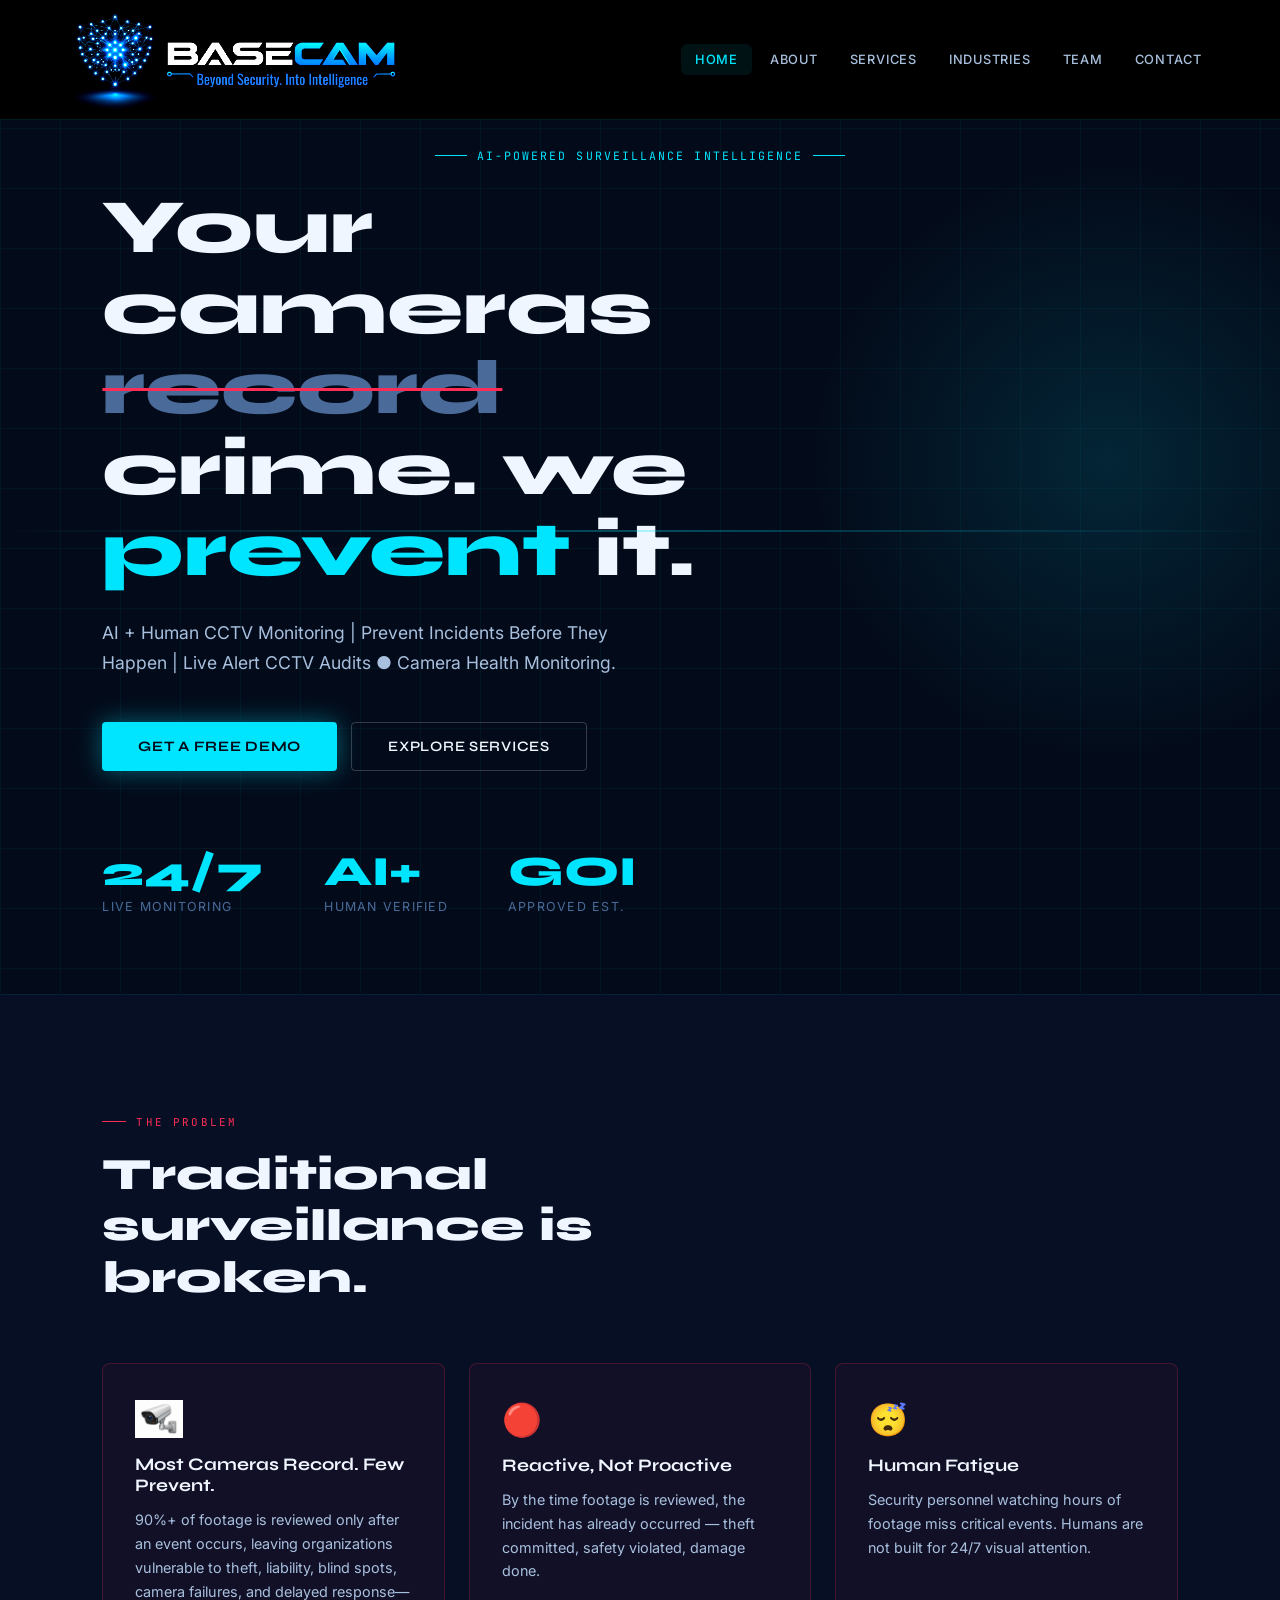
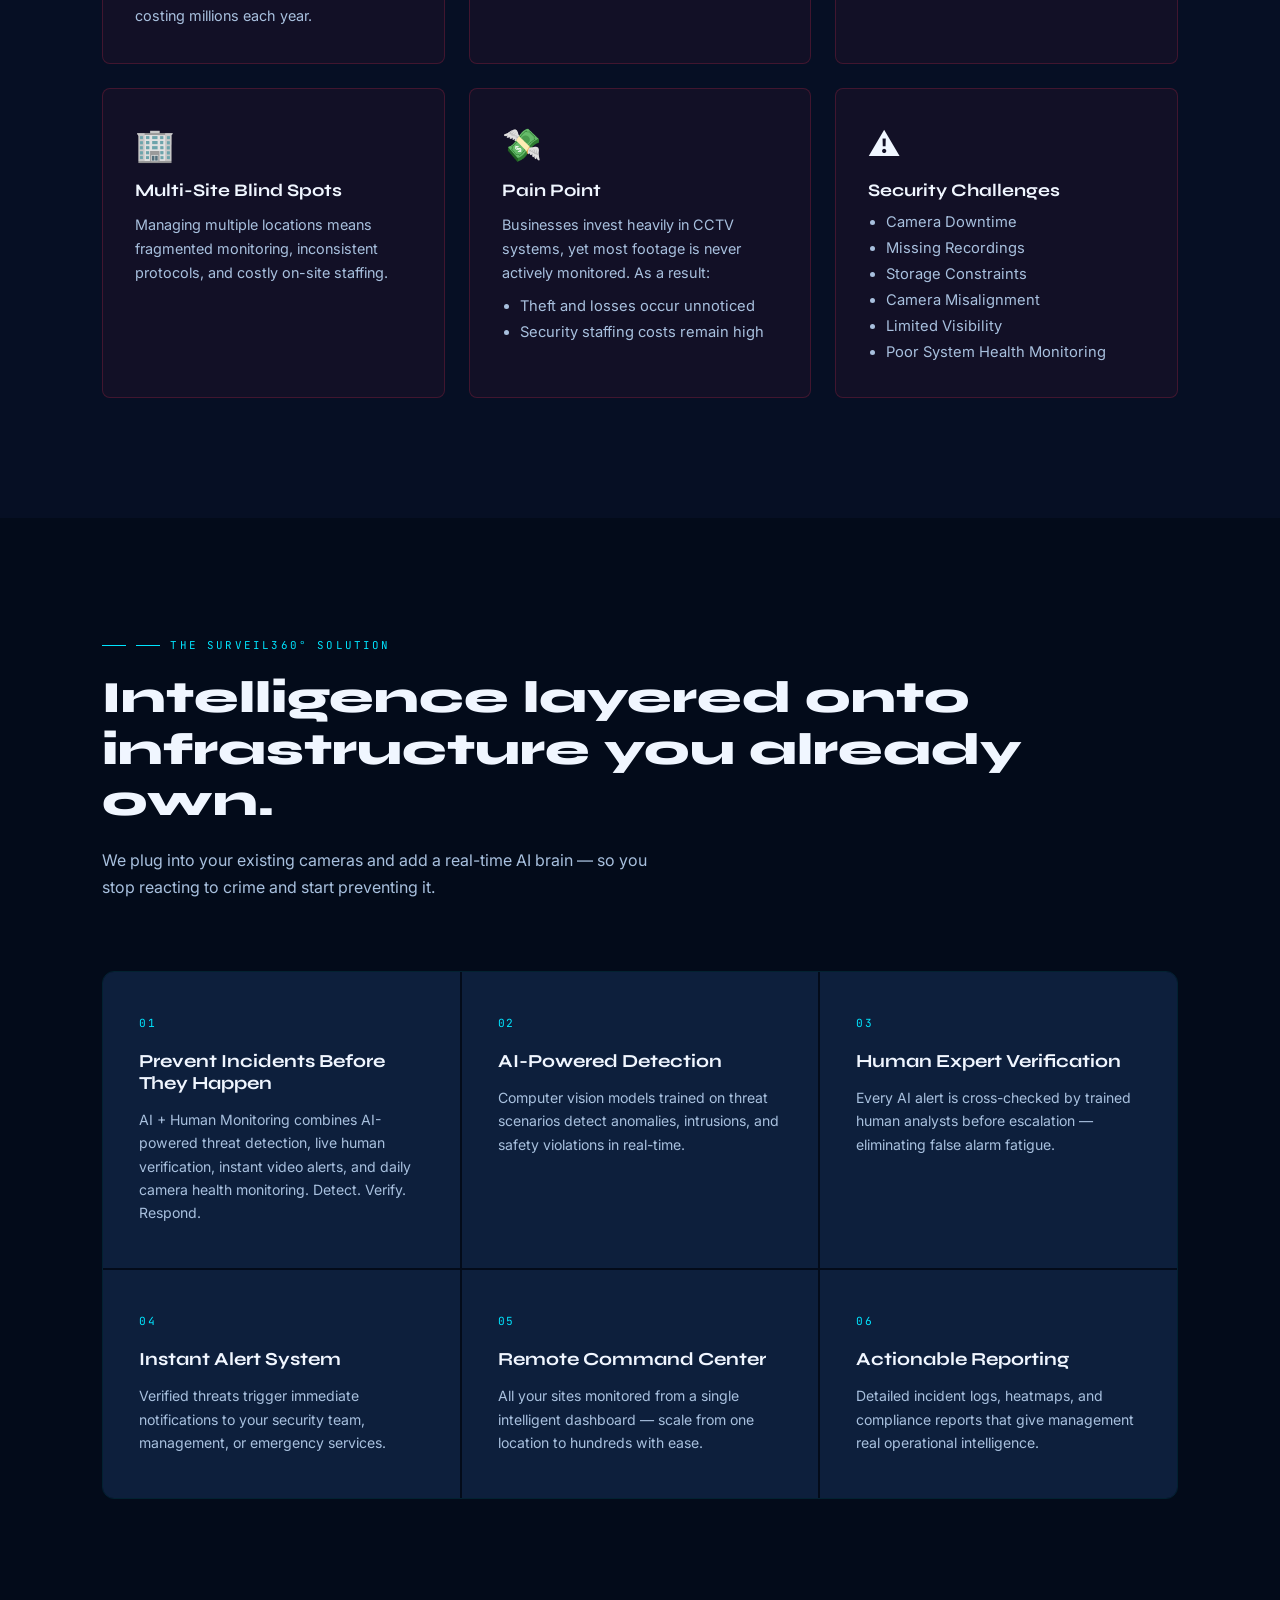
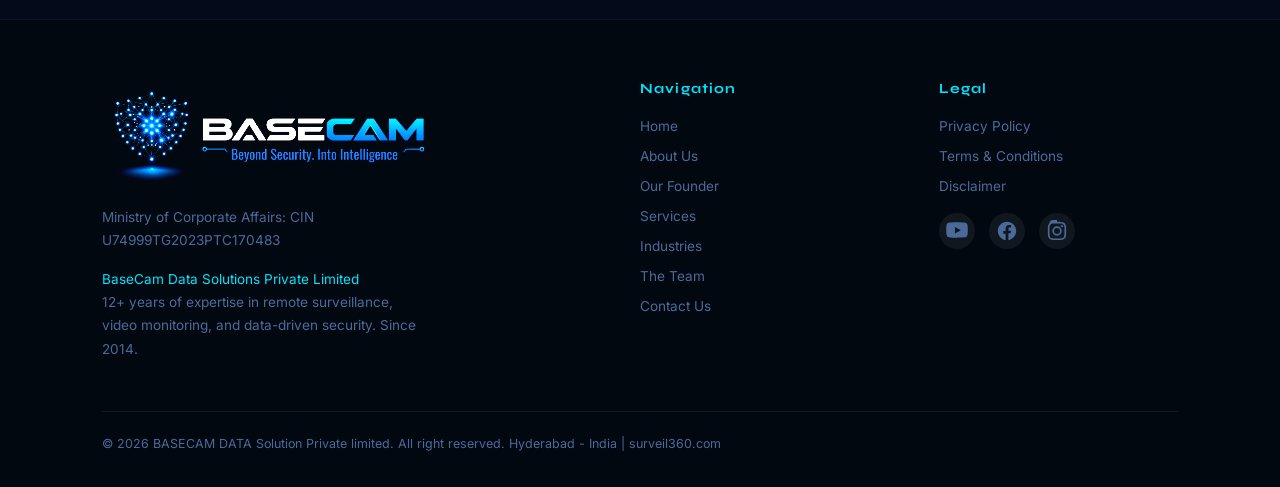
<file: public_html/index.html>
<!DOCTYPE html>
<html lang="en">

<head>
  <meta charset="UTF-8" />
  <meta name="viewport" content="width=device-width, initial-scale=1.0" />
   <meta name="description" content="AI-powered CCTV monitoring with human verification. Detect threats, prevent incidents, and protect your business 24/7 with Surveil360.">
   <meta property="og:title" content="Surveil360 | AI Video Intelligence & Remote Monitoring">

<meta property="og:description" content="AI-powered CCTV monitoring with human verification. Detect threats, prevent incidents, and protect your business 24/7.">

<meta property="og:image" content="https://surveil360.com/images/surveil-og.png">

<meta property="og:url" content="https://surveil360.com/">

<meta property="og:type" content="website">
  <title>Surveil360° | BaseCam Data Solutions Pvt. Ltd.</title>
  <link
    href="https://fonts.googleapis.com/css2?family=Syne:wght@400;600;700;800&family=Inter:wght@300;400;500;600&family=JetBrains+Mono:wght@400;600&display=swap"
    rel="stylesheet" />

  <link rel="icon" type="image/png" href="images/favicon.png">
  <link rel="icon" type="image/png" href="images/favicon.png">
  <link rel="apple-touch-icon" href="images/favicon.png">
  <link rel="stylesheet" href="./css/style.css">
</head>

<body>

  <nav>
    <div class="logo-wrap" onclick="showPage('home')">
      <img class="logo-img" alt="Surveil360 Logo" src="images/Website-Header.JPG" />
    </div>
    <div class="nav-links">
      <a href="#home"><button class="nav-btn active" onclick="showPage('home')">Home</button></a>
      <a href="#about"><button class="nav-btn" onclick="showPage('about')">About</button></a>
      <a href="#services"><button class="nav-btn" onclick="showPage('services')">Services</button></a>
      <a href="#industries"><button class="nav-btn" onclick="showPage('industries')">Industries</button></a>
      <a href="#team"><button class="nav-btn" onclick="showPage('team')">Team</button></a>
      <a href="#contact"> <button class="nav-btn" onclick="showPage('contact')">Contact</button></a>
    </div>
  </nav>

  <!-- ═══════════════ HOME ═══════════════ detect verify respon-->
  <div id="home" class="page active">
    <section class="hero">
      <div class="hero-grid"></div>
      <div class="hero-orb"></div>
      <div class="scanline"></div>
      <div class="hero-eyebrow">AI-Powered Surveillance Intelligence</div>
      <h1>Your cameras <span class="strike">record</span><br />crime. we<br /><em>prevent</em> it.</h1>
      <p class="hero-sub"> AI + Human CCTV Monitoring | Prevent Incidents Before They Happen | Live Alert CCTV Audits ●
        Camera Health Monitoring.</p>
      <div class="hero-cta">
        <button class="btn-primary" onclick="showPage('contact')">Get a Free Demo</button>
        <button class="btn-ghost" onclick="showPage('services')">Explore Services</button>
      </div>
      <div class="hero-stats">
        <div class="stat-item">
          <div class="stat-num">24/7</div>
          <div class="stat-label">Live Monitoring</div>
        </div>
        <div class="stat-item">
          <div class="stat-num">AI+</div>
          <div class="stat-label">Human Verified</div>
        </div>
        <div class="stat-item">
          <div class="stat-num">GOI</div>
          <div class="stat-label">Approved Est.</div>
        </div>
      </div>
    </section>

    <section class="problem-section">
      <div class="section-tag">The Problem</div>
      <h2>Traditional surveillance is broken.</h2>
      <div class="problem-cards">
        <div class="problem-card">
          <div class="icon"><img
              src="[data-uri]"
              alt="CCTV camera" style="width:48px;height:auto;display:block" /></div>
          <h3>Most Cameras Record. Few Prevent.</h3>
          <p>90%+ of footage is reviewed only after an event occurs, leaving organizations vulnerable to theft,
            liability, blind spots, camera failures, and delayed response—costing millions each year.</p>
        </div>
        <div class="problem-card">
          <div class="icon">🔴</div>
          <h3>Reactive, Not Proactive</h3>
          <p>By the time footage is reviewed, the incident has already occurred — theft committed, safety violated,
            damage done.</p>
        </div>
        <div class="problem-card">
          <div class="icon">😴</div>
          <h3>Human Fatigue</h3>
          <p>Security personnel watching hours of footage miss critical events. Humans are not built for 24/7 visual
            attention.</p>
        </div>
        <div class="problem-card">
          <div class="icon">🏢</div>
          <h3>Multi-Site Blind Spots</h3>
          <p>Managing multiple locations means fragmented monitoring, inconsistent protocols, and costly on-site
            staffing.</p>
        </div>
        <div class="problem-card">
          <div class="icon">💸</div>
          <h3>Pain Point</h3>
          <p>Businesses invest heavily in CCTV systems, yet most footage is never actively monitored. As a result:</p>
          <ul style="margin-top:12px;padding-left:18px;display:flex;flex-direction:column;gap:8px;">
            <li style="color:var(--silver);font-size:0.92rem;">Theft and losses occur unnoticed</li>
            <li style="color:var(--silver);font-size:0.92rem;">Security staffing costs remain high</li>
          </ul>
        </div>
        <div class="problem-card">
          <div class="icon">⚠️</div>
          <h3>Security Challenges</h3>
          <ul style="margin-top:12px;padding-left:18px;display:flex;flex-direction:column;gap:8px;">
            <li style="color:var(--silver);font-size:0.92rem;">Camera Downtime</li>
            <li style="color:var(--silver);font-size:0.92rem;">Missing Recordings</li>
            <li style="color:var(--silver);font-size:0.92rem;">Storage Constraints</li>
            <li style="color:var(--silver);font-size:0.92rem;">Camera Misalignment</li>
            <li style="color:var(--silver);font-size:0.92rem;">Limited Visibility</li>
            <li style="color:var(--silver);font-size:0.92rem;">Poor System Health Monitoring</li>
          </ul>
        </div>
      </div>
    </section>

    <section class="solution-section">
      <div class="section-header">
        <div class="section-tag" style="color:var(--electric);--crimson:var(--electric)">
          <span style="display:flex;align-items:center;gap:10px">
            <span style="width:24px;height:1px;background:var(--electric);display:block"></span>
            The Surveil360° Solution
          </span>
        </div>
        <h2>Intelligence layered onto<br />infrastructure you already own.</h2>
        <p>We plug into your existing cameras and add a real-time AI brain — so you stop reacting to crime and start
          preventing it.</p>
      </div>
      <div class="solution-grid">
        <div class="sol-card">
          <div class="sol-num">01</div>
          <h3>Prevent Incidents Before They Happen</h3>
          <p>AI + Human Monitoring combines AI-powered threat detection, live human verification, instant video alerts,
            and daily camera health monitoring. Detect. Verify. Respond.</p>
        </div>
        <div class="sol-card">
          <div class="sol-num">02</div>
          <h3>AI-Powered Detection</h3>
          <p>Computer vision models trained on threat scenarios detect anomalies, intrusions, and safety violations in
            real-time.</p>
        </div>
        <div class="sol-card">
          <div class="sol-num">03</div>
          <h3>Human Expert Verification</h3>
          <p>Every AI alert is cross-checked by trained human analysts before escalation — eliminating false alarm
            fatigue.</p>
        </div>
        <div class="sol-card">
          <div class="sol-num">04</div>
          <h3>Instant Alert System</h3>
          <p>Verified threats trigger immediate notifications to your security team, management, or emergency services.
          </p>
        </div>
        <div class="sol-card">
          <div class="sol-num">05</div>
          <h3>Remote Command Center</h3>
          <p>All your sites monitored from a single intelligent dashboard — scale from one location to hundreds with
            ease.</p>
        </div>
        <div class="sol-card">
          <div class="sol-num">06</div>
          <h3>Actionable Reporting</h3>
          <p>Detailed incident logs, heatmaps, and compliance reports that give management real operational
            intelligence.</p>
        </div>
      </div>
    </section>
  </div>

  <!-- ═══════════════ ABOUT ═══════════════ -->
  <div id="about" class="page">
    <section class="page-hero">
      <div class="ph-tag">About BaseCam Data Solutions</div>
      <h1>India's premier <em>AI surveillance</em><br />intelligence company.</h1>
      <p>Founded with a mission to make proactive security accessible to every business — from single-outlet retail to
        multi-site enterprise operations.</p>
    </section>

    <div class="about-body">
      <div class="about-grid">
        <div class="text-col">
          <h2>Who We Are</h2>
          <p>BaseCam Data Solutions Private Limited is a Government of India approved establishment, operating the
            Surveil360° platform — an AI-powered surveillance intelligence system that transforms passive CCTV cameras
            into active, real-time security agents.</p>
          <p>We believe that advanced security intelligence should not require a massive capital investment. By layering
            our technology onto existing camera infrastructure, we democratise enterprise-grade surveillance for
            businesses of every size.</p>
          <p>Our operations run 24 hours a day, 7 days a week, 365 days a year — with AI detection backed by human
            expert verification. We don't just alert; we verify, escalate, and document every incident with precision.
          </p>
          <h2 style="margin-top:40px">Our Mission</h2>
          <p>To shift the global security paradigm from reactive incident response to proactive threat prevention —
            using AI, human expertise, and real-time intelligence.</p>
          <h2 style="margin-top:40px">Our Journey</h2>
          <p>Incorporated in 2023 under the Ministry of Corporate Affairs, BaseCam Data Solutions has rapidly built a
            proven track record across multiple industries in India, with expansion underway across South Asia and the
            Middle East.</p>
        </div>
        <div class="cert-col">
          <h2 style="font-family:'Syne',sans-serif;font-weight:700;font-size:1.5rem;margin-bottom:28px">Government
            Registrations</h2>
          <div class="cert-cards">
            <div class="cert-card">
              <div class="cert-icon">🏛️</div>
              <div>
                <h4>Ministry of Corporate Affairs</h4>
                <p>CIN No. U74999TG2023PTC170483</p>
              </div>
            </div>
            <div class="cert-card">
              <div class="cert-icon">🏭</div>
              <div>
                <h4>DIPP — Dept. of Commerce</h4>
                <p>Certificate No. DIPP128114<br />Ministry of Commerce & Industry</p>
              </div>
            </div>
            <div class="cert-card">
              <div class="cert-icon">🏢</div>
              <div>
                <h4>Ministry of MSME</h4>
                <p>UDYAM Registration<br />No. UDYAM-TS-O2-0091573</p>
              </div>
            </div>
            <div class="cert-card">
              <div class="cert-icon">✅</div>
              <div>
                <h4>Govt. of India Approved</h4>
                <p>Established & operating under full compliance with Indian regulatory frameworks since 2023.</p>
              </div>
            </div>
          </div>
        </div>
      </div>
    </div>

    <!-- Our Journey -->
    <section class="journey-section">
      <div class="jt-tag">From Partnership to Platform</div>
      <h2>Our Journey</h2>
      <p>BaseCam's story runs from a single travel and forex venture to a structured surveillance-intelligence company
        monitoring thousands of cameras worldwide.</p>
      <div class="timeline-rail">
        <div class="tl-row">
          <span class="tl-yr">2014</span>
          <h4>BaseCamp Data Solutions founded</h4>
          <p>Began as a partnership firm focused on remote monitoring and data-driven surveillance services.</p>
        </div>
        <div class="tl-row">
          <span class="tl-yr">2020</span>
          <h4>Governance restructuring</h4>
          <p>Moved toward a Private Limited structure to support compliance and global scale during a period of
            accelerated demand.</p>
        </div>
        <div class="tl-row">
          <span class="tl-yr">2021</span>
          <h4>Capability building</h4>
          <p>Invested in advanced certifications across AI, cybersecurity, and facial recognition to deepen technical
            capability.</p>
        </div>
        <div class="tl-row">
          <span class="tl-yr">2023</span>
          <h4>Formal incorporation</h4>
          <p>BaseCam Data Solutions Private Limited incorporated, operating under CIN U74999TG2023PTC170483.</p>
        </div>
        <div class="tl-row">
          <span class="tl-yr">Today</span>
          <h4>Surveil360° platform</h4>
          <p>Delivering AI-powered monitoring across retail, industrial, residential, construction sites, gas stations,
            girls' hostels, and religious sectors.</p>
        </div>
      </div>
    </section>

    <!-- Proven Track Record -->
    <section class="track-section">
      <div class="jt-tag">Evidence, Not Claims</div>
      <h2>Proven Track Record</h2>
      <p>Every figure below reflects active monitoring relationships — not capacity, not projections.</p>

      <div class="track-strip">
        <div>
          <div class="track-num">1,200+</div>
          <div class="track-lbl">Retail locations overseen</div>
        </div>
        <div>
          <div class="track-num">9,500+</div>
          <div class="track-lbl">Cameras remotely managed</div>
        </div>
        <div>
          <div class="track-num">250+</div>
          <div class="track-lbl">Trained analysts</div>
        </div>
        <div>
          <div class="track-num">3</div>
          <div class="track-lbl">Round-the-clock shifts</div>
        </div>
      </div>

      <div class="track-subtag">Past Engagement — Previously Monitored</div>
      <div class="track-card">
        <span class="tag">TELECOM RETAIL</span>
        <h4>Verizon Communication Stores</h4>
        <p>Remote surveillance and operational monitoring delivered across Verizon communication store locations in the
          United States, United Kingdom, and Canada.</p>
      </div>
    </section>
  </div>

  <!-- ═══════════════ SERVICES ═══════════════ -->
  <div id="services" class="page">
    <section class="page-hero">
      <div class="ph-tag">What We Offer</div>
      <h1>Surveillance that <em>thinks</em>,<br />not just records.</h1>
      <p>A complete suite of AI-powered security services that layer onto your existing infrastructure.</p>
    </section>

    <div class="services-grid">
      <div class="service-card">
        <div class="s-num">01</div>
        <div class="s-icon">🧠</div>
        <h3>AI Threat Detection</h3>
        <p>Real-time computer vision models trained on thousands of threat scenarios detect intrusions, loitering,
          aggression, and safety violations the moment they occur — not hours later on a review.</p>
        <span class="service-tag">Core Engine</span>
      </div>
      <div class="service-card">
        <div class="s-num">02</div>
        <div class="s-icon">👁️</div>
        <h3>24/7 Remote Monitoring</h3>
        <p>Your cameras are watched around the clock by our AI system and human verification analysts from our remote
          command centre. No staffing gaps. No shift changes. Continuous vigilance.</p>
        <span class="service-tag">Always On</span>
      </div>
      <div class="service-card">
        <div class="s-num">03</div>
        <div class="s-icon">🔔</div>
        <h3>Instant Verified Alerts</h3>
        <p>AI flags an event → human analyst verifies → alert sent within seconds to your security team, management, or
          emergency services. No crying wolf. No missed emergencies.</p>
        <span class="service-tag">Zero False Alarms</span>
      </div>
      <div class="service-card">
        <div class="s-num">04</div>
        <div class="s-icon">📊</div>
        <h3>Operational Intelligence</h3>
        <p>Beyond security — analyse foot traffic, queue lengths, staff compliance, and operational patterns. Turn your
          cameras into a genuine business intelligence tool.</p>
        <span class="service-tag">Business Insight</span>
      </div>
      <div class="service-card">
        <div class="s-num">05</div>
        <div class="s-icon">📋</div>
        <h3>Compliance & Reporting</h3>
        <p>Detailed incident logs, timestamped evidence, compliance dashboards, and exportable reports for management
          reviews, insurance claims, and regulatory audits.</p>
        <span class="service-tag">Documentation</span>
      </div>
      <div class="service-card">
        <div class="s-num">06</div>
        <div class="s-icon">🛠️</div>
        <h3>Camera Health Audits</h3>
        <p>Scheduled diagnostic sweeps across every connected camera — checking feed uptime, lens focus and obstruction,
          night-vision performance, storage integrity, and network latency — so failures are caught and fixed before
          they create a blind spot.</p>
        <span class="service-tag">Proactive Diagnostics</span>
      </div>
    </div>
  </div>

  <!-- ═══════════════ INDUSTRIES ═══════════════ -->
  <div id="industries" class="page">
    <section class="page-hero">
      <div class="ph-tag">Industry Outlook</div>
      <h1>Built for <em>high-risk</em>,<br />multi-site operations.</h1>
      <p>Surveil360° deploys across sectors where security failures are costly, compliance is mandatory, and operational
        oversight is non-negotiable.</p>
    </section>

    <div class="industries-wrap">
      <div class="industry-row">
        <div class="ind-left">
          <div class="ind-icon">🏪</div>
          <div class="ind-name">Retail</div>
          <div class="ind-tag">HIGH PRIORITY</div>
        </div>
        <div class="ind-right">
          <p>Retail is the single largest victim of organised theft and shrinkage globally. Traditional CCTV captures
            the evidence of theft — Surveil360° prevents it. Our AI detects shoplifting behaviour patterns, unusual
            loitering near high-value merchandise, and staff compliance violations in real-time.</p>
          <p>From single-outlet boutiques to national retail chains with hundreds of locations, our platform scales
            without proportionally scaling your security cost.</p>
          <div class="use-cases">
            <span class="use-case">Shoplifting Prevention</span>
            <span class="use-case">Queue Management</span>
            <span class="use-case">Staff Compliance</span>
            <span class="use-case">Inventory Zone Monitoring</span>
            <span class="use-case">After-Hours Intrusion</span>
          </div>
        </div>
      </div>

      <div class="industry-row">
        <div class="ind-left">
          <div class="ind-icon">🏭</div>
          <div class="ind-name">Manufacturing & Warehousing</div>
          <div class="ind-tag">INDUSTRIAL</div>
        </div>
        <div class="ind-right">
          <p>Industrial facilities face unique challenges: vast floor areas, shift-based operations, high-value
            equipment, and strict safety compliance requirements. A single safety protocol violation can cause injury,
            regulatory penalty, or operational shutdown.</p>
          <p>Surveil360° monitors PPE compliance, restricted zone access, machinery safety distances, and fire hazard
            conditions — flagging violations before they become incidents.</p>
          <div class="use-cases">
            <span class="use-case">PPE Compliance</span>
            <span class="use-case">Restricted Zone Access</span>
            <span class="use-case">Fire & Hazard Detection</span>
            <span class="use-case">Perimeter Security</span>
            <span class="use-case">Asset Tracking</span>
          </div>
        </div>
      </div>

      <div class="industry-row">
        <div class="ind-left">
          <div class="ind-icon">🏨</div>
          <div class="ind-name">Hospitality & Hotels</div>
          <div class="ind-tag">PREMIUM</div>
        </div>
        <div class="ind-right">
          <p>Hotels and hospitality venues manage guest security, staff conduct, and asset protection across complex,
            multi-zone environments. A single security incident can cause irreparable reputational damage.</p>
          <p>Our system monitors lobby areas, car parks, back-of-house operations, and guest corridors — ensuring a
            secure environment without compromising the guest experience.</p>
          <div class="use-cases">
            <span class="use-case">Guest Safety</span>
            <span class="use-case">Car Park Monitoring</span>
            <span class="use-case">Staff Conduct</span>
            <span class="use-case">Unauthorised Access</span>
          </div>
        </div>
      </div>

      <div class="industry-row">
        <div class="ind-left">
          <div class="ind-icon">🏫</div>
          <div class="ind-name">Education & Institutions</div>
          <div class="ind-tag">SAFE CAMPUS</div>
        </div>
        <div class="ind-right">
          <p>Schools, colleges, and universities have a duty of care to students, staff, and visitors. Campuses are
            large, often under-staffed from a security perspective, and face risks ranging from unauthorised entry to
            student safety incidents.</p>
          <p>Surveil360° provides comprehensive campus monitoring with after-hours intrusion detection, perimeter
            alerts, and crowd anomaly detection for events and assemblies.</p>
          <div class="use-cases">
            <span class="use-case">Perimeter Monitoring</span>
            <span class="use-case">Unauthorised Entry</span>
            <span class="use-case">Crowd Anomaly</span>
            <span class="use-case">After-Hours Detection</span>
          </div>
        </div>
      </div>

      <div class="industry-row">
        <div class="ind-left">
          <div class="ind-icon">🏥</div>
          <div class="ind-name">Healthcare</div>
          <div class="ind-tag">CRITICAL</div>
        </div>
        <div class="ind-right">
          <p>Hospitals and healthcare facilities are high-stress environments with controlled substance security,
            patient safety, and 24/7 operational requirements. Access control failures in healthcare settings can have
            severe consequences.</p>
          <p>Our platform monitors medication storage areas, restricted wings, patient welfare zones, and facility
            perimeters — providing the security layer that human staff alone cannot maintain.</p>
          <div class="use-cases">
            <span class="use-case">Controlled Access</span>
            <span class="use-case">Patient Safety Monitoring</span>
            <span class="use-case">Asset Security</span>
            <span class="use-case">Staff Safety</span>
          </div>
        </div>
      </div>

      <div class="industry-row">
        <div class="ind-left">
          <div class="ind-icon">⛪</div>
          <div class="ind-name">Religious & Community Sites</div>
          <div class="ind-tag">PUBLIC SAFETY</div>
        </div>
        <div class="ind-right">
          <p>Temples, mosques, churches, and community gathering places draw large crowds at regular intervals, often
            with limited security infrastructure. The open nature of these venues creates unique security challenges.
          </p>
          <p>Surveil360° provides discreet, respectful monitoring that detects crowd surges, unauthorised after-hours
            access, and safety-critical situations without disrupting the sanctity of the space.</p>
          <div class="use-cases">
            <span class="use-case">Crowd Management</span>
            <span class="use-case">After-Hours Security</span>
            <span class="use-case">Donation Box Monitoring</span>
            <span class="use-case">VIP Protection</span>
          </div>
        </div>
      </div>

      <div class="industry-row">
        <div class="ind-left">
          <div class="ind-icon">💎</div>
          <div class="ind-name">Jewelry Shops</div>
          <div class="ind-tag">HIGH VALUE</div>
        </div>
        <div class="ind-right">
          <p>Jewelry retail carries among the highest theft-to-revenue risk of any retail category, with high-value
            inventory concentrated in small, accessible spaces. A single lapse in vigilance can result in significant
            loss.</p>
          <p>Surveil360° monitors display cases, counter interactions, and entry points in real-time — flagging
            suspicious behaviour before merchandise leaves the premises.</p>
          <div class="use-cases">
            <span class="use-case">Display Case Monitoring</span>
            <span class="use-case">Counter Surveillance</span>
            <span class="use-case">Snatch & Grab Detection</span>
            <span class="use-case">After-Hours Intrusion</span>
          </div>
        </div>
      </div>

      <div class="industry-row">
        <div class="ind-left">
          <div class="ind-icon">⛽</div>
          <div class="ind-name">Gas Stations</div>
          <div class="ind-tag">24/7 RISK</div>
        </div>
        <div class="ind-right">
          <p>Gas stations operate around the clock with cash handling, fuel theft, and lone-worker exposure as constant
            risk factors — often with minimal on-site security staff during night hours.</p>
          <p>Our platform monitors pump areas, cash counters, and forecourts continuously, detecting drive-offs,
            altercations, and unauthorised access outside business hours.</p>
          <div class="use-cases">
            <span class="use-case">Fuel Theft Detection</span>
            <span class="use-case">Cash Counter Monitoring</span>
            <span class="use-case">Lone Worker Safety</span>
            <span class="use-case">After-Hours Security</span>
          </div>
        </div>
      </div>

      <div class="industry-row">
        <div class="ind-left">
          <div class="ind-icon">🍽️</div>
          <div class="ind-name">Restaurants</div>
          <div class="ind-tag">SERVICE & SAFETY</div>
        </div>
        <div class="ind-right">
          <p>Restaurants face a unique mix of cash handling, food-safety compliance, staff conduct, and front-of-house
            security risks — all within a fast-paced, high-turnover environment.</p>
          <p>Surveil360° monitors kitchen hygiene compliance, billing counters, dining areas, and back-entry points,
            giving owners oversight across every shift without being physically present.</p>
          <div class="use-cases">
            <span class="use-case">Kitchen Hygiene Compliance</span>
            <span class="use-case">Billing Counter Monitoring</span>
            <span class="use-case">Staff Conduct</span>
            <span class="use-case">Dine-and-Dash Detection</span>
          </div>
        </div>
      </div>

      <div class="industry-row">
        <div class="ind-left">
          <div class="ind-icon">🏋️</div>
          <div class="ind-name">Gyms & Fitness Centers</div>
          <div class="ind-tag">MEMBER SAFETY</div>
        </div>
        <div class="ind-right">
          <p>Gyms operate extended or 24-hour access hours with valuable equipment, locker rooms, and members exercising
            alone — creating both safety and asset-protection challenges.</p>
          <p>Our system monitors equipment areas, entry turnstiles, and common spaces for accidents, equipment misuse,
            theft from lockers, and unauthorised after-hours access.</p>
          <div class="use-cases">
            <span class="use-case">Equipment Monitoring</span>
            <span class="use-case">Locker Room Security</span>
            <span class="use-case">Accident Detection</span>
            <span class="use-case">After-Hours Access Control</span>
          </div>
        </div>
      </div>

      <div class="industry-row">
        <div class="ind-left">
          <div class="ind-icon">🎰</div>
          <div class="ind-name">Casinos</div>
          <div class="ind-tag">REGULATED</div>
        </div>
        <div class="ind-right">
          <p>Casinos operate under strict regulatory surveillance mandates, with high cash volumes, gaming integrity
            requirements, and a need to detect fraud, collusion, and theft in real-time.</p>
          <p>Surveil360° provides continuous monitoring of gaming floors, cash cages, and back-of-house areas —
            supporting compliance while strengthening fraud and theft detection.</p>
          <div class="use-cases">
            <span class="use-case">Gaming Floor Monitoring</span>
            <span class="use-case">Cash Cage Security</span>
            <span class="use-case">Fraud & Collusion Detection</span>
            <span class="use-case">Regulatory Compliance</span>
          </div>
        </div>
      </div>

      <div class="industry-row">
        <div class="ind-left">
          <div class="ind-icon">🏛️</div>
          <div class="ind-name">Government Establishments</div>
          <div class="ind-tag">SECURE PERIMETER</div>
        </div>
        <div class="ind-right">
          <p>Government buildings and public offices require strict access control, perimeter security, and visitor
            management — often across large, multi-entry facilities serving the public daily.</p>
          <p>Our platform monitors entry checkpoints, restricted zones, and public-facing areas, detecting unauthorised
            access and unusual activity while maintaining a record-ready audit trail.</p>
          <div class="use-cases">
            <span class="use-case">Access Control</span>
            <span class="use-case">Perimeter Security</span>
            <span class="use-case">Visitor Management</span>
            <span class="use-case">Restricted Zone Monitoring</span>
          </div>
        </div>
      </div>
    </div>
  </div>
  <div id="team" class="page">
    <section class="page-hero">
      <div class="ph-tag">The People Behind Surveil360°</div>
      <h1>Driven by <em>purpose</em>,<br />built by experts.</h1>
      <p>A team of security professionals, AI engineers, and operations specialists united by a single mission: make
        proactive surveillance accessible to every business in India and beyond.</p>
    </section>

    <div class="team-wrap">
      <div class="team-founder">
        <div class="founder-avatar"><img src="images/Founder-Image.jpeg" alt="Mazher Ali Syed, Founder & CEO" /></div>
        <div>
          <div class="founder-name">Mazher Ali Syed</div>
          <div class="founder-title">Founder, Managing Director & CEO</div>
          <p class="founder-bio">Mazher Ali Syed founded BaseCam Data Solutions with a clear conviction: that the
            security industry was stuck in a reactive loop, and AI had the power to break it. With deep expertise in
            surveillance technology, operational security, and enterprise software, he built Surveil360° from the ground
            up — an intelligence platform that transforms the cameras businesses already own into real-time threat
            prevention systems.</p>
          <p class="founder-bio" style="margin-bottom:28px">Under his leadership, BaseCam has achieved full Government
            of India regulatory approval, secured multiple enterprise clients across Telangana and neighbouring states,
            and established a roadmap for national and international expansion.</p>
          <a href="https://www.linkedin.com/in/mazher-ali-syed-006786361" target="_blank" class="founder-li">
            🔗 Connect on LinkedIn
          </a>
        </div>
      </div>

      <h2 style="font-family:'Syne',sans-serif;font-weight:800;font-size:1.6rem;margin-bottom:36px">Our Core Values</h2>
      <div class="values-grid">
        <div class="value-card">
          <div class="v-icon">🛡️</div>
          <h4>Prevention First</h4>
          <p>We build systems that stop incidents before they happen — not systems that document them after the fact.
          </p>
        </div>
        <div class="value-card">
          <div class="v-icon">🔍</div>
          <h4>Verified Intelligence</h4>
          <p>Every AI alert is human-verified. We never trade accuracy for speed — because false alarms erode trust.</p>
        </div>
        <div class="value-card">
          <div class="v-icon">♻️</div>
          <h4>Zero Waste Capital</h4>
          <p>We maximise the value of infrastructure businesses already own. No new hardware. Maximum new capability.
          </p>
        </div>
        <div class="value-card">
          <div class="v-icon">📈</div>
          <h4>Scalable by Design</h4>
          <p>From one outlet to 500 sites — our platform scales linearly in capability, not in cost.</p>
        </div>
        <div class="value-card">
          <div class="v-icon">🤝</div>
          <h4>Partnership Model</h4>
          <p>We operate as an extension of your security team, not a vendor. Your success is measured in our SLAs.</p>
        </div>
      </div>
    </div>
  </div>

  <!-- ═══════════════ CONTACT ═══════════════ -->
  <div id="privacy" class="page">
    <section class="page-hero">
      <div class="ph-tag">Legal</div>
      <h1>Privacy <em>Policy</em></h1>
      <p>How Surveil360° collects, uses, discloses, and protects your information.</p>
    </section>

    <div class="legal-body">
      <p class="legal-meta">Effective Date: June 23, 2026</p>

      <p>Surveil360 (“Surveil360,” “we,” “our,” or “us”) is a service provided by BaseCam Data Solutions Private
        Limited. We are committed to protecting the privacy and security of our customers, website visitors, business
        partners, and users of our services.</p>
      <p>This Privacy Policy explains how we collect, use, disclose, store, and protect information obtained through our
        website, applications, products, and services.</p>
      <p>By accessing or using www.surveil360.com, you agree to the practices described in this Privacy Policy.</p>

      <h2>1. Information We Collect</h2>
      <h3>A. Information You Provide</h3>
      <p>We may collect information that you voluntarily provide, including:</p>
      <ul>
        <li>Name</li>
        <li>Company name</li>
        <li>Email address</li>
        <li>Phone number</li>
        <li>Job title</li>
        <li>Business address</li>
        <li>Account credentials</li>
        <li>Customer support inquiries</li>
        <li>Information submitted through contact forms</li>
      </ul>

      <h3>B. Device and Technical Information</h3>
      <p>When you visit our website or use our services, we may automatically collect:</p>
      <ul>
        <li>IP address</li>
        <li>Browser type and version</li>
        <li>Operating system</li>
        <li>Device identifiers</li>
        <li>Website usage data</li>
        <li>Referring URLs</li>
        <li>Access times and dates</li>
      </ul>

      <h3>C. Security and Monitoring Data</h3>
      <p>Depending on the services utilized, Surveil360 may process:</p>
      <ul>
        <li>Security event data</li>
        <li>Alarm notifications</li>
        <li>Camera metadata</li>
        <li>Incident reports</li>
        <li>User activity logs</li>
        <li>Monitoring and response records</li>
      </ul>
      <p>We process such information solely for providing, maintaining, and improving our services.</p>

      <h2>2. How We Use Your Information</h2>
      <p>We may use collected information to:</p>
      <ul>
        <li>Provide and operate our services</li>
        <li>Process inquiries and customer requests</li>
        <li>Manage customer accounts</li>
        <li>Deliver monitoring and security-related services</li>
        <li>Improve website functionality and user experience</li>
        <li>Communicate service updates and notifications</li>
        <li>Provide technical support</li>
        <li>Detect, prevent, and investigate fraud, abuse, or security incidents</li>
        <li>Comply with legal obligations</li>
      </ul>

      <h2>3. Legal Basis for Processing</h2>
      <p>Where applicable, we process personal information based on:</p>
      <ul>
        <li>Your consent</li>
        <li>Performance of a contract</li>
        <li>Compliance with legal obligations</li>
        <li>Legitimate business interests, including service improvement and security</li>
      </ul>

      <h2>4. Information Sharing and Disclosure</h2>
      <p>We do not sell personal information.</p>
      <p>We may share information with:</p>
      <ul>
        <li>Authorized service providers and technology partners</li>
        <li>Monitoring and emergency response partners (where applicable)</li>
        <li>Cloud hosting providers</li>
        <li>Professional advisors and auditors</li>
        <li>Government authorities when required by law</li>
        <li>Successors in the event of a merger, acquisition, or corporate restructuring</li>
      </ul>
      <p>All third parties are required to maintain appropriate confidentiality and security measures.</p>

      <h2>5. Data Security</h2>
      <p>We implement commercially reasonable administrative, technical, and physical safeguards designed to protect
        personal information against unauthorized access, disclosure, alteration, or destruction.</p>
      <p>These measures may include:</p>
      <ul>
        <li>Encrypted communications</li>
        <li>Access controls</li>
        <li>Secure cloud infrastructure</li>
        <li>Authentication mechanisms</li>
        <li>Security monitoring and auditing</li>
      </ul>
      <p>While we strive to protect your information, no method of transmission or storage can be guaranteed to be
        completely secure.</p>

      <h2>6. Data Retention</h2>
      <p>We retain personal information only for as long as necessary to:</p>
      <ul>
        <li>Provide our services</li>
        <li>Fulfill contractual obligations</li>
        <li>Resolve disputes</li>
        <li>Enforce agreements</li>
        <li>Comply with legal and regulatory requirements</li>
      </ul>
      <p>Retention periods may vary depending on the nature of the data and applicable laws.</p>

      <h2>7. Cookies and Tracking Technologies</h2>
      <p>Our website may use cookies and similar technologies to:</p>
      <ul>
        <li>Improve website performance</li>
        <li>Remember user preferences</li>
        <li>Analyze website traffic</li>
        <li>Enhance user experience</li>
      </ul>
      <p>Users may manage cookie preferences through their browser settings.</p>

      <h2>8. International Data Transfers</h2>
      <p>Information may be processed and stored in countries other than your country of residence. Where required,
        appropriate safeguards will be implemented to protect personal information during international transfers.</p>

      <h2>9. Your Rights</h2>
      <p>Depending on applicable laws, you may have rights to:</p>
      <ul>
        <li>Access your personal information</li>
        <li>Correct inaccurate information</li>
        <li>Request deletion of personal information</li>
        <li>Restrict or object to processing</li>
        <li>Withdraw consent</li>
        <li>Request data portability</li>
      </ul>
      <p>Requests may be submitted using the contact details provided below.</p>

      <h2>10. Third-Party Websites</h2>
      <p>Our website may contain links to third-party websites. We are not responsible for the privacy practices or
        content of external websites. Users should review the privacy policies of such websites independently.</p>

      <h2>11. Children's Privacy</h2>
      <p>Our services are intended for business and professional use and are not directed toward individuals under the
        age of 18. We do not knowingly collect personal information from children.</p>

      <h2>12. Changes to This Privacy Policy</h2>
      <p>We reserve the right to update this Privacy Policy at any time. Updated versions will be posted on this page
        with a revised effective date.</p>
      <p>Continued use of our services following any changes constitutes acceptance of the updated Privacy Policy.</p>

      <h2>13. Contact Us</h2>
      <p>If you have questions regarding this Privacy Policy or our data practices, please contact:</p>
      <p>
        BaseCam Data Solutions Private Limited<br />
        Service Provider: Surveil360<br />
        Website: <a href="https://www.surveil360.com" target="_blank">www.surveil360.com</a><br />
        Email: <a href="mailto:connect@surveil360.com">connect@surveil360.com</a>
      </p>
      <p>For privacy-related inquiries, requests, or complaints, please contact us using the information above.</p>

      <p>BaseCam Data Solutions Private Limited is committed to maintaining the confidentiality, integrity, and security
        of information entrusted to us by our customers and partners.</p>
    </div>
  </div>

  <div id="terms" class="page">
    <section class="page-hero">
      <div class="ph-tag">Legal</div>
      <h1>Terms and <em>Conditions</em></h1>
      <p>The terms governing your access to and use of Surveil360° products and services.</p>
    </section>

    <div class="legal-body">
      <p class="legal-meta">Effective Date: June 23, 2026</p>

      <h2>1. Introduction</h2>
      <p>Welcome to Surveil360 (“Surveil360,” “we,” “our,” or “us”), a service provided by <strong>BaseCam Data
          Solutions Private Limited</strong>.</p>
      <p>These Terms and Conditions (“Terms”) govern your access to and use of the Surveil360 website, applications,
        products, software, and services available through www.surveil360.com.</p>
      <p>By accessing or using our website or services, you agree to be bound by these Terms. If you do not agree with
        any part of these Terms, you must discontinue use of our services.</p>

      <h2>2. Eligibility</h2>
      <p>You represent and warrant that:</p>
      <ul>
        <li>You are at least 18 years of age.</li>
        <li>You have the legal authority to enter into binding agreements.</li>
        <li>You are authorized to act on behalf of any company or organization you represent.</li>
      </ul>

      <h2>3. Services</h2>
      <p>Surveil360 provides security technology solutions, monitoring platforms, video surveillance services,
        analytics, alarm management, incident reporting, and related security services.</p>
      <p>The availability, functionality, and features of our services may be modified, updated, suspended, or
        discontinued at any time without prior notice.</p>

      <h2>4. Account Registration</h2>
      <p>Certain services may require account registration.</p>
      <p>You agree to:</p>
      <ul>
        <li>Provide accurate and complete information.</li>
        <li>Maintain the confidentiality of login credentials.</li>
        <li>Promptly update account information when necessary.</li>
        <li>Notify us immediately of any unauthorized access or security breach.</li>
      </ul>
      <p>You are solely responsible for activities occurring under your account.</p>

      <h2>5. Acceptable Use</h2>
      <p>You agree not to:</p>
      <ul>
        <li>Use the services for unlawful purposes.</li>
        <li>Attempt unauthorized access to systems or networks.</li>
        <li>Interfere with service operations.</li>
        <li>Upload malicious software, malware, or harmful code.</li>
        <li>Reverse engineer, decompile, or attempt to extract source code.</li>
        <li>Violate any applicable laws or regulations.</li>
        <li>Use the services to infringe intellectual property rights.</li>
      </ul>
      <p>Any misuse may result in suspension or termination of access.</p>

      <h2>6. Intellectual Property</h2>
      <p>All content, software, technology, trademarks, logos, graphics, text, designs, and materials associated with
        Surveil360 are the property of BaseCam Data Solutions Private Limited or its licensors.</p>
      <p>Nothing in these Terms grants any ownership rights to users.</p>
      <p>Users may not reproduce, distribute, modify, or create derivative works without prior written permission.</p>

      <h2>7. Customer Data</h2>
      <p>Customers retain ownership of data they submit or generate through the services.</p>
      <p>By using our services, you grant Surveil360 a limited right to process, store, transmit, and analyze such data
        solely for:</p>
      <ul>
        <li>Delivering services</li>
        <li>Maintaining system functionality</li>
        <li>Providing technical support</li>
        <li>Security and compliance purposes</li>
      </ul>
      <p>Customers are responsible for ensuring they have all necessary permissions and legal rights to provide such
        data.</p>

      <h2>8. Monitoring and Emergency Response Disclaimer</h2>
      <p>Where monitoring, alerting, or emergency response features are provided:</p>
      <ul>
        <li>Surveil360 does not guarantee prevention of crime, loss, injury, or damage.</li>
        <li>Alerts may be delayed, interrupted, or unavailable due to technical failures, network outages, third-party
          services, or circumstances beyond our control.</li>
        <li>Customers remain responsible for maintaining appropriate security procedures and safeguards.</li>
      </ul>
      <p>Surveil360 shall not be liable for losses arising from missed, delayed, or unsuccessful alerts or responses.
      </p>

      <h2>9. Fees and Payments</h2>
      <p>Certain services may require payment.</p>
      <p>Customers agree to:</p>
      <ul>
        <li>Pay all applicable fees.</li>
        <li>Provide valid payment information.</li>
        <li>Pay applicable taxes and government charges.</li>
      </ul>
      <p>Failure to make timely payments may result in suspension or termination of services.</p>
      <p>Unless otherwise stated in a written agreement, fees are non-refundable.</p>

      <h2>10. Service Availability</h2>
      <p>While we strive to provide reliable service, we do not guarantee uninterrupted or error-free operation.</p>
      <p>Service interruptions may occur due to:</p>
      <ul>
        <li>Maintenance activities</li>
        <li>Software updates</li>
        <li>Network outages</li>
        <li>Third-party service failures</li>
        <li>Force majeure events</li>
      </ul>

      <h2>11. Third-Party Services</h2>
      <p>Our services may integrate with third-party providers, including cloud services, communication platforms,
        emergency response providers, hardware manufacturers, and software vendors.</p>
      <p>We are not responsible for:</p>
      <ul>
        <li>Third-party products or services</li>
        <li>Third-party downtime</li>
        <li>Third-party policies or practices</li>
      </ul>
      <p>Your use of third-party services may be subject to separate terms.</p>

      <h2>12. Limitation of Liability</h2>
      <p>To the maximum extent permitted by law, BaseCam Data Solutions Private Limited, its directors, officers,
        employees, affiliates, and partners shall not be liable for:</p>
      <ul>
        <li>Indirect damages</li>
        <li>Incidental damages</li>
        <li>Special damages</li>
        <li>Consequential damages</li>
        <li>Loss of profits</li>
        <li>Loss of revenue</li>
        <li>Loss of data</li>
        <li>Business interruption</li>
      </ul>
      <p>In all circumstances, our total liability shall not exceed the amount paid by the customer for the services
        during the preceding twelve (12) months.</p>

      <h2>13. Indemnification</h2>
      <p>You agree to defend, indemnify, and hold harmless BaseCam Data Solutions Private Limited from any claims,
        damages, liabilities, losses, costs, or expenses arising from:</p>
      <ul>
        <li>Your use of the services</li>
        <li>Violation of these Terms</li>
        <li>Violation of applicable laws</li>
        <li>Infringement of third-party rights</li>
      </ul>

      <h2>14. Confidentiality</h2>
      <p>Both parties agree to protect confidential information disclosed during the course of business and not disclose
        such information to unauthorized third parties except as required by law.</p>

      <h2>15. Termination</h2>
      <p>We may suspend or terminate access to services at any time if:</p>
      <ul>
        <li>These Terms are violated.</li>
        <li>Fraudulent activity is suspected.</li>
        <li>Required payments are not made.</li>
        <li>Continued access creates security risks.</li>
      </ul>
      <p>Termination shall not affect accrued rights or obligations.</p>

      <h2>16. Force Majeure</h2>
      <p>Surveil360 shall not be responsible for delays or failures caused by events beyond reasonable control,
        including:</p>
      <ul>
        <li>Natural disasters</li>
        <li>Power failures</li>
        <li>Internet outages</li>
        <li>Cyberattacks</li>
        <li>Government actions</li>
        <li>Labor disputes</li>
        <li>Acts of war or terrorism</li>
      </ul>

      <h2>17. Governing Law</h2>
      <p>These Terms shall be governed by and interpreted in accordance with the laws of India.</p>
      <p>Any disputes arising from these Terms shall be subject to the exclusive jurisdiction of the competent courts
        having jurisdiction over the registered office of BaseCam Data Solutions Private Limited.</p>

      <h2>18. Changes to Terms</h2>
      <p>We reserve the right to modify these Terms at any time.</p>
      <p>Updated versions will be posted on this page with a revised effective date.</p>
      <p>Continued use of the services after such updates constitutes acceptance of the revised Terms.</p>

      <h2>19. Contact Information</h2>
      <p>For questions regarding these Terms and Conditions, please contact:</p>
      <p>
        <strong>BaseCam Data Solutions Private Limited</strong><br />
        Website: <a href="https://www.surveil360.com" target="_blank">www.surveil360.com</a><br />
        Email: <a href="mailto:connect@surveil360.com">connect@surveil360.com</a>
      </p>
      <p>By accessing or using Surveil360 services, you acknowledge that you have read, understood, and agreed to these
        Terms and Conditions.</p>
    </div>
  </div>

  <div id="disclaimer" class="page">
    <section class="page-hero">
      <div class="ph-tag">Legal</div>
      <h1>Disclaimer</h1>
      <p>Important information regarding the use of Surveil360° and this website.</p>
    </section>

    <div class="legal-body">
      <p class="legal-meta">Effective Date: June 23, 2026</p>

      <h2>Website Disclaimer</h2>
      <p>This Disclaimer governs your use of Surveil360 and the website located at www.surveil360.com (“Website”),
        operated by <strong>BaseCam Data Solutions Private Limited</strong> (“Surveil360,” “we,” “our,” or “us”).</p>
      <p>By accessing or using this Website or any related services, you acknowledge and agree to the terms of this
        Disclaimer.</p>

      <h2>1. General Information</h2>
      <p>The information provided on this Website is for general informational and business purposes only.</p>
      <p>While we strive to keep all information accurate, current, and reliable, Surveil360 makes no representations or
        warranties of any kind, express or implied, regarding:</p>
      <ul>
        <li>Accuracy</li>
        <li>Completeness</li>
        <li>Reliability</li>
        <li>Suitability</li>
        <li>Availability</li>
        <li>Timeliness</li>
      </ul>
      <p>of any information, products, services, graphics, content, or materials contained on this Website.</p>
      <p>Any reliance you place on such information is strictly at your own risk.</p>

      <h2>2. No Professional Advice</h2>
      <p>The content on this Website does not constitute legal, financial, regulatory, insurance, security consulting,
        or professional advice.</p>
      <p>Users should seek independent professional advice before making decisions based on information obtained from
        this Website.</p>

      <h2>3. Security Services Disclaimer</h2>
      <p>Surveil360 provides technology platforms, monitoring solutions, surveillance integrations, analytics, alerts,
        and related security services.</p>
      <p>However:</p>
      <ul>
        <li>No security system can guarantee complete protection against theft, vandalism, cyberattacks, unauthorized
          access, property damage, injury, or criminal activity.</li>
        <li>Security incidents may occur despite the use of our products or services.</li>
        <li>Users remain responsible for implementing appropriate security measures and risk management procedures.</li>
      </ul>
      <p>Surveil360 does not guarantee prevention of any loss, damage, injury, or criminal event.</p>

      <h2>4. Monitoring and Alert Notifications</h2>
      <p>Where monitoring, notifications, or alert services are provided:</p>
      <ul>
        <li>Alerts may be delayed, interrupted, inaccurate, or unavailable.</li>
        <li>Internet outages, power failures, hardware malfunctions, software issues, mobile carrier disruptions, or
          third-party service failures may impact performance.</li>
        <li>Delivery of alerts is not guaranteed.</li>
      </ul>
      <p>Users should not rely solely on alerts, notifications, or monitoring services as their only means of protection
        or emergency response.</p>

      <h2>5. Third-Party Services and Integrations</h2>
      <p>Surveil360 may integrate with third-party providers, platforms, applications, devices, communication services,
        cloud providers, or emergency response services.</p>
      <p>We are not responsible for:</p>
      <ul>
        <li>Third-party service interruptions</li>
        <li>Third-party policies</li>
        <li>Third-party actions or omissions</li>
        <li>Data handled by third-party providers</li>
        <li>Availability or performance of third-party products</li>
      </ul>
      <p>Your use of such services is subject to their respective terms and policies.</p>

      <h2>6. Website Availability</h2>
      <p>We do not guarantee uninterrupted access to the Website.</p>
      <p>The Website may be unavailable from time to time due to:</p>
      <ul>
        <li>Scheduled maintenance</li>
        <li>System upgrades</li>
        <li>Technical failures</li>
        <li>Network disruptions</li>
        <li>Events beyond our reasonable control</li>
      </ul>
      <p>We reserve the right to modify, suspend, or discontinue any part of the Website without prior notice.</p>

      <h2>7. External Links Disclaimer</h2>
      <p>This Website may contain links to external websites operated by third parties.</p>
      <p>Such links are provided solely for convenience.</p>
      <p>Surveil360 does not endorse, control, or assume responsibility for:</p>
      <ul>
        <li>Third-party content</li>
        <li>Products or services</li>
        <li>Privacy practices</li>
        <li>Website accuracy</li>
      </ul>
      <p>Users access third-party websites at their own risk.</p>

      <h2>8. Limitation of Liability</h2>
      <p>To the fullest extent permitted by applicable law, BaseCam Data Solutions Private Limited shall not be liable
        for any:</p>
      <ul>
        <li>Direct losses</li>
        <li>Indirect losses</li>
        <li>Incidental damages</li>
        <li>Consequential damages</li>
        <li>Special damages</li>
        <li>Loss of profits</li>
        <li>Loss of business opportunities</li>
        <li>Loss of data</li>
        <li>Business interruption</li>
      </ul>
      <p>arising from or related to the use of the Website, products, services, monitoring systems, alerts, or
        information provided by Surveil360.</p>

      <h2>9. No Warranties</h2>
      <p>All Website content, products, and services are provided on an “AS IS” and “AS AVAILABLE” basis.</p>
      <p>Surveil360 expressly disclaims all warranties, including but not limited to:</p>
      <ul>
        <li>Merchantability</li>
        <li>Fitness for a particular purpose</li>
        <li>Non-infringement</li>
        <li>Availability</li>
        <li>Security</li>
        <li>Accuracy</li>
      </ul>
      <p>No guarantee is made that the Website or services will be free from errors, interruptions, viruses, or other
        harmful components.</p>

      <h2>10. Testimonials and Case Studies</h2>
      <p>Testimonials, case studies, customer feedback, and success stories displayed on this Website reflect individual
        experiences and results.</p>
      <p>They do not guarantee similar outcomes for all users.</p>
      <p>Results may vary depending on circumstances, implementation, and external factors.</p>

      <h2>11. Changes to This Disclaimer</h2>
      <p>We reserve the right to update or modify this Disclaimer at any time without prior notice.</p>
      <p>Changes become effective immediately upon publication on this Website.</p>
      <p>Continued use of the Website constitutes acceptance of the revised Disclaimer.</p>

      <h2>12. Contact Information</h2>
      <p>For questions regarding this Disclaimer, please contact:</p>
      <p>
        <strong>BaseCam Data Solutions Private Limited</strong><br />
        Website: <a href="https://www.surveil360.com" target="_blank">www.surveil360.com</a><br />
        Email: <a href="mailto:connect@surveil360.com">connect@surveil360.com</a>
      </p>
      <p>By accessing or using Surveil360 services and this Website, you acknowledge that you have read, understood, and
        agreed to this Disclaimer.</p>
    </div>
  </div>

  <div id="contact" class="page">
    <section class="page-hero">
      <div class="ph-tag">Get In Touch</div>
      <h1>Start <em>preventing</em> incidents<br />from day one.</h1>
      <p>Book a free demonstration and see how Surveil360° turns your existing cameras into an active intelligence
        system — no commitment required.</p>
    </section>

    <div class="contact-wrap">
      <div class="contact-info">
        <h3>Contact Information</h3>
        <div class="contact-item">
          <div class="c-icon">🏢</div>
          <div>
            <h4>Company</h4>
            <p>BaseCam Data Solutions Private Limited<br />Operating as Surveil360°</p>
          </div>
        </div>
        <div class="contact-item">
          <div class="c-icon">📍</div>
          <div>
            <h4>Registered Location</h4>
            <p>Telangana, India<br />(Hyderabad Operations)</p>
          </div>
        </div>
        <div class="contact-item">
          <div class="c-icon">🌐</div>
          <div>
            <h4>Website</h4>
            <p><a href="https://surveil360.com" target="_blank" style="color:var(--electric)">surveil360.com</a></p>
          </div>
        </div>
        <div class="contact-item">
          <div class="c-icon">🔗</div>
          <div>
            <h4>LinkedIn</h4>
            <p><a href="https://www.linkedin.com/in/mazher-ali-syed-006786361" target="_blank"
                style="color:var(--electric)">Connect with the Founder</a></p>
          </div>
        </div>
        <div class="contact-item">
          <div class="c-icon">⚡</div>
          <div>
            <h4>Response Time</h4>
            <p>We respond to all demo requests within 24 business hours. Enterprise inquiries prioritised.</p>
          </div>
        </div>
      </div>
      <form action="https://formsubmit.co/basecamdata@gmail.com" method="POST">
        <input type="hidden" name="_subject" value="New Demo Request – Surveil360" />
        <input type="hidden" name="_captcha" value="false" />
        <input type="hidden" name="_next" value="https://yourdomain.com/thank-you.html" />

        <div class="contact-form">
          <h3>Request a Free Demo</h3>

          <div class="form-group">
            <label>Full Name</label>
            <input type="text" name="name" placeholder="Your name" required />
          </div>

          <div class="form-group">
            <label>Company / Organisation</label>
            <input type="text" name="company" placeholder="Your company name" />
          </div>

          <div class="form-group">
            <label>Email Address</label>
            <input type="email" name="email" placeholder="your@email.com" required />
          </div>

          <div class="form-group">
            <label>Phone Number</label>
            <input type="tel" name="phone" placeholder="+91 XXXXX XXXXX" />
          </div>

          <div class="form-group">
            <label>Industry</label>
            <select name="industry">
              <option value="">Select your industry</option>
              <option>Retail</option>
              <option>Manufacturing & Warehousing</option>
              <option>Hospitality & Hotels</option>
              <option>Healthcare</option>
              <option>Education & Institutions</option>
              <option>Religious & Community Sites</option>
              <option>Other</option>
            </select>
          </div>

          <div class="form-group">
            <label>Number of Camera Locations</label>
            <select name="camera_count">
              <option value="">Select scale</option>
              <option>1–5 cameras</option>
              <option>6–20 cameras</option>
              <option>21–100 cameras</option>
              <option>100+ cameras (Enterprise)</option>
            </select>
          </div>

          <div class="form-group">
            <label>Message (Optional)</label>
            <textarea name="message"
              placeholder="Tell us about your current security setup and what you're looking to achieve…"></textarea>
          </div>

          <button type="submit" class="btn-primary form-submit">Request Free Demo →</button>
        </div>
      </form>
    </div>
  </div>

  <!-- ═══════════════ FOOTER ═══════════════ -->
  <footer>
    <div class="footer-grid">
      <div class="footer-brand">
        <img src="images/Website-Header.JPG" class="logo-img footer-logo-img" alt="Surveil360 Logo" />
           <p class="footer-brand-cin-num">Ministry of Corporate Affairs: CIN U74999TG2023PTC170483</p>
        <p style="font-size:0.85rem;color:var(--muted);line-height:1.7;max-width:320px"><a>BaseCam Data Solutions
            Private Limited  <br>
          
          </a>12+ years of expertise in remote surveillance, video monitoring, and data-driven security. Since 2014.
          </p>
       
      </div>
      <div class="footer-col">
        <h4>Navigation</h4>
        <ul>
          <li><a href="#" onclick="showPage('home')">Home</a></li>
          <li><a href="#" onclick="showPage('about')">About Us</a></li>
          <li><a href="/public_html/mazher-profile.html" target="_blank" onclick="showPage()"> Our Founder</a></li>
          <li><a href="#" onclick="showPage('services')">Services</a></li>
          <li><a href="#" onclick="showPage('industries')">Industries</a></li>
          <li><a href="#" onclick="showPage('team')">The Team</a></li>
          <li><a href="#" onclick="showPage('contact')">Contact Us</a></li>
        </ul>
      </div>
      <div class="footer-col">
        <h4>Legal</h4>
        <ul>
          <li><a href="#" onclick="showPage('privacy')">Privacy Policy</a></li>
          <li><a href="#" onclick="showPage('terms')">Terms & Conditions</a></li>
          <li><a href="#" onclick="showPage('disclaimer')">Disclaimer</a></li>
        </ul>
        <div class="footer-social">
          <a href="https://www.youtube.com/@Surveil360Nexus" target="_blank" rel="noopener" aria-label="YouTube"
            class="social-icon">
            <svg viewBox="0 0 24 24" width="22" height="22" fill="currentColor">
              <path
                d="M23.5 6.2s-.23-1.64-.94-2.36c-.9-.94-1.9-.95-2.36-1C16.9 2.5 12 2.5 12 2.5h-.01s-4.89 0-8.19.34c-.46.05-1.46.06-2.36 1C.73 4.56.5 6.2.5 6.2S.27 8.12.27 10.04v1.8c0 1.92.23 3.84.23 3.84s.23 1.64.94 2.36c.9.94 2.08.91 2.6 1.01 1.89.18 8 .24 8 .24s4.9-.01 8.2-.35c.46-.05 1.46-.06 2.36-1 .71-.72.94-2.36.94-2.36s.23-1.92.23-3.84v-1.8c0-1.92-.23-3.84-.23-3.84zM9.75 14.85V7.62l6.5 3.62-6.5 3.61z" />
            </svg>
          </a>
          <a href="https://www.facebook.com/Surveil360" target="_blank" rel="noopener" aria-label="Facebook"
            class="social-icon">
            <svg viewBox="0 0 24 24" width="22" height="22" fill="currentColor">
              <path
                d="M22 12.06C22 6.5 17.52 2 12 2S2 6.5 2 12.06c0 5 3.66 9.15 8.44 9.94v-7.03H7.9v-2.91h2.54V9.41c0-2.5 1.49-3.89 3.78-3.89 1.1 0 2.24.2 2.24.2v2.46h-1.26c-1.24 0-1.63.77-1.63 1.56v1.87h2.78l-.44 2.91h-2.34V22c4.78-.79 8.44-4.94 8.44-9.94z" />
            </svg>
          </a>
          <a href="https://www.instagram.com/surveil360?igsh=Z2kxdDk2ejM2bHl3" target="_blank" rel="noopener"
            aria-label="Instagram" class="social-icon">
            <svg viewBox="0 0 24 24" width="22" height="22" fill="currentColor">
              <path
                d="M12 2c2.72 0 3.05.01 4.12.06 1.07.05 1.79.22 2.43.46.66.25 1.21.6 1.76 1.15.5.5.84 1.02 1.13 1.7.24.6.4 1.32.45 2.44.05 1.07.06 1.4.06 4.12s-.01 3.05-.06 4.12c-.05 1.12-.21 1.84-.45 2.44a4.6 4.6 0 0 1-1.13 1.7 4.7 4.7 0 0 1-1.76 1.15c-.64.24-1.36.41-2.43.46-1.07.05-1.4.06-4.12.06s-3.05-.01-4.12-.06c-1.07-.05-1.79-.22-2.43-.46a4.7 4.7 0 0 1-1.76-1.15 4.6 4.6 0 0 1-1.13-1.7c-.24-.6-.4-1.32-.45-2.44C2.01 15.05 2 14.72 2 12s.01-3.05.06-4.12c.05-1.12.21-1.84.45-2.44.29-.68.63-1.2 1.13-1.7A4.7 4.7 0 0 1 5.4.59C6.04.35 6.76.18 7.88.13 8.95.08 9.28.07 12 .07zm0 1.8c-2.67 0-2.99.01-4.04.06-.97.04-1.5.2-1.85.34-.46.18-.79.39-1.14.74-.35.35-.56.68-.74 1.14-.14.35-.3.88-.34 1.85C3.83 9.01 3.82 9.33 3.82 12s.01 2.99.06 4.04c.04.97.2 1.5.34 1.85.18.46.39.79.74 1.14.35.35.68.56 1.14.74.35.14.88.3 1.85.34 1.05.05 1.37.06 4.04.06s2.99-.01 4.04-.06c.97-.04 1.5-.2 1.85-.34.46-.18.79-.39 1.14-.74.35-.35.56-.68.74-1.14.14-.35.3-.88.34-1.85.05-1.05.06-1.37.06-4.04s-.01-2.99-.06-4.04c-.04-.97-.2-1.5-.34-1.85a3 3 0 0 0-.74-1.14 3 3 0 0 0-1.14-.74c-.35-.14-.88-.3-1.85-.34C14.99 3.82 14.67 3.81 12 3.81zm0 3.06a5.13 5.13 0 1 1 0 10.26 5.13 5.13 0 0 1 0-10.26zm0 1.8a3.33 3.33 0 1 0 0 6.66 3.33 3.33 0 0 0 0-6.66zm6.54-1.97a1.2 1.2 0 1 1-2.4 0 1.2 1.2 0 0 1 2.4 0z" />
            </svg>
          </a>
        </div>
      </div>
    </div>
    <div class="footer-bottom">
      <p>© 2026 BASECAM DATA Solution Private limited. All right reserved. Hyderabad - India |<a href="https://www.surveil360.com/" class="footer-bottom-light"> surveil360.com</a></p>
    </div>
  </footer>

  <script src="script.js">

  </script>
</body>

</html>
</file>
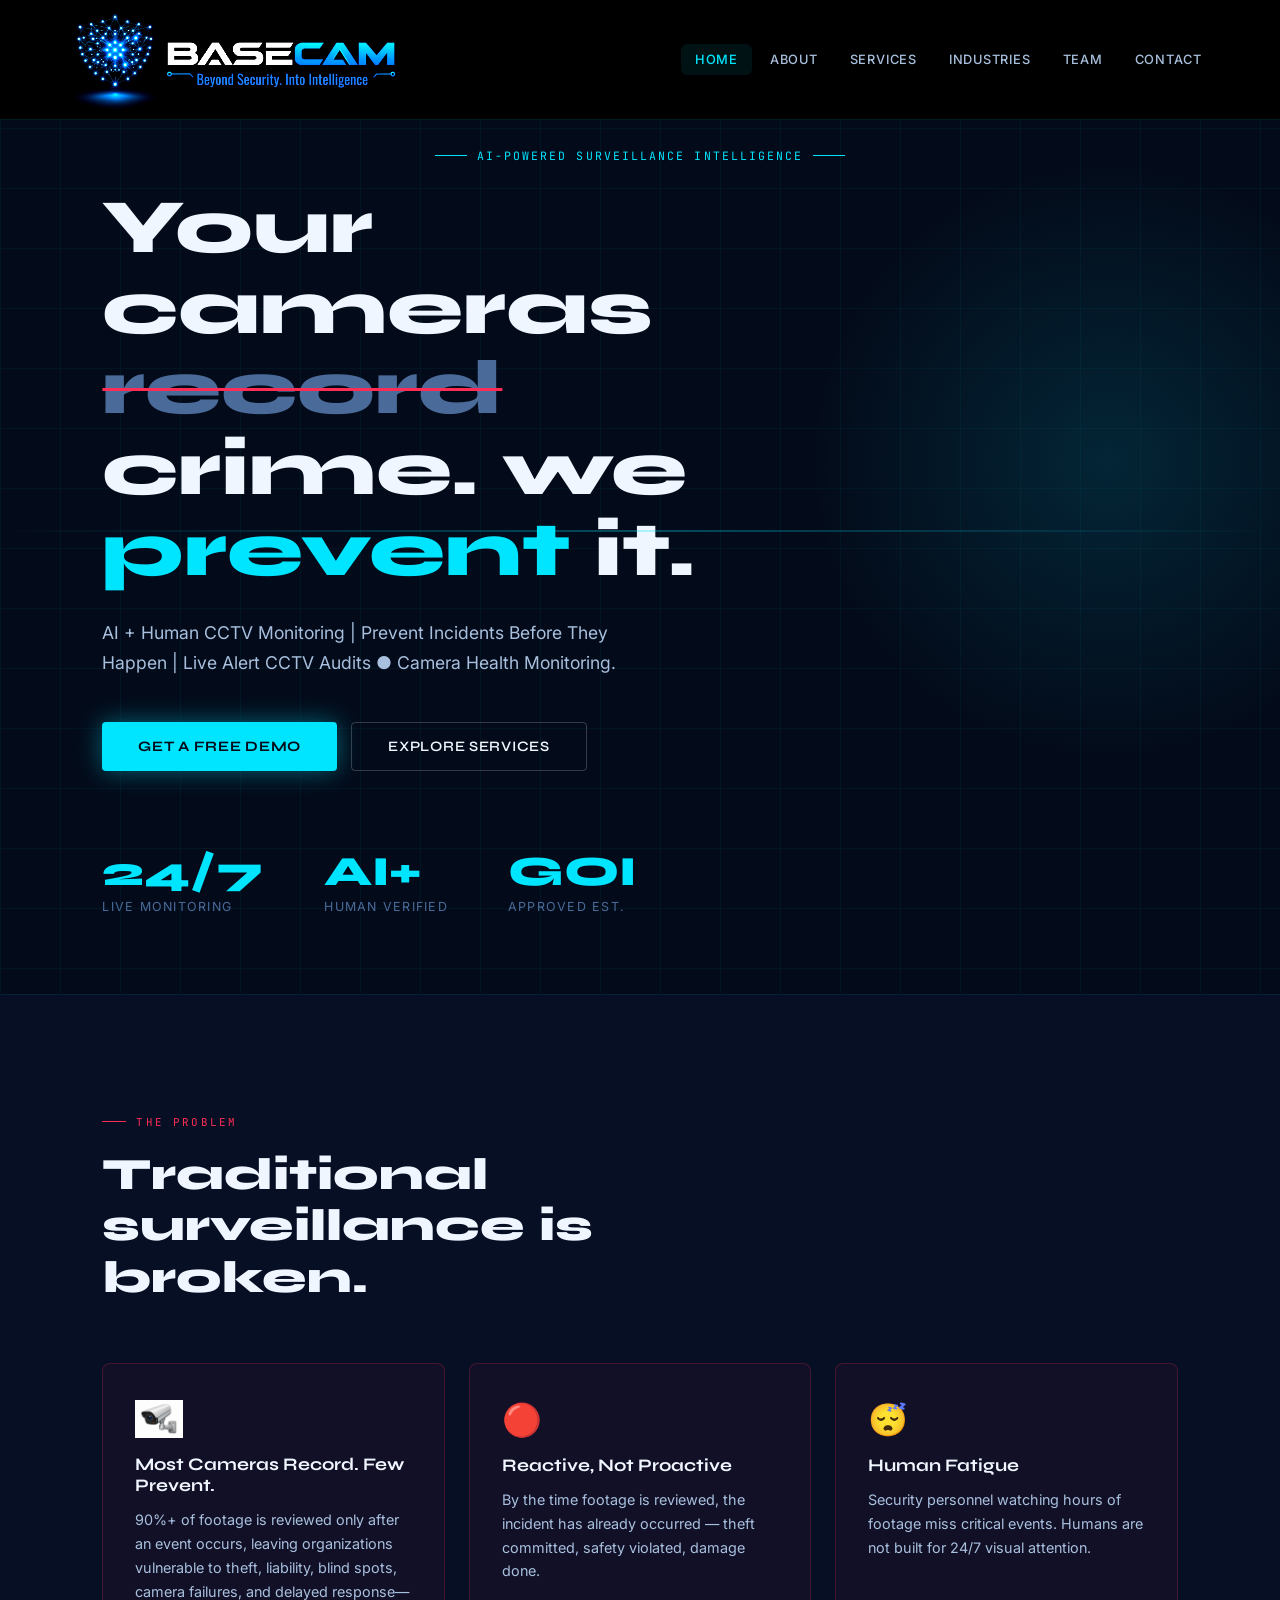
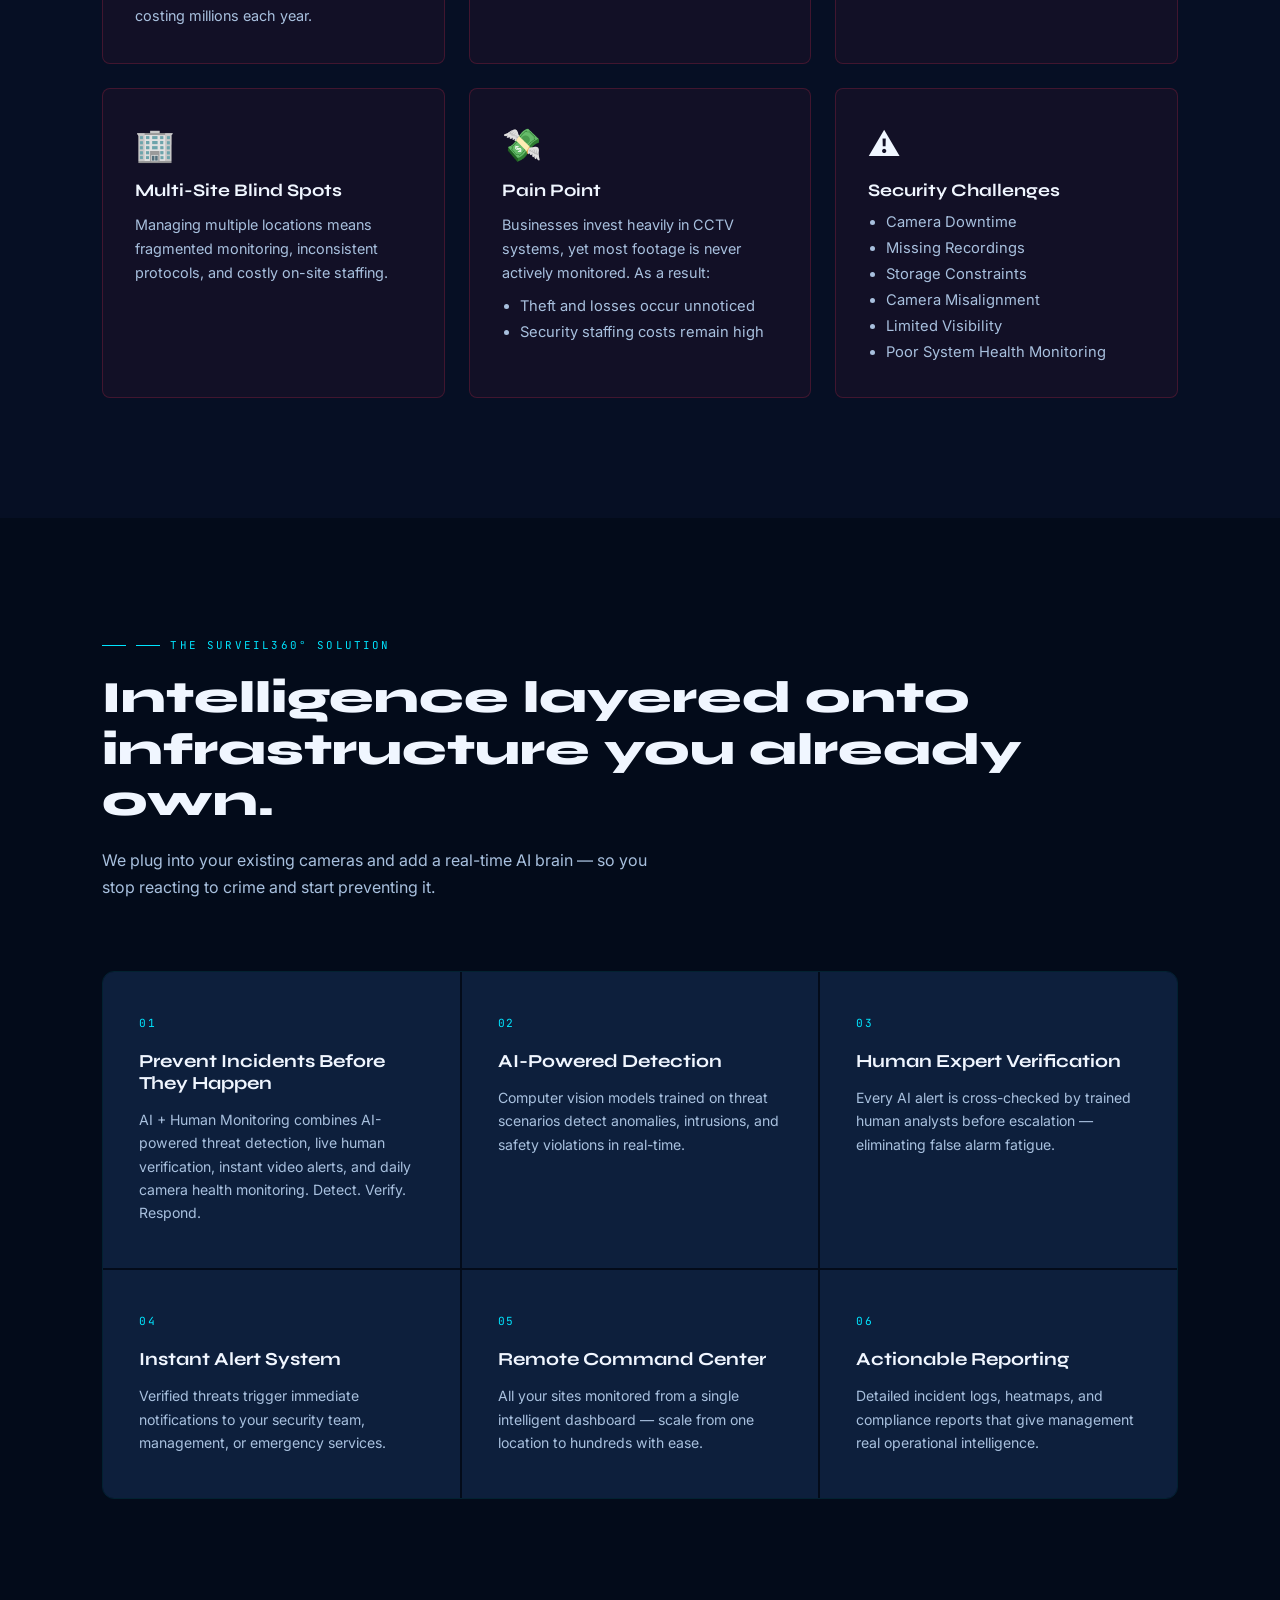
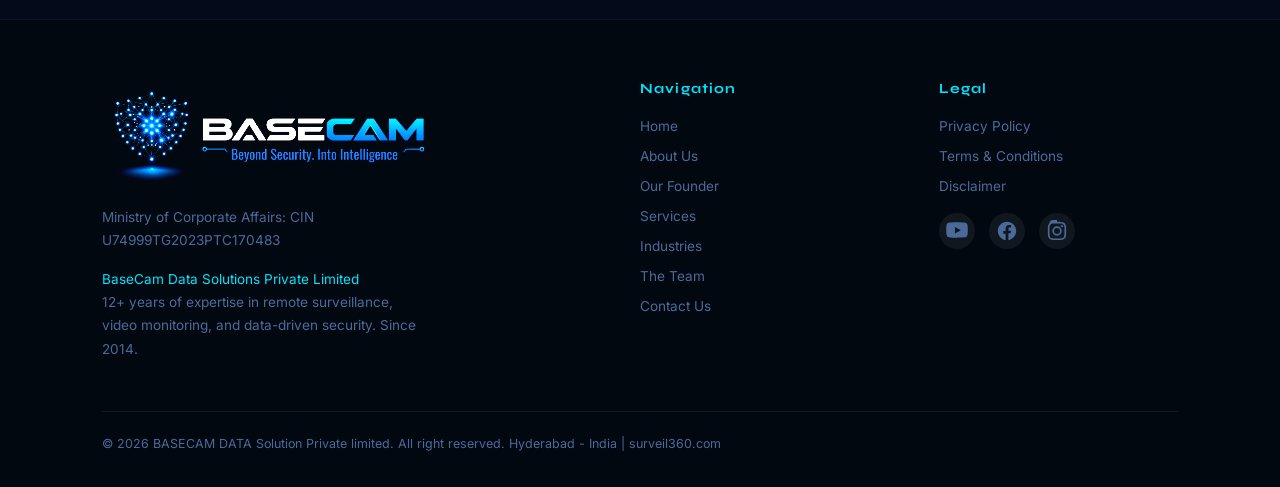
<file: surveil360-website-main/index.html>
<!DOCTYPE html>
<html lang="en">

<head>
  <meta charset="UTF-8" />
  <meta name="viewport" content="width=device-width, initial-scale=1.0" />
  <title>Surveil360° | BaseCam Data Solutions Pvt. Ltd.</title>
  <link
    href="https://fonts.googleapis.com/css2?family=Syne:wght@400;600;700;800&family=Inter:wght@300;400;500;600&family=JetBrains+Mono:wght@400;600&display=swap"
    rel="stylesheet" />

  <link rel="icon" type="image/png" href="images/favicon.png">
  <link rel="icon" type="image/png" href="images/favicon.png">
  <link rel="apple-touch-icon" href="images/favicon.png">
  <link rel="stylesheet" href="style.css">
</head>

<body>

  <nav>
    <div class="logo-wrap" onclick="showPage('home')">
      <img class="logo-img" alt="Surveil360 Logo" src="images/Website-Header.JPG" />
    </div>
    <div class="nav-links">
      <a href="#home"><button class="nav-btn active" onclick="showPage('home')">Home</button></a>
      <a href="#about"><button class="nav-btn" onclick="showPage('about')">About</button></a>
      <a href="#services"><button class="nav-btn" onclick="showPage('services')">Services</button></a>
      <a href="#industries"><button class="nav-btn" onclick="showPage('industries')">Industries</button></a>
      <a href="#team"><button class="nav-btn" onclick="showPage('team')">Team</button></a>
      <a href="#contact"> <button class="nav-btn" onclick="showPage('contact')">Contact</button></a>
    </div>
  </nav>

  <!-- ═══════════════ HOME ═══════════════ detect verify respon-->
  <div id="home" class="page active">
    <section class="hero">
      <div class="hero-grid"></div>
      <div class="hero-orb"></div>
      <div class="scanline"></div>
      <div class="hero-eyebrow">AI-Powered Surveillance Intelligence</div>
      <h1>Your cameras <span class="strike">record</span><br />crime. we<br /><em>prevent</em> it.</h1>
      <p class="hero-sub"> AI + Human CCTV Monitoring | Prevent Incidents Before They Happen | Live Alert CCTV Audits ●
        Camera Health Monitoring.</p>
      <div class="hero-cta">
        <button class="btn-primary" onclick="showPage('contact')">Get a Free Demo</button>
        <button class="btn-ghost" onclick="showPage('services')">Explore Services</button>
      </div>
      <div class="hero-stats">
        <div class="stat-item">
          <div class="stat-num">24/7</div>
          <div class="stat-label">Live Monitoring</div>
        </div>
        <div class="stat-item">
          <div class="stat-num">AI+</div>
          <div class="stat-label">Human Verified</div>
        </div>
        <div class="stat-item">
          <div class="stat-num">GOI</div>
          <div class="stat-label">Approved Est.</div>
        </div>
      </div>
    </section>

    <section class="problem-section">
      <div class="section-tag">The Problem</div>
      <h2>Traditional surveillance is broken.</h2>
      <div class="problem-cards">
        <div class="problem-card">
          <div class="icon"><img
              src="[data-uri]"
              alt="CCTV camera" style="width:48px;height:auto;display:block" /></div>
          <h3>Most Cameras Record. Few Prevent.</h3>
          <p>90%+ of footage is reviewed only after an event occurs, leaving organizations vulnerable to theft,
            liability, blind spots, camera failures, and delayed response—costing millions each year.</p>
        </div>
        <div class="problem-card">
          <div class="icon">🔴</div>
          <h3>Reactive, Not Proactive</h3>
          <p>By the time footage is reviewed, the incident has already occurred — theft committed, safety violated,
            damage done.</p>
        </div>
        <div class="problem-card">
          <div class="icon">😴</div>
          <h3>Human Fatigue</h3>
          <p>Security personnel watching hours of footage miss critical events. Humans are not built for 24/7 visual
            attention.</p>
        </div>
        <div class="problem-card">
          <div class="icon">🏢</div>
          <h3>Multi-Site Blind Spots</h3>
          <p>Managing multiple locations means fragmented monitoring, inconsistent protocols, and costly on-site
            staffing.</p>
        </div>
        <div class="problem-card">
          <div class="icon">💸</div>
          <h3>Pain Point</h3>
          <p>Businesses invest heavily in CCTV systems, yet most footage is never actively monitored. As a result:</p>
          <ul style="margin-top:12px;padding-left:18px;display:flex;flex-direction:column;gap:8px;">
            <li style="color:var(--silver);font-size:0.92rem;">Theft and losses occur unnoticed</li>
            <li style="color:var(--silver);font-size:0.92rem;">Security staffing costs remain high</li>
          </ul>
        </div>
        <div class="problem-card">
          <div class="icon">⚠️</div>
          <h3>Security Challenges</h3>
          <ul style="margin-top:12px;padding-left:18px;display:flex;flex-direction:column;gap:8px;">
            <li style="color:var(--silver);font-size:0.92rem;">Camera Downtime</li>
            <li style="color:var(--silver);font-size:0.92rem;">Missing Recordings</li>
            <li style="color:var(--silver);font-size:0.92rem;">Storage Constraints</li>
            <li style="color:var(--silver);font-size:0.92rem;">Camera Misalignment</li>
            <li style="color:var(--silver);font-size:0.92rem;">Limited Visibility</li>
            <li style="color:var(--silver);font-size:0.92rem;">Poor System Health Monitoring</li>
          </ul>
        </div>
      </div>
    </section>

    <section class="solution-section">
      <div class="section-header">
        <div class="section-tag" style="color:var(--electric);--crimson:var(--electric)">
          <span style="display:flex;align-items:center;gap:10px">
            <span style="width:24px;height:1px;background:var(--electric);display:block"></span>
            The Surveil360° Solution
          </span>
        </div>
        <h2>Intelligence layered onto<br />infrastructure you already own.</h2>
        <p>We plug into your existing cameras and add a real-time AI brain — so you stop reacting to crime and start
          preventing it.</p>
      </div>
      <div class="solution-grid">
        <div class="sol-card">
          <div class="sol-num">01</div>
          <h3>Prevent Incidents Before They Happen</h3>
          <p>AI + Human Monitoring combines AI-powered threat detection, live human verification, instant video alerts,
            and daily camera health monitoring. Detect. Verify. Respond.</p>
        </div>
        <div class="sol-card">
          <div class="sol-num">02</div>
          <h3>AI-Powered Detection</h3>
          <p>Computer vision models trained on threat scenarios detect anomalies, intrusions, and safety violations in
            real-time.</p>
        </div>
        <div class="sol-card">
          <div class="sol-num">03</div>
          <h3>Human Expert Verification</h3>
          <p>Every AI alert is cross-checked by trained human analysts before escalation — eliminating false alarm
            fatigue.</p>
        </div>
        <div class="sol-card">
          <div class="sol-num">04</div>
          <h3>Instant Alert System</h3>
          <p>Verified threats trigger immediate notifications to your security team, management, or emergency services.
          </p>
        </div>
        <div class="sol-card">
          <div class="sol-num">05</div>
          <h3>Remote Command Center</h3>
          <p>All your sites monitored from a single intelligent dashboard — scale from one location to hundreds with
            ease.</p>
        </div>
        <div class="sol-card">
          <div class="sol-num">06</div>
          <h3>Actionable Reporting</h3>
          <p>Detailed incident logs, heatmaps, and compliance reports that give management real operational
            intelligence.</p>
        </div>
      </div>
    </section>
  </div>

  <!-- ═══════════════ ABOUT ═══════════════ -->
  <div id="about" class="page">
    <section class="page-hero">
      <div class="ph-tag">About BaseCam Data Solutions</div>
      <h1>India's premier <em>AI surveillance</em><br />intelligence company.</h1>
      <p>Founded with a mission to make proactive security accessible to every business — from single-outlet retail to
        multi-site enterprise operations.</p>
    </section>

    <div class="about-body">
      <div class="about-grid">
        <div class="text-col">
          <h2>Who We Are</h2>
          <p>BaseCam Data Solutions Private Limited is a Government of India approved establishment, operating the
            Surveil360° platform — an AI-powered surveillance intelligence system that transforms passive CCTV cameras
            into active, real-time security agents.</p>
          <p>We believe that advanced security intelligence should not require a massive capital investment. By layering
            our technology onto existing camera infrastructure, we democratise enterprise-grade surveillance for
            businesses of every size.</p>
          <p>Our operations run 24 hours a day, 7 days a week, 365 days a year — with AI detection backed by human
            expert verification. We don't just alert; we verify, escalate, and document every incident with precision.
          </p>
          <h2 style="margin-top:40px">Our Mission</h2>
          <p>To shift the global security paradigm from reactive incident response to proactive threat prevention —
            using AI, human expertise, and real-time intelligence.</p>
          <h2 style="margin-top:40px">Our Journey</h2>
          <p>Incorporated in 2023 under the Ministry of Corporate Affairs, BaseCam Data Solutions has rapidly built a
            proven track record across multiple industries in India, with expansion underway across South Asia and the
            Middle East.</p>
        </div>
        <div class="cert-col">
          <h2 style="font-family:'Syne',sans-serif;font-weight:700;font-size:1.5rem;margin-bottom:28px">Government
            Registrations</h2>
          <div class="cert-cards">
            <div class="cert-card">
              <div class="cert-icon">🏛️</div>
              <div>
                <h4>Ministry of Corporate Affairs</h4>
                <p>CIN No. U74999TG2023PTC170483</p>
              </div>
            </div>
            <div class="cert-card">
              <div class="cert-icon">🏭</div>
              <div>
                <h4>DIPP — Dept. of Commerce</h4>
                <p>Certificate No. DIPP128114<br />Ministry of Commerce & Industry</p>
              </div>
            </div>
            <div class="cert-card">
              <div class="cert-icon">🏢</div>
              <div>
                <h4>Ministry of MSME</h4>
                <p>UDYAM Registration<br />No. UDYAM-TS-O2-0091573</p>
              </div>
            </div>
            <div class="cert-card">
              <div class="cert-icon">✅</div>
              <div>
                <h4>Govt. of India Approved</h4>
                <p>Established & operating under full compliance with Indian regulatory frameworks since 2023.</p>
              </div>
            </div>
          </div>
        </div>
      </div>
    </div>

    <!-- Our Journey -->
    <section class="journey-section">
      <div class="jt-tag">From Partnership to Platform</div>
      <h2>Our Journey</h2>
      <p>BaseCam's story runs from a single travel and forex venture to a structured surveillance-intelligence company
        monitoring thousands of cameras worldwide.</p>
      <div class="timeline-rail">
        <div class="tl-row">
          <span class="tl-yr">2014</span>
          <h4>BaseCamp Data Solutions founded</h4>
          <p>Began as a partnership firm focused on remote monitoring and data-driven surveillance services.</p>
        </div>
        <div class="tl-row">
          <span class="tl-yr">2020</span>
          <h4>Governance restructuring</h4>
          <p>Moved toward a Private Limited structure to support compliance and global scale during a period of
            accelerated demand.</p>
        </div>
        <div class="tl-row">
          <span class="tl-yr">2021</span>
          <h4>Capability building</h4>
          <p>Invested in advanced certifications across AI, cybersecurity, and facial recognition to deepen technical
            capability.</p>
        </div>
        <div class="tl-row">
          <span class="tl-yr">2023</span>
          <h4>Formal incorporation</h4>
          <p>BaseCam Data Solutions Private Limited incorporated, operating under CIN U74999TG2023PTC170483.</p>
        </div>
        <div class="tl-row">
          <span class="tl-yr">Today</span>
          <h4>Surveil360° platform</h4>
          <p>Delivering AI-powered monitoring across retail, industrial, residential, construction sites, gas stations,
            girls' hostels, and religious sectors.</p>
        </div>
      </div>
    </section>

    <!-- Proven Track Record -->
    <section class="track-section">
      <div class="jt-tag">Evidence, Not Claims</div>
      <h2>Proven Track Record</h2>
      <p>Every figure below reflects active monitoring relationships — not capacity, not projections.</p>

      <div class="track-strip">
        <div>
          <div class="track-num">1,200+</div>
          <div class="track-lbl">Retail locations overseen</div>
        </div>
        <div>
          <div class="track-num">9,500+</div>
          <div class="track-lbl">Cameras remotely managed</div>
        </div>
        <div>
          <div class="track-num">250+</div>
          <div class="track-lbl">Trained analysts</div>
        </div>
        <div>
          <div class="track-num">3</div>
          <div class="track-lbl">Round-the-clock shifts</div>
        </div>
      </div>

      <div class="track-subtag">Past Engagement — Previously Monitored</div>
      <div class="track-card">
        <span class="tag">TELECOM RETAIL</span>
        <h4>Verizon Communication Stores</h4>
        <p>Remote surveillance and operational monitoring delivered across Verizon communication store locations in the
          United States, United Kingdom, and Canada.</p>
      </div>
    </section>
  </div>

  <!-- ═══════════════ SERVICES ═══════════════ -->
  <div id="services" class="page">
    <section class="page-hero">
      <div class="ph-tag">What We Offer</div>
      <h1>Surveillance that <em>thinks</em>,<br />not just records.</h1>
      <p>A complete suite of AI-powered security services that layer onto your existing infrastructure.</p>
    </section>

    <div class="services-grid">
      <div class="service-card">
        <div class="s-num">01</div>
        <div class="s-icon">🧠</div>
        <h3>AI Threat Detection</h3>
        <p>Real-time computer vision models trained on thousands of threat scenarios detect intrusions, loitering,
          aggression, and safety violations the moment they occur — not hours later on a review.</p>
        <span class="service-tag">Core Engine</span>
      </div>
      <div class="service-card">
        <div class="s-num">02</div>
        <div class="s-icon">👁️</div>
        <h3>24/7 Remote Monitoring</h3>
        <p>Your cameras are watched around the clock by our AI system and human verification analysts from our remote
          command centre. No staffing gaps. No shift changes. Continuous vigilance.</p>
        <span class="service-tag">Always On</span>
      </div>
      <div class="service-card">
        <div class="s-num">03</div>
        <div class="s-icon">🔔</div>
        <h3>Instant Verified Alerts</h3>
        <p>AI flags an event → human analyst verifies → alert sent within seconds to your security team, management, or
          emergency services. No crying wolf. No missed emergencies.</p>
        <span class="service-tag">Zero False Alarms</span>
      </div>
      <div class="service-card">
        <div class="s-num">04</div>
        <div class="s-icon">📊</div>
        <h3>Operational Intelligence</h3>
        <p>Beyond security — analyse foot traffic, queue lengths, staff compliance, and operational patterns. Turn your
          cameras into a genuine business intelligence tool.</p>
        <span class="service-tag">Business Insight</span>
      </div>
      <div class="service-card">
        <div class="s-num">05</div>
        <div class="s-icon">📋</div>
        <h3>Compliance & Reporting</h3>
        <p>Detailed incident logs, timestamped evidence, compliance dashboards, and exportable reports for management
          reviews, insurance claims, and regulatory audits.</p>
        <span class="service-tag">Documentation</span>
      </div>
      <div class="service-card">
        <div class="s-num">06</div>
        <div class="s-icon">🛠️</div>
        <h3>Camera Health Audits</h3>
        <p>Scheduled diagnostic sweeps across every connected camera — checking feed uptime, lens focus and obstruction,
          night-vision performance, storage integrity, and network latency — so failures are caught and fixed before
          they create a blind spot.</p>
        <span class="service-tag">Proactive Diagnostics</span>
      </div>
    </div>
  </div>

  <!-- ═══════════════ INDUSTRIES ═══════════════ -->
  <div id="industries" class="page">
    <section class="page-hero">
      <div class="ph-tag">Industry Outlook</div>
      <h1>Built for <em>high-risk</em>,<br />multi-site operations.</h1>
      <p>Surveil360° deploys across sectors where security failures are costly, compliance is mandatory, and operational
        oversight is non-negotiable.</p>
    </section>

    <div class="industries-wrap">
      <div class="industry-row">
        <div class="ind-left">
          <div class="ind-icon">🏪</div>
          <div class="ind-name">Retail</div>
          <div class="ind-tag">HIGH PRIORITY</div>
        </div>
        <div class="ind-right">
          <p>Retail is the single largest victim of organised theft and shrinkage globally. Traditional CCTV captures
            the evidence of theft — Surveil360° prevents it. Our AI detects shoplifting behaviour patterns, unusual
            loitering near high-value merchandise, and staff compliance violations in real-time.</p>
          <p>From single-outlet boutiques to national retail chains with hundreds of locations, our platform scales
            without proportionally scaling your security cost.</p>
          <div class="use-cases">
            <span class="use-case">Shoplifting Prevention</span>
            <span class="use-case">Queue Management</span>
            <span class="use-case">Staff Compliance</span>
            <span class="use-case">Inventory Zone Monitoring</span>
            <span class="use-case">After-Hours Intrusion</span>
          </div>
        </div>
      </div>

      <div class="industry-row">
        <div class="ind-left">
          <div class="ind-icon">🏭</div>
          <div class="ind-name">Manufacturing & Warehousing</div>
          <div class="ind-tag">INDUSTRIAL</div>
        </div>
        <div class="ind-right">
          <p>Industrial facilities face unique challenges: vast floor areas, shift-based operations, high-value
            equipment, and strict safety compliance requirements. A single safety protocol violation can cause injury,
            regulatory penalty, or operational shutdown.</p>
          <p>Surveil360° monitors PPE compliance, restricted zone access, machinery safety distances, and fire hazard
            conditions — flagging violations before they become incidents.</p>
          <div class="use-cases">
            <span class="use-case">PPE Compliance</span>
            <span class="use-case">Restricted Zone Access</span>
            <span class="use-case">Fire & Hazard Detection</span>
            <span class="use-case">Perimeter Security</span>
            <span class="use-case">Asset Tracking</span>
          </div>
        </div>
      </div>

      <div class="industry-row">
        <div class="ind-left">
          <div class="ind-icon">🏨</div>
          <div class="ind-name">Hospitality & Hotels</div>
          <div class="ind-tag">PREMIUM</div>
        </div>
        <div class="ind-right">
          <p>Hotels and hospitality venues manage guest security, staff conduct, and asset protection across complex,
            multi-zone environments. A single security incident can cause irreparable reputational damage.</p>
          <p>Our system monitors lobby areas, car parks, back-of-house operations, and guest corridors — ensuring a
            secure environment without compromising the guest experience.</p>
          <div class="use-cases">
            <span class="use-case">Guest Safety</span>
            <span class="use-case">Car Park Monitoring</span>
            <span class="use-case">Staff Conduct</span>
            <span class="use-case">Unauthorised Access</span>
          </div>
        </div>
      </div>

      <div class="industry-row">
        <div class="ind-left">
          <div class="ind-icon">🏫</div>
          <div class="ind-name">Education & Institutions</div>
          <div class="ind-tag">SAFE CAMPUS</div>
        </div>
        <div class="ind-right">
          <p>Schools, colleges, and universities have a duty of care to students, staff, and visitors. Campuses are
            large, often under-staffed from a security perspective, and face risks ranging from unauthorised entry to
            student safety incidents.</p>
          <p>Surveil360° provides comprehensive campus monitoring with after-hours intrusion detection, perimeter
            alerts, and crowd anomaly detection for events and assemblies.</p>
          <div class="use-cases">
            <span class="use-case">Perimeter Monitoring</span>
            <span class="use-case">Unauthorised Entry</span>
            <span class="use-case">Crowd Anomaly</span>
            <span class="use-case">After-Hours Detection</span>
          </div>
        </div>
      </div>

      <div class="industry-row">
        <div class="ind-left">
          <div class="ind-icon">🏥</div>
          <div class="ind-name">Healthcare</div>
          <div class="ind-tag">CRITICAL</div>
        </div>
        <div class="ind-right">
          <p>Hospitals and healthcare facilities are high-stress environments with controlled substance security,
            patient safety, and 24/7 operational requirements. Access control failures in healthcare settings can have
            severe consequences.</p>
          <p>Our platform monitors medication storage areas, restricted wings, patient welfare zones, and facility
            perimeters — providing the security layer that human staff alone cannot maintain.</p>
          <div class="use-cases">
            <span class="use-case">Controlled Access</span>
            <span class="use-case">Patient Safety Monitoring</span>
            <span class="use-case">Asset Security</span>
            <span class="use-case">Staff Safety</span>
          </div>
        </div>
      </div>

      <div class="industry-row">
        <div class="ind-left">
          <div class="ind-icon">⛪</div>
          <div class="ind-name">Religious & Community Sites</div>
          <div class="ind-tag">PUBLIC SAFETY</div>
        </div>
        <div class="ind-right">
          <p>Temples, mosques, churches, and community gathering places draw large crowds at regular intervals, often
            with limited security infrastructure. The open nature of these venues creates unique security challenges.
          </p>
          <p>Surveil360° provides discreet, respectful monitoring that detects crowd surges, unauthorised after-hours
            access, and safety-critical situations without disrupting the sanctity of the space.</p>
          <div class="use-cases">
            <span class="use-case">Crowd Management</span>
            <span class="use-case">After-Hours Security</span>
            <span class="use-case">Donation Box Monitoring</span>
            <span class="use-case">VIP Protection</span>
          </div>
        </div>
      </div>

      <div class="industry-row">
        <div class="ind-left">
          <div class="ind-icon">💎</div>
          <div class="ind-name">Jewelry Shops</div>
          <div class="ind-tag">HIGH VALUE</div>
        </div>
        <div class="ind-right">
          <p>Jewelry retail carries among the highest theft-to-revenue risk of any retail category, with high-value
            inventory concentrated in small, accessible spaces. A single lapse in vigilance can result in significant
            loss.</p>
          <p>Surveil360° monitors display cases, counter interactions, and entry points in real-time — flagging
            suspicious behaviour before merchandise leaves the premises.</p>
          <div class="use-cases">
            <span class="use-case">Display Case Monitoring</span>
            <span class="use-case">Counter Surveillance</span>
            <span class="use-case">Snatch & Grab Detection</span>
            <span class="use-case">After-Hours Intrusion</span>
          </div>
        </div>
      </div>

      <div class="industry-row">
        <div class="ind-left">
          <div class="ind-icon">⛽</div>
          <div class="ind-name">Gas Stations</div>
          <div class="ind-tag">24/7 RISK</div>
        </div>
        <div class="ind-right">
          <p>Gas stations operate around the clock with cash handling, fuel theft, and lone-worker exposure as constant
            risk factors — often with minimal on-site security staff during night hours.</p>
          <p>Our platform monitors pump areas, cash counters, and forecourts continuously, detecting drive-offs,
            altercations, and unauthorised access outside business hours.</p>
          <div class="use-cases">
            <span class="use-case">Fuel Theft Detection</span>
            <span class="use-case">Cash Counter Monitoring</span>
            <span class="use-case">Lone Worker Safety</span>
            <span class="use-case">After-Hours Security</span>
          </div>
        </div>
      </div>

      <div class="industry-row">
        <div class="ind-left">
          <div class="ind-icon">🍽️</div>
          <div class="ind-name">Restaurants</div>
          <div class="ind-tag">SERVICE & SAFETY</div>
        </div>
        <div class="ind-right">
          <p>Restaurants face a unique mix of cash handling, food-safety compliance, staff conduct, and front-of-house
            security risks — all within a fast-paced, high-turnover environment.</p>
          <p>Surveil360° monitors kitchen hygiene compliance, billing counters, dining areas, and back-entry points,
            giving owners oversight across every shift without being physically present.</p>
          <div class="use-cases">
            <span class="use-case">Kitchen Hygiene Compliance</span>
            <span class="use-case">Billing Counter Monitoring</span>
            <span class="use-case">Staff Conduct</span>
            <span class="use-case">Dine-and-Dash Detection</span>
          </div>
        </div>
      </div>

      <div class="industry-row">
        <div class="ind-left">
          <div class="ind-icon">🏋️</div>
          <div class="ind-name">Gyms & Fitness Centers</div>
          <div class="ind-tag">MEMBER SAFETY</div>
        </div>
        <div class="ind-right">
          <p>Gyms operate extended or 24-hour access hours with valuable equipment, locker rooms, and members exercising
            alone — creating both safety and asset-protection challenges.</p>
          <p>Our system monitors equipment areas, entry turnstiles, and common spaces for accidents, equipment misuse,
            theft from lockers, and unauthorised after-hours access.</p>
          <div class="use-cases">
            <span class="use-case">Equipment Monitoring</span>
            <span class="use-case">Locker Room Security</span>
            <span class="use-case">Accident Detection</span>
            <span class="use-case">After-Hours Access Control</span>
          </div>
        </div>
      </div>

      <div class="industry-row">
        <div class="ind-left">
          <div class="ind-icon">🎰</div>
          <div class="ind-name">Casinos</div>
          <div class="ind-tag">REGULATED</div>
        </div>
        <div class="ind-right">
          <p>Casinos operate under strict regulatory surveillance mandates, with high cash volumes, gaming integrity
            requirements, and a need to detect fraud, collusion, and theft in real-time.</p>
          <p>Surveil360° provides continuous monitoring of gaming floors, cash cages, and back-of-house areas —
            supporting compliance while strengthening fraud and theft detection.</p>
          <div class="use-cases">
            <span class="use-case">Gaming Floor Monitoring</span>
            <span class="use-case">Cash Cage Security</span>
            <span class="use-case">Fraud & Collusion Detection</span>
            <span class="use-case">Regulatory Compliance</span>
          </div>
        </div>
      </div>

      <div class="industry-row">
        <div class="ind-left">
          <div class="ind-icon">🏛️</div>
          <div class="ind-name">Government Establishments</div>
          <div class="ind-tag">SECURE PERIMETER</div>
        </div>
        <div class="ind-right">
          <p>Government buildings and public offices require strict access control, perimeter security, and visitor
            management — often across large, multi-entry facilities serving the public daily.</p>
          <p>Our platform monitors entry checkpoints, restricted zones, and public-facing areas, detecting unauthorised
            access and unusual activity while maintaining a record-ready audit trail.</p>
          <div class="use-cases">
            <span class="use-case">Access Control</span>
            <span class="use-case">Perimeter Security</span>
            <span class="use-case">Visitor Management</span>
            <span class="use-case">Restricted Zone Monitoring</span>
          </div>
        </div>
      </div>
    </div>
  </div>
  <div id="team" class="page">
    <section class="page-hero">
      <div class="ph-tag">The People Behind Surveil360°</div>
      <h1>Driven by <em>purpose</em>,<br />built by experts.</h1>
      <p>A team of security professionals, AI engineers, and operations specialists united by a single mission: make
        proactive surveillance accessible to every business in India and beyond.</p>
    </section>

    <div class="team-wrap">
      <div class="team-founder">
        <div class="founder-avatar"><img src="images/Founder-Image.jpeg" alt="Mazher Ali Syed, Founder & CEO" /></div>
        <div>
          <div class="founder-name">Mazher Ali Syed</div>
          <div class="founder-title">Founder, Managing Director & CEO</div>
          <p class="founder-bio">Mazher Ali Syed founded BaseCam Data Solutions with a clear conviction: that the
            security industry was stuck in a reactive loop, and AI had the power to break it. With deep expertise in
            surveillance technology, operational security, and enterprise software, he built Surveil360° from the ground
            up — an intelligence platform that transforms the cameras businesses already own into real-time threat
            prevention systems.</p>
          <p class="founder-bio" style="margin-bottom:28px">Under his leadership, BaseCam has achieved full Government
            of India regulatory approval, secured multiple enterprise clients across Telangana and neighbouring states,
            and established a roadmap for national and international expansion.</p>
          <a href="https://www.linkedin.com/in/mazher-ali-syed-006786361" target="_blank" class="founder-li">
            🔗 Connect on LinkedIn
          </a>
        </div>
      </div>

      <h2 style="font-family:'Syne',sans-serif;font-weight:800;font-size:1.6rem;margin-bottom:36px">Our Core Values</h2>
      <div class="values-grid">
        <div class="value-card">
          <div class="v-icon">🛡️</div>
          <h4>Prevention First</h4>
          <p>We build systems that stop incidents before they happen — not systems that document them after the fact.
          </p>
        </div>
        <div class="value-card">
          <div class="v-icon">🔍</div>
          <h4>Verified Intelligence</h4>
          <p>Every AI alert is human-verified. We never trade accuracy for speed — because false alarms erode trust.</p>
        </div>
        <div class="value-card">
          <div class="v-icon">♻️</div>
          <h4>Zero Waste Capital</h4>
          <p>We maximise the value of infrastructure businesses already own. No new hardware. Maximum new capability.
          </p>
        </div>
        <div class="value-card">
          <div class="v-icon">📈</div>
          <h4>Scalable by Design</h4>
          <p>From one outlet to 500 sites — our platform scales linearly in capability, not in cost.</p>
        </div>
        <div class="value-card">
          <div class="v-icon">🤝</div>
          <h4>Partnership Model</h4>
          <p>We operate as an extension of your security team, not a vendor. Your success is measured in our SLAs.</p>
        </div>
      </div>
    </div>
  </div>

  <!-- ═══════════════ CONTACT ═══════════════ -->
  <div id="privacy" class="page">
    <section class="page-hero">
      <div class="ph-tag">Legal</div>
      <h1>Privacy <em>Policy</em></h1>
      <p>How Surveil360° collects, uses, discloses, and protects your information.</p>
    </section>

    <div class="legal-body">
      <p class="legal-meta">Effective Date: June 23, 2026</p>

      <p>Surveil360 (“Surveil360,” “we,” “our,” or “us”) is a service provided by BaseCam Data Solutions Private
        Limited. We are committed to protecting the privacy and security of our customers, website visitors, business
        partners, and users of our services.</p>
      <p>This Privacy Policy explains how we collect, use, disclose, store, and protect information obtained through our
        website, applications, products, and services.</p>
      <p>By accessing or using www.surveil360.com, you agree to the practices described in this Privacy Policy.</p>

      <h2>1. Information We Collect</h2>
      <h3>A. Information You Provide</h3>
      <p>We may collect information that you voluntarily provide, including:</p>
      <ul>
        <li>Name</li>
        <li>Company name</li>
        <li>Email address</li>
        <li>Phone number</li>
        <li>Job title</li>
        <li>Business address</li>
        <li>Account credentials</li>
        <li>Customer support inquiries</li>
        <li>Information submitted through contact forms</li>
      </ul>

      <h3>B. Device and Technical Information</h3>
      <p>When you visit our website or use our services, we may automatically collect:</p>
      <ul>
        <li>IP address</li>
        <li>Browser type and version</li>
        <li>Operating system</li>
        <li>Device identifiers</li>
        <li>Website usage data</li>
        <li>Referring URLs</li>
        <li>Access times and dates</li>
      </ul>

      <h3>C. Security and Monitoring Data</h3>
      <p>Depending on the services utilized, Surveil360 may process:</p>
      <ul>
        <li>Security event data</li>
        <li>Alarm notifications</li>
        <li>Camera metadata</li>
        <li>Incident reports</li>
        <li>User activity logs</li>
        <li>Monitoring and response records</li>
      </ul>
      <p>We process such information solely for providing, maintaining, and improving our services.</p>

      <h2>2. How We Use Your Information</h2>
      <p>We may use collected information to:</p>
      <ul>
        <li>Provide and operate our services</li>
        <li>Process inquiries and customer requests</li>
        <li>Manage customer accounts</li>
        <li>Deliver monitoring and security-related services</li>
        <li>Improve website functionality and user experience</li>
        <li>Communicate service updates and notifications</li>
        <li>Provide technical support</li>
        <li>Detect, prevent, and investigate fraud, abuse, or security incidents</li>
        <li>Comply with legal obligations</li>
      </ul>

      <h2>3. Legal Basis for Processing</h2>
      <p>Where applicable, we process personal information based on:</p>
      <ul>
        <li>Your consent</li>
        <li>Performance of a contract</li>
        <li>Compliance with legal obligations</li>
        <li>Legitimate business interests, including service improvement and security</li>
      </ul>

      <h2>4. Information Sharing and Disclosure</h2>
      <p>We do not sell personal information.</p>
      <p>We may share information with:</p>
      <ul>
        <li>Authorized service providers and technology partners</li>
        <li>Monitoring and emergency response partners (where applicable)</li>
        <li>Cloud hosting providers</li>
        <li>Professional advisors and auditors</li>
        <li>Government authorities when required by law</li>
        <li>Successors in the event of a merger, acquisition, or corporate restructuring</li>
      </ul>
      <p>All third parties are required to maintain appropriate confidentiality and security measures.</p>

      <h2>5. Data Security</h2>
      <p>We implement commercially reasonable administrative, technical, and physical safeguards designed to protect
        personal information against unauthorized access, disclosure, alteration, or destruction.</p>
      <p>These measures may include:</p>
      <ul>
        <li>Encrypted communications</li>
        <li>Access controls</li>
        <li>Secure cloud infrastructure</li>
        <li>Authentication mechanisms</li>
        <li>Security monitoring and auditing</li>
      </ul>
      <p>While we strive to protect your information, no method of transmission or storage can be guaranteed to be
        completely secure.</p>

      <h2>6. Data Retention</h2>
      <p>We retain personal information only for as long as necessary to:</p>
      <ul>
        <li>Provide our services</li>
        <li>Fulfill contractual obligations</li>
        <li>Resolve disputes</li>
        <li>Enforce agreements</li>
        <li>Comply with legal and regulatory requirements</li>
      </ul>
      <p>Retention periods may vary depending on the nature of the data and applicable laws.</p>

      <h2>7. Cookies and Tracking Technologies</h2>
      <p>Our website may use cookies and similar technologies to:</p>
      <ul>
        <li>Improve website performance</li>
        <li>Remember user preferences</li>
        <li>Analyze website traffic</li>
        <li>Enhance user experience</li>
      </ul>
      <p>Users may manage cookie preferences through their browser settings.</p>

      <h2>8. International Data Transfers</h2>
      <p>Information may be processed and stored in countries other than your country of residence. Where required,
        appropriate safeguards will be implemented to protect personal information during international transfers.</p>

      <h2>9. Your Rights</h2>
      <p>Depending on applicable laws, you may have rights to:</p>
      <ul>
        <li>Access your personal information</li>
        <li>Correct inaccurate information</li>
        <li>Request deletion of personal information</li>
        <li>Restrict or object to processing</li>
        <li>Withdraw consent</li>
        <li>Request data portability</li>
      </ul>
      <p>Requests may be submitted using the contact details provided below.</p>

      <h2>10. Third-Party Websites</h2>
      <p>Our website may contain links to third-party websites. We are not responsible for the privacy practices or
        content of external websites. Users should review the privacy policies of such websites independently.</p>

      <h2>11. Children's Privacy</h2>
      <p>Our services are intended for business and professional use and are not directed toward individuals under the
        age of 18. We do not knowingly collect personal information from children.</p>

      <h2>12. Changes to This Privacy Policy</h2>
      <p>We reserve the right to update this Privacy Policy at any time. Updated versions will be posted on this page
        with a revised effective date.</p>
      <p>Continued use of our services following any changes constitutes acceptance of the updated Privacy Policy.</p>

      <h2>13. Contact Us</h2>
      <p>If you have questions regarding this Privacy Policy or our data practices, please contact:</p>
      <p>
        BaseCam Data Solutions Private Limited<br />
        Service Provider: Surveil360<br />
        Website: <a href="https://www.surveil360.com" target="_blank">www.surveil360.com</a><br />
        Email: <a href="mailto:connect@surveil360.com">connect@surveil360.com</a>
      </p>
      <p>For privacy-related inquiries, requests, or complaints, please contact us using the information above.</p>

      <p>BaseCam Data Solutions Private Limited is committed to maintaining the confidentiality, integrity, and security
        of information entrusted to us by our customers and partners.</p>
    </div>
  </div>

  <div id="terms" class="page">
    <section class="page-hero">
      <div class="ph-tag">Legal</div>
      <h1>Terms and <em>Conditions</em></h1>
      <p>The terms governing your access to and use of Surveil360° products and services.</p>
    </section>

    <div class="legal-body">
      <p class="legal-meta">Effective Date: June 23, 2026</p>

      <h2>1. Introduction</h2>
      <p>Welcome to Surveil360 (“Surveil360,” “we,” “our,” or “us”), a service provided by <strong>BaseCam Data
          Solutions Private Limited</strong>.</p>
      <p>These Terms and Conditions (“Terms”) govern your access to and use of the Surveil360 website, applications,
        products, software, and services available through www.surveil360.com.</p>
      <p>By accessing or using our website or services, you agree to be bound by these Terms. If you do not agree with
        any part of these Terms, you must discontinue use of our services.</p>

      <h2>2. Eligibility</h2>
      <p>You represent and warrant that:</p>
      <ul>
        <li>You are at least 18 years of age.</li>
        <li>You have the legal authority to enter into binding agreements.</li>
        <li>You are authorized to act on behalf of any company or organization you represent.</li>
      </ul>

      <h2>3. Services</h2>
      <p>Surveil360 provides security technology solutions, monitoring platforms, video surveillance services,
        analytics, alarm management, incident reporting, and related security services.</p>
      <p>The availability, functionality, and features of our services may be modified, updated, suspended, or
        discontinued at any time without prior notice.</p>

      <h2>4. Account Registration</h2>
      <p>Certain services may require account registration.</p>
      <p>You agree to:</p>
      <ul>
        <li>Provide accurate and complete information.</li>
        <li>Maintain the confidentiality of login credentials.</li>
        <li>Promptly update account information when necessary.</li>
        <li>Notify us immediately of any unauthorized access or security breach.</li>
      </ul>
      <p>You are solely responsible for activities occurring under your account.</p>

      <h2>5. Acceptable Use</h2>
      <p>You agree not to:</p>
      <ul>
        <li>Use the services for unlawful purposes.</li>
        <li>Attempt unauthorized access to systems or networks.</li>
        <li>Interfere with service operations.</li>
        <li>Upload malicious software, malware, or harmful code.</li>
        <li>Reverse engineer, decompile, or attempt to extract source code.</li>
        <li>Violate any applicable laws or regulations.</li>
        <li>Use the services to infringe intellectual property rights.</li>
      </ul>
      <p>Any misuse may result in suspension or termination of access.</p>

      <h2>6. Intellectual Property</h2>
      <p>All content, software, technology, trademarks, logos, graphics, text, designs, and materials associated with
        Surveil360 are the property of BaseCam Data Solutions Private Limited or its licensors.</p>
      <p>Nothing in these Terms grants any ownership rights to users.</p>
      <p>Users may not reproduce, distribute, modify, or create derivative works without prior written permission.</p>

      <h2>7. Customer Data</h2>
      <p>Customers retain ownership of data they submit or generate through the services.</p>
      <p>By using our services, you grant Surveil360 a limited right to process, store, transmit, and analyze such data
        solely for:</p>
      <ul>
        <li>Delivering services</li>
        <li>Maintaining system functionality</li>
        <li>Providing technical support</li>
        <li>Security and compliance purposes</li>
      </ul>
      <p>Customers are responsible for ensuring they have all necessary permissions and legal rights to provide such
        data.</p>

      <h2>8. Monitoring and Emergency Response Disclaimer</h2>
      <p>Where monitoring, alerting, or emergency response features are provided:</p>
      <ul>
        <li>Surveil360 does not guarantee prevention of crime, loss, injury, or damage.</li>
        <li>Alerts may be delayed, interrupted, or unavailable due to technical failures, network outages, third-party
          services, or circumstances beyond our control.</li>
        <li>Customers remain responsible for maintaining appropriate security procedures and safeguards.</li>
      </ul>
      <p>Surveil360 shall not be liable for losses arising from missed, delayed, or unsuccessful alerts or responses.
      </p>

      <h2>9. Fees and Payments</h2>
      <p>Certain services may require payment.</p>
      <p>Customers agree to:</p>
      <ul>
        <li>Pay all applicable fees.</li>
        <li>Provide valid payment information.</li>
        <li>Pay applicable taxes and government charges.</li>
      </ul>
      <p>Failure to make timely payments may result in suspension or termination of services.</p>
      <p>Unless otherwise stated in a written agreement, fees are non-refundable.</p>

      <h2>10. Service Availability</h2>
      <p>While we strive to provide reliable service, we do not guarantee uninterrupted or error-free operation.</p>
      <p>Service interruptions may occur due to:</p>
      <ul>
        <li>Maintenance activities</li>
        <li>Software updates</li>
        <li>Network outages</li>
        <li>Third-party service failures</li>
        <li>Force majeure events</li>
      </ul>

      <h2>11. Third-Party Services</h2>
      <p>Our services may integrate with third-party providers, including cloud services, communication platforms,
        emergency response providers, hardware manufacturers, and software vendors.</p>
      <p>We are not responsible for:</p>
      <ul>
        <li>Third-party products or services</li>
        <li>Third-party downtime</li>
        <li>Third-party policies or practices</li>
      </ul>
      <p>Your use of third-party services may be subject to separate terms.</p>

      <h2>12. Limitation of Liability</h2>
      <p>To the maximum extent permitted by law, BaseCam Data Solutions Private Limited, its directors, officers,
        employees, affiliates, and partners shall not be liable for:</p>
      <ul>
        <li>Indirect damages</li>
        <li>Incidental damages</li>
        <li>Special damages</li>
        <li>Consequential damages</li>
        <li>Loss of profits</li>
        <li>Loss of revenue</li>
        <li>Loss of data</li>
        <li>Business interruption</li>
      </ul>
      <p>In all circumstances, our total liability shall not exceed the amount paid by the customer for the services
        during the preceding twelve (12) months.</p>

      <h2>13. Indemnification</h2>
      <p>You agree to defend, indemnify, and hold harmless BaseCam Data Solutions Private Limited from any claims,
        damages, liabilities, losses, costs, or expenses arising from:</p>
      <ul>
        <li>Your use of the services</li>
        <li>Violation of these Terms</li>
        <li>Violation of applicable laws</li>
        <li>Infringement of third-party rights</li>
      </ul>

      <h2>14. Confidentiality</h2>
      <p>Both parties agree to protect confidential information disclosed during the course of business and not disclose
        such information to unauthorized third parties except as required by law.</p>

      <h2>15. Termination</h2>
      <p>We may suspend or terminate access to services at any time if:</p>
      <ul>
        <li>These Terms are violated.</li>
        <li>Fraudulent activity is suspected.</li>
        <li>Required payments are not made.</li>
        <li>Continued access creates security risks.</li>
      </ul>
      <p>Termination shall not affect accrued rights or obligations.</p>

      <h2>16. Force Majeure</h2>
      <p>Surveil360 shall not be responsible for delays or failures caused by events beyond reasonable control,
        including:</p>
      <ul>
        <li>Natural disasters</li>
        <li>Power failures</li>
        <li>Internet outages</li>
        <li>Cyberattacks</li>
        <li>Government actions</li>
        <li>Labor disputes</li>
        <li>Acts of war or terrorism</li>
      </ul>

      <h2>17. Governing Law</h2>
      <p>These Terms shall be governed by and interpreted in accordance with the laws of India.</p>
      <p>Any disputes arising from these Terms shall be subject to the exclusive jurisdiction of the competent courts
        having jurisdiction over the registered office of BaseCam Data Solutions Private Limited.</p>

      <h2>18. Changes to Terms</h2>
      <p>We reserve the right to modify these Terms at any time.</p>
      <p>Updated versions will be posted on this page with a revised effective date.</p>
      <p>Continued use of the services after such updates constitutes acceptance of the revised Terms.</p>

      <h2>19. Contact Information</h2>
      <p>For questions regarding these Terms and Conditions, please contact:</p>
      <p>
        <strong>BaseCam Data Solutions Private Limited</strong><br />
        Website: <a href="https://www.surveil360.com" target="_blank">www.surveil360.com</a><br />
        Email: <a href="mailto:connect@surveil360.com">connect@surveil360.com</a>
      </p>
      <p>By accessing or using Surveil360 services, you acknowledge that you have read, understood, and agreed to these
        Terms and Conditions.</p>
    </div>
  </div>

  <div id="disclaimer" class="page">
    <section class="page-hero">
      <div class="ph-tag">Legal</div>
      <h1>Disclaimer</h1>
      <p>Important information regarding the use of Surveil360° and this website.</p>
    </section>

    <div class="legal-body">
      <p class="legal-meta">Effective Date: June 23, 2026</p>

      <h2>Website Disclaimer</h2>
      <p>This Disclaimer governs your use of Surveil360 and the website located at www.surveil360.com (“Website”),
        operated by <strong>BaseCam Data Solutions Private Limited</strong> (“Surveil360,” “we,” “our,” or “us”).</p>
      <p>By accessing or using this Website or any related services, you acknowledge and agree to the terms of this
        Disclaimer.</p>

      <h2>1. General Information</h2>
      <p>The information provided on this Website is for general informational and business purposes only.</p>
      <p>While we strive to keep all information accurate, current, and reliable, Surveil360 makes no representations or
        warranties of any kind, express or implied, regarding:</p>
      <ul>
        <li>Accuracy</li>
        <li>Completeness</li>
        <li>Reliability</li>
        <li>Suitability</li>
        <li>Availability</li>
        <li>Timeliness</li>
      </ul>
      <p>of any information, products, services, graphics, content, or materials contained on this Website.</p>
      <p>Any reliance you place on such information is strictly at your own risk.</p>

      <h2>2. No Professional Advice</h2>
      <p>The content on this Website does not constitute legal, financial, regulatory, insurance, security consulting,
        or professional advice.</p>
      <p>Users should seek independent professional advice before making decisions based on information obtained from
        this Website.</p>

      <h2>3. Security Services Disclaimer</h2>
      <p>Surveil360 provides technology platforms, monitoring solutions, surveillance integrations, analytics, alerts,
        and related security services.</p>
      <p>However:</p>
      <ul>
        <li>No security system can guarantee complete protection against theft, vandalism, cyberattacks, unauthorized
          access, property damage, injury, or criminal activity.</li>
        <li>Security incidents may occur despite the use of our products or services.</li>
        <li>Users remain responsible for implementing appropriate security measures and risk management procedures.</li>
      </ul>
      <p>Surveil360 does not guarantee prevention of any loss, damage, injury, or criminal event.</p>

      <h2>4. Monitoring and Alert Notifications</h2>
      <p>Where monitoring, notifications, or alert services are provided:</p>
      <ul>
        <li>Alerts may be delayed, interrupted, inaccurate, or unavailable.</li>
        <li>Internet outages, power failures, hardware malfunctions, software issues, mobile carrier disruptions, or
          third-party service failures may impact performance.</li>
        <li>Delivery of alerts is not guaranteed.</li>
      </ul>
      <p>Users should not rely solely on alerts, notifications, or monitoring services as their only means of protection
        or emergency response.</p>

      <h2>5. Third-Party Services and Integrations</h2>
      <p>Surveil360 may integrate with third-party providers, platforms, applications, devices, communication services,
        cloud providers, or emergency response services.</p>
      <p>We are not responsible for:</p>
      <ul>
        <li>Third-party service interruptions</li>
        <li>Third-party policies</li>
        <li>Third-party actions or omissions</li>
        <li>Data handled by third-party providers</li>
        <li>Availability or performance of third-party products</li>
      </ul>
      <p>Your use of such services is subject to their respective terms and policies.</p>

      <h2>6. Website Availability</h2>
      <p>We do not guarantee uninterrupted access to the Website.</p>
      <p>The Website may be unavailable from time to time due to:</p>
      <ul>
        <li>Scheduled maintenance</li>
        <li>System upgrades</li>
        <li>Technical failures</li>
        <li>Network disruptions</li>
        <li>Events beyond our reasonable control</li>
      </ul>
      <p>We reserve the right to modify, suspend, or discontinue any part of the Website without prior notice.</p>

      <h2>7. External Links Disclaimer</h2>
      <p>This Website may contain links to external websites operated by third parties.</p>
      <p>Such links are provided solely for convenience.</p>
      <p>Surveil360 does not endorse, control, or assume responsibility for:</p>
      <ul>
        <li>Third-party content</li>
        <li>Products or services</li>
        <li>Privacy practices</li>
        <li>Website accuracy</li>
      </ul>
      <p>Users access third-party websites at their own risk.</p>

      <h2>8. Limitation of Liability</h2>
      <p>To the fullest extent permitted by applicable law, BaseCam Data Solutions Private Limited shall not be liable
        for any:</p>
      <ul>
        <li>Direct losses</li>
        <li>Indirect losses</li>
        <li>Incidental damages</li>
        <li>Consequential damages</li>
        <li>Special damages</li>
        <li>Loss of profits</li>
        <li>Loss of business opportunities</li>
        <li>Loss of data</li>
        <li>Business interruption</li>
      </ul>
      <p>arising from or related to the use of the Website, products, services, monitoring systems, alerts, or
        information provided by Surveil360.</p>

      <h2>9. No Warranties</h2>
      <p>All Website content, products, and services are provided on an “AS IS” and “AS AVAILABLE” basis.</p>
      <p>Surveil360 expressly disclaims all warranties, including but not limited to:</p>
      <ul>
        <li>Merchantability</li>
        <li>Fitness for a particular purpose</li>
        <li>Non-infringement</li>
        <li>Availability</li>
        <li>Security</li>
        <li>Accuracy</li>
      </ul>
      <p>No guarantee is made that the Website or services will be free from errors, interruptions, viruses, or other
        harmful components.</p>

      <h2>10. Testimonials and Case Studies</h2>
      <p>Testimonials, case studies, customer feedback, and success stories displayed on this Website reflect individual
        experiences and results.</p>
      <p>They do not guarantee similar outcomes for all users.</p>
      <p>Results may vary depending on circumstances, implementation, and external factors.</p>

      <h2>11. Changes to This Disclaimer</h2>
      <p>We reserve the right to update or modify this Disclaimer at any time without prior notice.</p>
      <p>Changes become effective immediately upon publication on this Website.</p>
      <p>Continued use of the Website constitutes acceptance of the revised Disclaimer.</p>

      <h2>12. Contact Information</h2>
      <p>For questions regarding this Disclaimer, please contact:</p>
      <p>
        <strong>BaseCam Data Solutions Private Limited</strong><br />
        Website: <a href="https://www.surveil360.com" target="_blank">www.surveil360.com</a><br />
        Email: <a href="mailto:connect@surveil360.com">connect@surveil360.com</a>
      </p>
      <p>By accessing or using Surveil360 services and this Website, you acknowledge that you have read, understood, and
        agreed to this Disclaimer.</p>
    </div>
  </div>

  <div id="contact" class="page">
    <section class="page-hero">
      <div class="ph-tag">Get In Touch</div>
      <h1>Start <em>preventing</em> incidents<br />from day one.</h1>
      <p>Book a free demonstration and see how Surveil360° turns your existing cameras into an active intelligence
        system — no commitment required.</p>
    </section>

    <div class="contact-wrap">
      <div class="contact-info">
        <h3>Contact Information</h3>
        <div class="contact-item">
          <div class="c-icon">🏢</div>
          <div>
            <h4>Company</h4>
            <p>BaseCam Data Solutions Private Limited<br />Operating as Surveil360°</p>
          </div>
        </div>
        <div class="contact-item">
          <div class="c-icon">📍</div>
          <div>
            <h4>Registered Location</h4>
            <p>Telangana, India<br />(Hyderabad Operations)</p>
          </div>
        </div>
        <div class="contact-item">
          <div class="c-icon">🌐</div>
          <div>
            <h4>Website</h4>
            <p><a href="https://surveil360.com" target="_blank" style="color:var(--electric)">surveil360.com</a></p>
          </div>
        </div>
        <div class="contact-item">
          <div class="c-icon">🔗</div>
          <div>
            <h4>LinkedIn</h4>
            <p><a href="https://www.linkedin.com/in/mazher-ali-syed-006786361" target="_blank"
                style="color:var(--electric)">Connect with the Founder</a></p>
          </div>
        </div>
        <div class="contact-item">
          <div class="c-icon">⚡</div>
          <div>
            <h4>Response Time</h4>
            <p>We respond to all demo requests within 24 business hours. Enterprise inquiries prioritised.</p>
          </div>
        </div>
      </div>
      <form action="https://formsubmit.co/basecamdata@gmail.com" method="POST">
        <input type="hidden" name="_subject" value="New Demo Request – Surveil360" />
        <input type="hidden" name="_captcha" value="false" />
        <input type="hidden" name="_next" value="https://yourdomain.com/thank-you.html" />

        <div class="contact-form">
          <h3>Request a Free Demo</h3>

          <div class="form-group">
            <label>Full Name</label>
            <input type="text" name="name" placeholder="Your name" required />
          </div>

          <div class="form-group">
            <label>Company / Organisation</label>
            <input type="text" name="company" placeholder="Your company name" />
          </div>

          <div class="form-group">
            <label>Email Address</label>
            <input type="email" name="email" placeholder="your@email.com" required />
          </div>

          <div class="form-group">
            <label>Phone Number</label>
            <input type="tel" name="phone" placeholder="+91 XXXXX XXXXX" />
          </div>

          <div class="form-group">
            <label>Industry</label>
            <select name="industry">
              <option value="">Select your industry</option>
              <option>Retail</option>
              <option>Manufacturing & Warehousing</option>
              <option>Hospitality & Hotels</option>
              <option>Healthcare</option>
              <option>Education & Institutions</option>
              <option>Religious & Community Sites</option>
              <option>Other</option>
            </select>
          </div>

          <div class="form-group">
            <label>Number of Camera Locations</label>
            <select name="camera_count">
              <option value="">Select scale</option>
              <option>1–5 cameras</option>
              <option>6–20 cameras</option>
              <option>21–100 cameras</option>
              <option>100+ cameras (Enterprise)</option>
            </select>
          </div>

          <div class="form-group">
            <label>Message (Optional)</label>
            <textarea name="message"
              placeholder="Tell us about your current security setup and what you're looking to achieve…"></textarea>
          </div>

          <button type="submit" class="btn-primary form-submit">Request Free Demo →</button>
        </div>
      </form>
    </div>
  </div>

  <!-- ═══════════════ FOOTER ═══════════════ -->
  <footer>
    <div class="footer-grid">
      <div class="footer-brand">
        <img src="images/Website-Header.JPG" class="logo-img footer-logo-img" alt="Surveil360 Logo" />
           <p class="footer-brand-cin-num">Ministry of Corporate Affairs: CIN U74999TG2023PTC170483</p>
        <p style="font-size:0.85rem;color:var(--muted);line-height:1.7;max-width:320px"><a>BaseCam Data Solutions
            Private Limited  <br>
          
          </a>12+ years of expertise in remote surveillance, video monitoring, and data-driven security. Since 2014.
          </p>
       
      </div>
      <div class="footer-col">
        <h4>Navigation</h4>
        <ul>
          <li><a href="#" onclick="showPage('home')">Home</a></li>
          <li><a href="#" onclick="showPage('about')">About Us</a></li>
          <li><a href="./mazher-profile.html" onclick="showPage()"> Our Founder</a></li>
          <li><a href="#" onclick="showPage('services')">Services</a></li>
          <li><a href="#" onclick="showPage('industries')">Industries</a></li>
          <li><a href="#" onclick="showPage('team')">The Team</a></li>
          <li><a href="#" onclick="showPage('contact')">Contact Us</a></li>
        </ul>
      </div>
      <div class="footer-col">
        <h4>Legal</h4>
        <ul>
          <li><a href="#" onclick="showPage('privacy')">Privacy Policy</a></li>
          <li><a href="#" onclick="showPage('terms')">Terms & Conditions</a></li>
          <li><a href="#" onclick="showPage('disclaimer')">Disclaimer</a></li>
        </ul>
        <div class="footer-social">
          <a href="https://www.youtube.com/@Surveil360Nexus" target="_blank" rel="noopener" aria-label="YouTube"
            class="social-icon">
            <svg viewBox="0 0 24 24" width="22" height="22" fill="currentColor">
              <path
                d="M23.5 6.2s-.23-1.64-.94-2.36c-.9-.94-1.9-.95-2.36-1C16.9 2.5 12 2.5 12 2.5h-.01s-4.89 0-8.19.34c-.46.05-1.46.06-2.36 1C.73 4.56.5 6.2.5 6.2S.27 8.12.27 10.04v1.8c0 1.92.23 3.84.23 3.84s.23 1.64.94 2.36c.9.94 2.08.91 2.6 1.01 1.89.18 8 .24 8 .24s4.9-.01 8.2-.35c.46-.05 1.46-.06 2.36-1 .71-.72.94-2.36.94-2.36s.23-1.92.23-3.84v-1.8c0-1.92-.23-3.84-.23-3.84zM9.75 14.85V7.62l6.5 3.62-6.5 3.61z" />
            </svg>
          </a>
          <a href="https://www.facebook.com/Surveil360" target="_blank" rel="noopener" aria-label="Facebook"
            class="social-icon">
            <svg viewBox="0 0 24 24" width="22" height="22" fill="currentColor">
              <path
                d="M22 12.06C22 6.5 17.52 2 12 2S2 6.5 2 12.06c0 5 3.66 9.15 8.44 9.94v-7.03H7.9v-2.91h2.54V9.41c0-2.5 1.49-3.89 3.78-3.89 1.1 0 2.24.2 2.24.2v2.46h-1.26c-1.24 0-1.63.77-1.63 1.56v1.87h2.78l-.44 2.91h-2.34V22c4.78-.79 8.44-4.94 8.44-9.94z" />
            </svg>
          </a>
          <a href="https://www.instagram.com/surveil360?igsh=Z2kxdDk2ejM2bHl3" target="_blank" rel="noopener"
            aria-label="Instagram" class="social-icon">
            <svg viewBox="0 0 24 24" width="22" height="22" fill="currentColor">
              <path
                d="M12 2c2.72 0 3.05.01 4.12.06 1.07.05 1.79.22 2.43.46.66.25 1.21.6 1.76 1.15.5.5.84 1.02 1.13 1.7.24.6.4 1.32.45 2.44.05 1.07.06 1.4.06 4.12s-.01 3.05-.06 4.12c-.05 1.12-.21 1.84-.45 2.44a4.6 4.6 0 0 1-1.13 1.7 4.7 4.7 0 0 1-1.76 1.15c-.64.24-1.36.41-2.43.46-1.07.05-1.4.06-4.12.06s-3.05-.01-4.12-.06c-1.07-.05-1.79-.22-2.43-.46a4.7 4.7 0 0 1-1.76-1.15 4.6 4.6 0 0 1-1.13-1.7c-.24-.6-.4-1.32-.45-2.44C2.01 15.05 2 14.72 2 12s.01-3.05.06-4.12c.05-1.12.21-1.84.45-2.44.29-.68.63-1.2 1.13-1.7A4.7 4.7 0 0 1 5.4.59C6.04.35 6.76.18 7.88.13 8.95.08 9.28.07 12 .07zm0 1.8c-2.67 0-2.99.01-4.04.06-.97.04-1.5.2-1.85.34-.46.18-.79.39-1.14.74-.35.35-.56.68-.74 1.14-.14.35-.3.88-.34 1.85C3.83 9.01 3.82 9.33 3.82 12s.01 2.99.06 4.04c.04.97.2 1.5.34 1.85.18.46.39.79.74 1.14.35.35.68.56 1.14.74.35.14.88.3 1.85.34 1.05.05 1.37.06 4.04.06s2.99-.01 4.04-.06c.97-.04 1.5-.2 1.85-.34.46-.18.79-.39 1.14-.74.35-.35.56-.68.74-1.14.14-.35.3-.88.34-1.85.05-1.05.06-1.37.06-4.04s-.01-2.99-.06-4.04c-.04-.97-.2-1.5-.34-1.85a3 3 0 0 0-.74-1.14 3 3 0 0 0-1.14-.74c-.35-.14-.88-.3-1.85-.34C14.99 3.82 14.67 3.81 12 3.81zm0 3.06a5.13 5.13 0 1 1 0 10.26 5.13 5.13 0 0 1 0-10.26zm0 1.8a3.33 3.33 0 1 0 0 6.66 3.33 3.33 0 0 0 0-6.66zm6.54-1.97a1.2 1.2 0 1 1-2.4 0 1.2 1.2 0 0 1 2.4 0z" />
            </svg>
          </a>
        </div>
      </div>
    </div>
    <div class="footer-bottom">
      <p>© 2026 BASECAM DATA Solution Private limited. All right reserved. Hyderabad - India |<a href="https://www.surveil360.com/" class="footer-bottom-light"> surveil360.com</a></p>
    </div>
  </footer>

  <script src="script.js">

  </script>
</body>

</html>
</file>
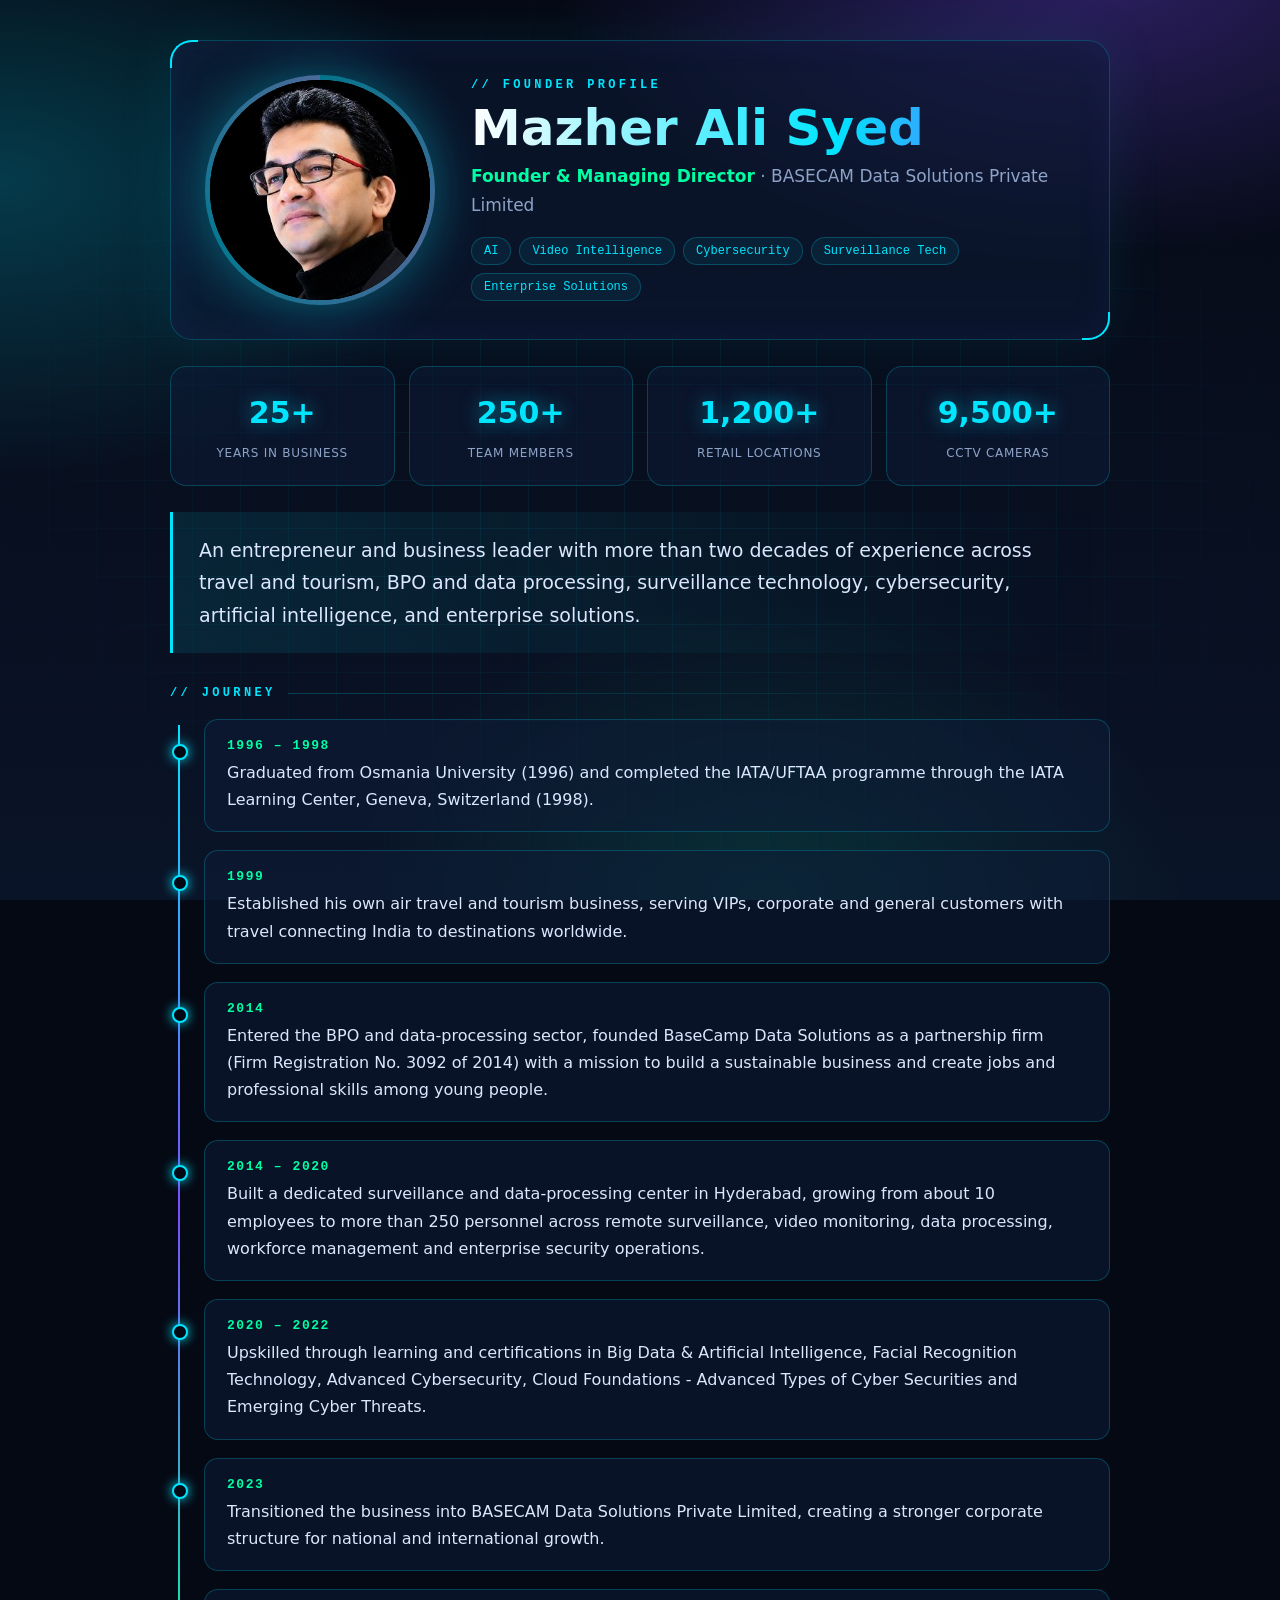
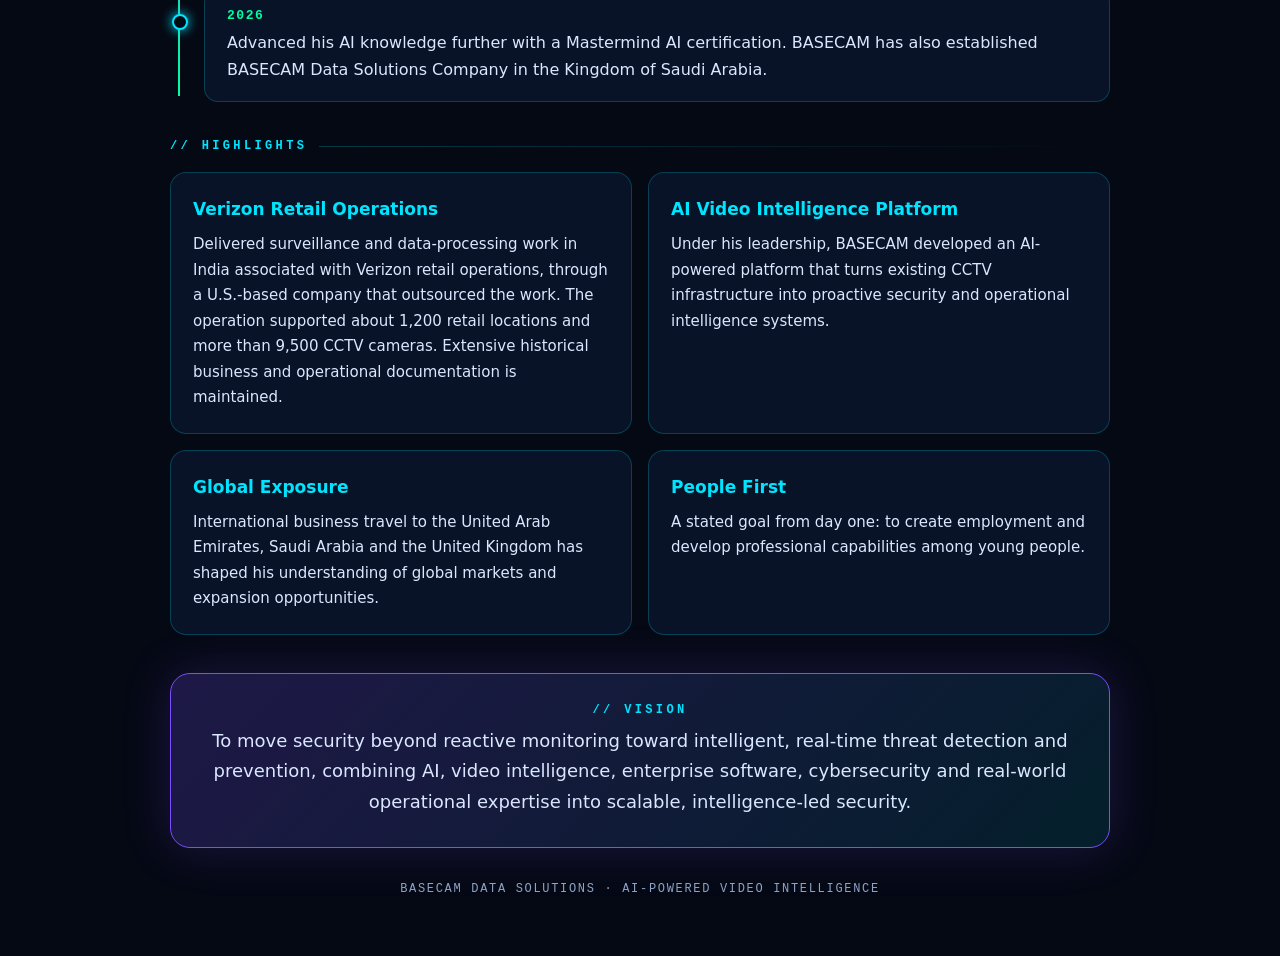
<file: public_html/mazher-profile.html>
<!DOCTYPE html>
<html lang="en">
<head>
<meta charset="utf-8">
<meta name="viewport" content="width=device-width, initial-scale=1, viewport-fit=cover">
<title>Mazher Ali Syed — Founder &amp; Managing Director, BASECAM</title>
  <link rel="icon" type="image/png" href="images/favicon.png">
  <link rel="icon" type="image/png" href="images/favicon.png">
  <link rel="apple-touch-icon" href="images/favicon.png">
  <link rel="stylesheet" href="./css/mazher-profile.css">
</head>
<body>
<div class="wrap">
  <section class="hero">
    <div class="photo"><div class="in"><img alt="Mazher Ali Syed" src="[data-uri]"></div></div>
    <div>
      <div class="tag">// Founder Profile</div>
      <h1>Mazher Ali Syed</h1>
      <p class="role"><b>Founder &amp; Managing Director</b> · BASECAM Data Solutions Private Limited</p>
      <div class="chips"><span class="chip">AI</span><span class="chip">Video Intelligence</span><span class="chip">Cybersecurity</span><span class="chip">Surveillance Tech</span><span class="chip">Enterprise Solutions</span></div>
    </div>
  </section>

  <div class="stats">
    <div class="stat"><b>25+</b><span>Years in business</span></div>
    <div class="stat"><b>250+</b><span>Team members</span></div>
    <div class="stat"><b>1,200+</b><span>Retail locations</span></div>
    <div class="stat"><b>9,500+</b><span>CCTV cameras</span></div>
  </div>

  <p class="lead">An entrepreneur and business leader with more than two decades of experience across travel and tourism, BPO and data processing, surveillance technology, cybersecurity, artificial intelligence, and enterprise solutions.</p>

  <h2 class="tag">// Journey</h2>
  <div class="tl">
    <div class="ev"><div class="yr">1996 – 1998</div><p>Graduated from Osmania University (1996) and completed the IATA/UFTAA programme through the IATA Learning Center, Geneva, Switzerland (1998).</p></div>
    <div class="ev"><div class="yr">1999</div><p>Established his own air travel and tourism business, serving VIPs, corporate and general customers with travel connecting India to destinations worldwide.</p></div>
    <div class="ev"><div class="yr">2014</div><p>Entered the BPO and data-processing sector, founded BaseCamp Data Solutions as a partnership firm (Firm Registration No. 3092 of 2014) with a mission to build a sustainable business and create jobs and professional skills among young people.</p></div>
    <div class="ev"><div class="yr">2014 – 2020</div><p>Built a dedicated surveillance and data-processing center in Hyderabad, growing from about 10 employees to more than 250 personnel across remote surveillance, video monitoring, data processing, workforce management and enterprise security operations.</p></div>
    <div class="ev"><div class="yr">2020 – 2022</div><p>Upskilled through learning and certifications in Big Data & Artificial Intelligence, Facial Recognition Technology, Advanced Cybersecurity, Cloud Foundations - Advanced Types of Cyber Securities and Emerging Cyber Threats.</p></div>
    <div class="ev"><div class="yr">2023</div><p>Transitioned the business into BASECAM Data Solutions Private Limited, creating a stronger corporate structure for national and international growth.</p></div>
    <div class="ev"><div class="yr">2026</div><p>Advanced his AI knowledge further with a Mastermind AI certification. BASECAM has also established BASECAM Data Solutions Company in the Kingdom of Saudi Arabia.</p></div>
  </div>

  <h2 class="tag">// Highlights</h2>
  <div class="grid">
    <div class="box"><h3>Verizon Retail Operations</h3><p>Delivered surveillance and data-processing work in India associated with Verizon retail operations, through a U.S.-based company that outsourced the work. The operation supported about 1,200 retail locations and more than 9,500 CCTV cameras. Extensive historical business and operational documentation is maintained.</p></div>
    <div class="box"><h3>AI Video Intelligence Platform</h3><p>Under his leadership, BASECAM developed an AI-powered platform that turns existing CCTV infrastructure into proactive security and operational intelligence systems.</p></div>
    <div class="box"><h3>Global Exposure</h3><p>International business travel to the United Arab Emirates, Saudi Arabia and the United Kingdom has shaped his understanding of global markets and expansion opportunities.</p></div>
    <div class="box"><h3>People First</h3><p>A stated goal from day one: to create employment and develop professional capabilities among young people.</p></div>
  </div>

  <div class="vision">
    <div class="tag">// Vision</div>
    <p>To move security beyond reactive monitoring toward intelligent, real-time threat detection and prevention, combining AI, video intelligence, enterprise software, cybersecurity and real-world operational expertise into scalable, intelligence-led security.</p>
  </div>

  <footer>BASECAM DATA SOLUTIONS · AI-POWERED VIDEO INTELLIGENCE</footer>
</div>
</body>
</html>
</file>
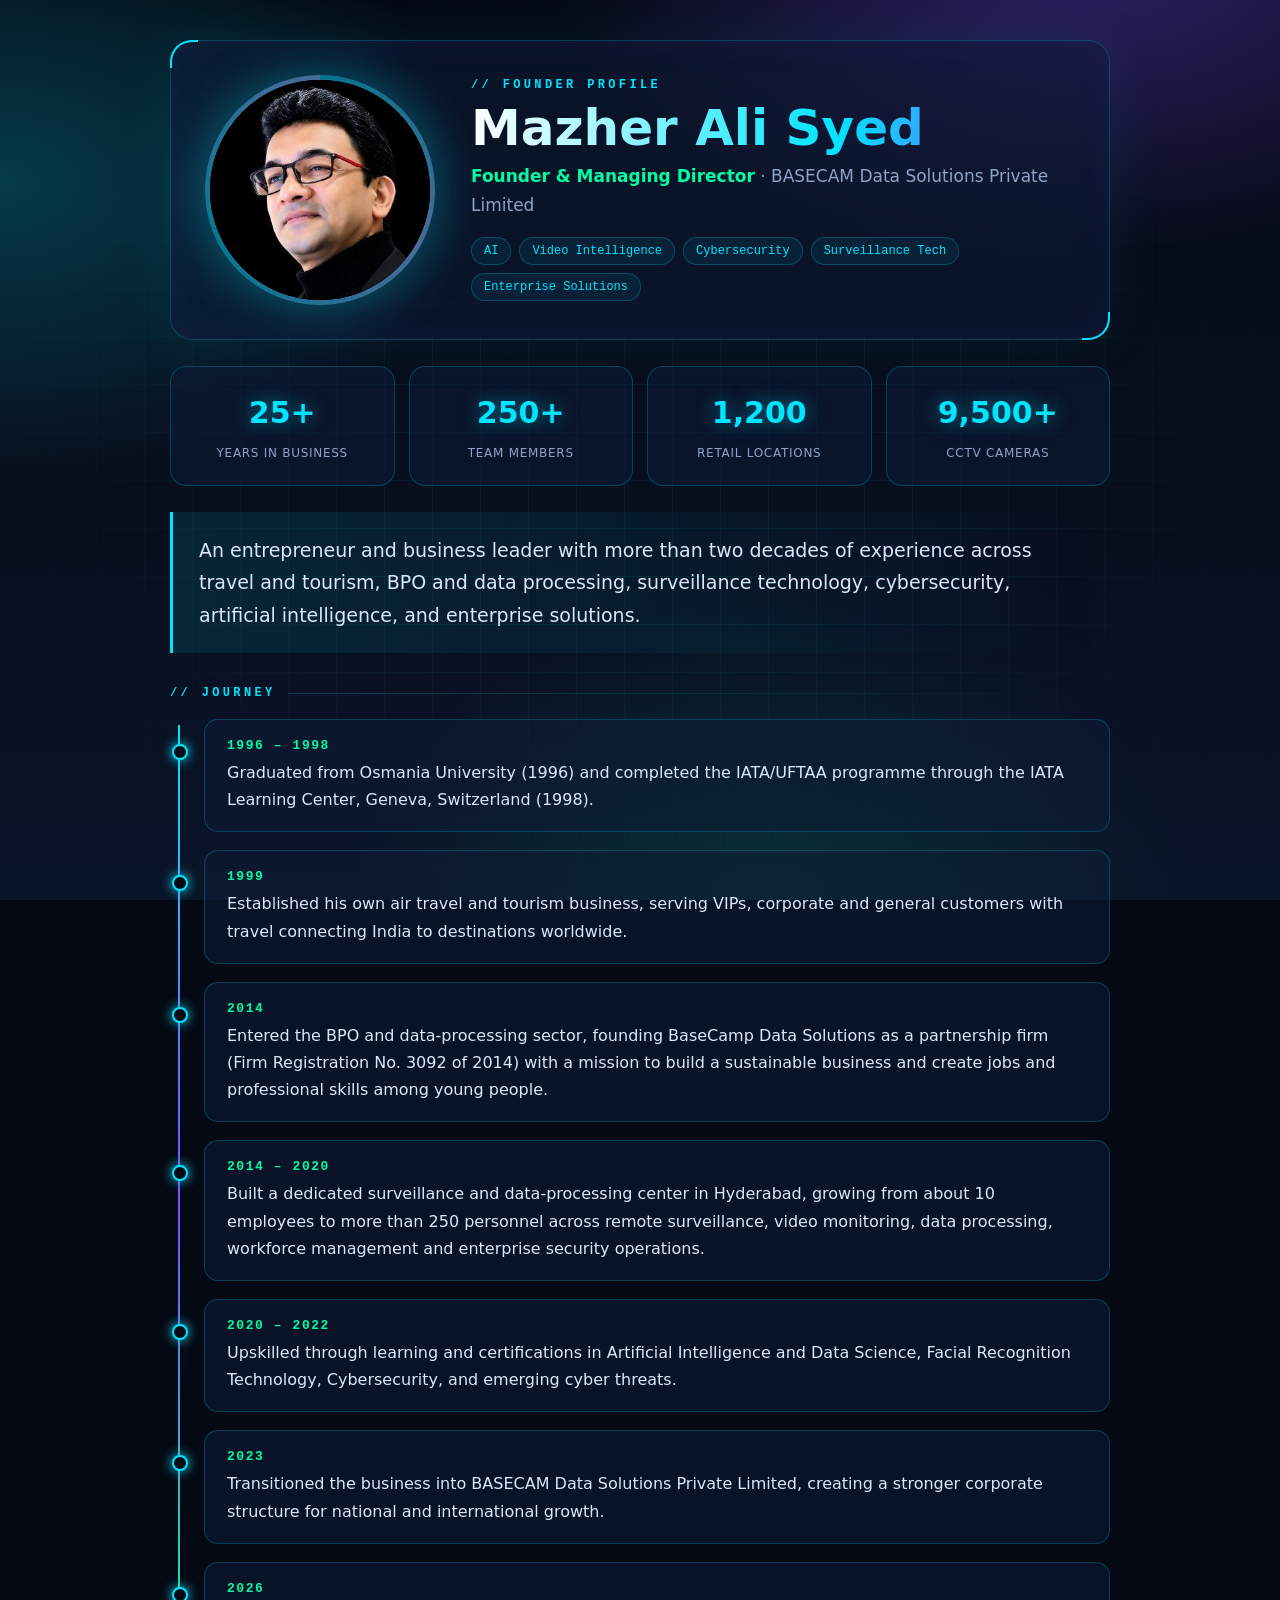
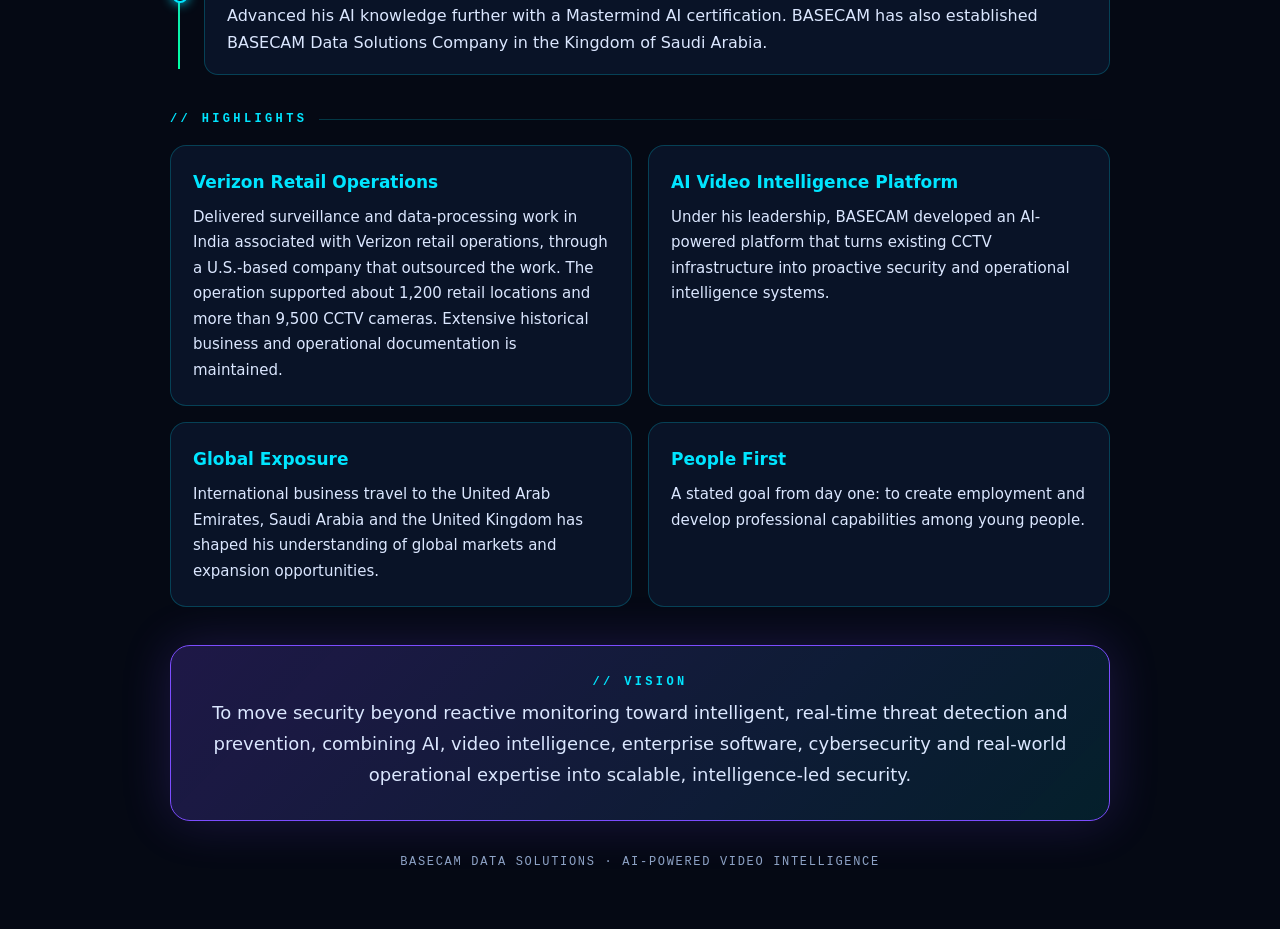
<file: surveil360-website-main/mazher-profile.html>
<!DOCTYPE html>
<html lang="en">
<head>
<meta charset="utf-8">
<meta name="viewport" content="width=device-width, initial-scale=1, viewport-fit=cover">
<title>Mazher Ali Syed — Founder &amp; Managing Director, BASECAM</title>
  <link rel="icon" type="image/png" href="images/favicon.png">
  <link rel="icon" type="image/png" href="images/favicon.png">
  <link rel="apple-touch-icon" href="images/favicon.png">
  <link rel="stylesheet" href="mazher-profile.css">
</head>
<body>
<div class="wrap">
  <section class="hero">
    <div class="photo"><div class="in"><img alt="Mazher Ali Syed" src="[data-uri]"></div></div>
    <div>
      <div class="tag">// Founder Profile</div>
      <h1>Mazher Ali Syed</h1>
      <p class="role"><b>Founder &amp; Managing Director</b> · BASECAM Data Solutions Private Limited</p>
      <div class="chips"><span class="chip">AI</span><span class="chip">Video Intelligence</span><span class="chip">Cybersecurity</span><span class="chip">Surveillance Tech</span><span class="chip">Enterprise Solutions</span></div>
    </div>
  </section>

  <div class="stats">
    <div class="stat"><b>25+</b><span>Years in business</span></div>
    <div class="stat"><b>250+</b><span>Team members</span></div>
    <div class="stat"><b>1,200</b><span>Retail locations</span></div>
    <div class="stat"><b>9,500+</b><span>CCTV cameras</span></div>
  </div>

  <p class="lead">An entrepreneur and business leader with more than two decades of experience across travel and tourism, BPO and data processing, surveillance technology, cybersecurity, artificial intelligence, and enterprise solutions.</p>

  <h2 class="tag">// Journey</h2>
  <div class="tl">
    <div class="ev"><div class="yr">1996 – 1998</div><p>Graduated from Osmania University (1996) and completed the IATA/UFTAA programme through the IATA Learning Center, Geneva, Switzerland (1998).</p></div>
    <div class="ev"><div class="yr">1999</div><p>Established his own air travel and tourism business, serving VIPs, corporate and general customers with travel connecting India to destinations worldwide.</p></div>
    <div class="ev"><div class="yr">2014</div><p>Entered the BPO and data-processing sector, founding BaseCamp Data Solutions as a partnership firm (Firm Registration No. 3092 of 2014) with a mission to build a sustainable business and create jobs and professional skills among young people.</p></div>
    <div class="ev"><div class="yr">2014 – 2020</div><p>Built a dedicated surveillance and data-processing center in Hyderabad, growing from about 10 employees to more than 250 personnel across remote surveillance, video monitoring, data processing, workforce management and enterprise security operations.</p></div>
    <div class="ev"><div class="yr">2020 – 2022</div><p>Upskilled through learning and certifications in Artificial Intelligence and Data Science, Facial Recognition Technology, Cybersecurity, and emerging cyber threats.</p></div>
    <div class="ev"><div class="yr">2023</div><p>Transitioned the business into BASECAM Data Solutions Private Limited, creating a stronger corporate structure for national and international growth.</p></div>
    <div class="ev"><div class="yr">2026</div><p>Advanced his AI knowledge further with a Mastermind AI certification. BASECAM has also established BASECAM Data Solutions Company in the Kingdom of Saudi Arabia.</p></div>
  </div>

  <h2 class="tag">// Highlights</h2>
  <div class="grid">
    <div class="box"><h3>Verizon Retail Operations</h3><p>Delivered surveillance and data-processing work in India associated with Verizon retail operations, through a U.S.-based company that outsourced the work. The operation supported about 1,200 retail locations and more than 9,500 CCTV cameras. Extensive historical business and operational documentation is maintained.</p></div>
    <div class="box"><h3>AI Video Intelligence Platform</h3><p>Under his leadership, BASECAM developed an AI-powered platform that turns existing CCTV infrastructure into proactive security and operational intelligence systems.</p></div>
    <div class="box"><h3>Global Exposure</h3><p>International business travel to the United Arab Emirates, Saudi Arabia and the United Kingdom has shaped his understanding of global markets and expansion opportunities.</p></div>
    <div class="box"><h3>People First</h3><p>A stated goal from day one: to create employment and develop professional capabilities among young people.</p></div>
  </div>

  <div class="vision">
    <div class="tag">// Vision</div>
    <p>To move security beyond reactive monitoring toward intelligent, real-time threat detection and prevention, combining AI, video intelligence, enterprise software, cybersecurity and real-world operational expertise into scalable, intelligence-led security.</p>
  </div>

  <footer>BASECAM DATA SOLUTIONS · AI-POWERED VIDEO INTELLIGENCE</footer>
</div>
</body>
</html>
</file>
<file: public_html/css/style.css>
*,
*::before,
*::after {
  box-sizing: border-box;
  margin: 0;
  padding: 0;
}

:root {
  --electric: #00E5FF;
  --crimson: #FF2D55;
  --navy: #030B1A;
  --ink: #060F24;
  --slate: #0D1F3C;
  --mid: #1A3560;
  --muted: #4A6B9A;
  --silver: #A8C0DE;
  --white: #F0F6FF;
  --glow: 0 0 30px rgba(0, 229, 255, 0.25);
}

html {
  scroll-behavior: smooth;
}

body {
  font-family: 'Inter', sans-serif;
  background: var(--navy);
  color: var(--white);
  overflow-x: hidden;
}

/* ── NAV ── */
nav {
  position: fixed;
  top: 0;
  left: 0;
  right: 0;
  z-index: 1000;
  display: flex;
  align-items: center;
  justify-content: space-between;
  padding: 0 5vw;
  height: 120px;
  background: #000000;
  border-bottom: 1px solid rgba(0, 229, 255, 0.12);
}

.logo-wrap {
  display: flex;
  align-items: center;
  cursor: pointer;
}

.logo-img {
  height: 113px;
  width: auto;
  object-fit: contain;
  filter: brightness(1.3) contrast(1.1);

  


}

.footer-logo-img {
  height: 110px;
  width: auto;
  object-fit: contain;
  margin-bottom: 16px;
  display: block;
  mix-blend-mode: lighten;
}

.nav-links {
  display: flex;
  gap: 4px;
}

.nav-btn {
  background: none;
  border: none;
  font-family: 'Inter', sans-serif;
  font-size: 0.8rem;
  font-weight: 500;
  color: var(--silver);
  letter-spacing: 0.06em;
  text-transform: uppercase;
  padding: 8px 14px;
  border-radius: 6px;
  cursor: pointer;
  transition: color 0.2s, background 0.2s;
}

.nav-btn:hover,
.nav-btn.active {
  color: var(--electric);
  background: rgba(0, 229, 255, 0.08);
}

/* ── PAGE SYSTEM ── */
.page {
  display: none;
  min-height: 100vh;
  padding-top: 68px;
  animation: fadeIn 0.45s ease;
}

.page.active {
  display: block;
}

@keyframes fadeIn {
  from {
    opacity: 0;
    transform: translateY(10px);
  }

  to {
    opacity: 1;
    transform: translateY(0);
  }
}

/* ── HOME PAGE ── */
#home {
  background: var(--navy);
}

.hero {
  position: relative;
  min-height: calc(100vh - 68px);
  display: flex;
  flex-direction: column;
  justify-content: center;
  align-items: flex-start;
  padding: 80px 8vw;
  overflow: hidden;
}

.hero-grid {
  position: absolute;
  inset: 0;
  z-index: 0;
  background-image:
    linear-gradient(rgba(0, 229, 255, 0.04) 1px, transparent 1px),
    linear-gradient(90deg, rgba(0, 229, 255, 0.04) 1px, transparent 1px);
  background-size: 60px 60px;
}

.hero-orb {
  position: absolute;
  right: -10%;
  top: 10%;
  width: 600px;
  height: 600px;
  background: radial-gradient(circle, rgba(0, 229, 255, 0.12) 0%, transparent 70%);
  border-radius: 50%;
  animation: pulse 6s ease-in-out infinite;
}

@keyframes pulse {

  0%,
  100% {
    transform: scale(1);
    opacity: 0.6
  }

  50% {
    transform: scale(1.08);
    opacity: 1
  }
}

.hero-eyebrow {
  font-family: 'JetBrains Mono', monospace;
  font-size: 0.72rem;
  letter-spacing: 0.18em;
  text-transform: uppercase;
  color: var(--electric);
  margin-bottom: 24px;
  position: relative;
  z-index: 1;
  display: flex;
  align-items: center;
  justify-content: center;
  gap: 10px;
  width: 100%;
  white-space: nowrap;
}

.hero-eyebrow::before {
  content: '';
  width: 32px;
  height: 1px;
  background: var(--electric);
  flex-shrink: 0;
}

.hero-eyebrow::after {
  content: '';
  width: 32px;
  height: 1px;
  background: var(--electric);
  flex-shrink: 0;
}

.hero h1 {
  font-family: 'Syne', sans-serif;
  font-weight: 800;
  font-size: clamp(2.8rem, 6vw, 5.5rem);
  line-height: 1.05;
  position: relative;
  z-index: 1;
  max-width: 800px;
  margin-bottom: 28px;
}

.hero h1 em {
  font-style: normal;
  color: var(--electric);
}

.hero h1 .strike {
  position: relative;
  color: var(--muted);
  text-decoration: line-through;
  text-decoration-color: var(--crimson);
  text-decoration-thickness: 3px;
}

.hero-sub {
  font-size: 1.1rem;
  line-height: 1.7;
  color: var(--silver);
  max-width: 560px;
  margin-bottom: 44px;
  position: relative;
  z-index: 1;
}

.hero-cta {
  display: flex;
  gap: 14px;
  flex-wrap: wrap;
  position: relative;
  z-index: 1;
}

.btn-primary {
  background: var(--electric);
  color: var(--navy);
  font-family: 'Syne', sans-serif;
  font-weight: 700;
  font-size: 0.9rem;
  letter-spacing: 0.05em;
  text-transform: uppercase;
  padding: 16px 36px;
  border: none;
  border-radius: 4px;
  cursor: pointer;
  transition: transform 0.2s, box-shadow 0.2s;
  box-shadow: 0 0 24px rgba(0, 229, 255, 0.4);
}

.btn-primary:hover {
  transform: translateY(-2px);
  box-shadow: 0 0 40px rgba(0, 229, 255, 0.6);
}

.btn-ghost {
  background: transparent;
  color: var(--white);
  font-family: 'Syne', sans-serif;
  font-weight: 600;
  font-size: 0.9rem;
  letter-spacing: 0.05em;
  text-transform: uppercase;
  padding: 15px 36px;
  border: 1px solid rgba(255, 255, 255, 0.2);
  border-radius: 4px;
  cursor: pointer;
  transition: border-color 0.2s, color 0.2s;
}

.btn-ghost:hover {
  border-color: var(--electric);
  color: var(--electric);
}

.hero-stats {
  position: relative;
  z-index: 1;
  margin-top: 80px;
  display: flex;
  gap: 60px;
  flex-wrap: wrap;
}



.stat-num {
  font-family: 'Syne', sans-serif;
  font-weight: 800;
  font-size: 2.6rem;
  color: var(--electric);
  line-height: 1;
}

.stat-label {
  font-size: 0.78rem;
  color: var(--muted);
  margin-top: 6px;
  text-transform: uppercase;
  letter-spacing: 0.1em;
}

/* Problem section */
.problem-section {
  background: var(--ink);
  padding: 120px 8vw;
  border-top: 1px solid rgba(0, 229, 255, 0.08);
}

.section-tag {
  font-family: 'JetBrains Mono', monospace;
  font-size: 0.68rem;
  letter-spacing: 0.2em;
  color: var(--crimson);
  text-transform: uppercase;
  margin-bottom: 20px;
  display: flex;
  align-items: center;
  gap: 10px;
}

.section-tag::before {
  content: '';
  width: 24px;
  height: 1px;
  background: var(--crimson);
}

.problem-section h2 {
  font-family: 'Syne', sans-serif;
  font-weight: 800;
  font-size: clamp(2rem, 3.5vw, 3rem);
  max-width: 700px;
  margin-bottom: 60px;
  line-height: 1.15;
}

.problem-cards {
  display: grid;
  grid-template-columns: repeat(auto-fit, minmax(280px, 1fr));
  gap: 24px;
}

.problem-card {
  background: rgba(255, 45, 85, 0.05);
  border: 1px solid rgba(255, 45, 85, 0.2);
  border-radius: 8px;
  padding: 36px 32px;
}

.problem-card .icon {
  font-size: 2rem;
  margin-bottom: 16px;
}

.problem-card h3 {
  font-family: 'Syne', sans-serif;
  font-size: 1.1rem;
  font-weight: 700;
  margin-bottom: 12px;
}

.problem-card p {
  font-size: 0.9rem;
  color: var(--silver);
  line-height: 1.65;
}

/* Solution section */
.solution-section {
  padding: 120px 8vw;
  background: var(--navy);
}

.section-header {
  margin-bottom: 70px;
}

.section-header h2 {
  font-family: 'Syne', sans-serif;
  font-weight: 800;
  font-size: clamp(2rem, 3.5vw, 3rem);
  line-height: 1.15;
  margin-bottom: 20px;
}

.section-header p {
  font-size: 1rem;
  color: var(--silver);
  max-width: 580px;
  line-height: 1.7;
}

.solution-grid {
  display: grid;
  grid-template-columns: repeat(auto-fit, minmax(300px, 1fr));
  gap: 2px;
  border: 1px solid rgba(0, 229, 255, 0.1);
  border-radius: 12px;
  overflow: hidden;
}

.sol-card {
  background: var(--slate);
  padding: 44px 36px;
  transition: background 0.25s;
  position: relative;
  overflow: hidden;
}

.sol-card::before {
  content: '';
  position: absolute;
  top: 0;
  left: 0;
  right: 0;
  height: 2px;
  background: var(--electric);
  transform: scaleX(0);
  transform-origin: left;
  transition: transform 0.3s;
}

.sol-card:hover {
  background: var(--mid);
}

.sol-card:hover::before {
  transform: scaleX(1);
}

.sol-num {
  font-family: 'JetBrains Mono', monospace;
  font-size: 0.7rem;
  color: var(--electric);
  letter-spacing: 0.15em;
  margin-bottom: 20px;
}

.sol-card h3 {
  font-family: 'Syne', sans-serif;
  font-weight: 700;
  font-size: 1.15rem;
  margin-bottom: 14px;
}

.sol-card p {
  font-size: 0.88rem;
  color: var(--silver);
  line-height: 1.65;
}

/* Scan line animation for hero */
.scanline {
  position: absolute;
  left: 0;
  right: 0;
  height: 2px;
  background: linear-gradient(90deg, transparent, rgba(0, 229, 255, 0.3), transparent);
  animation: scan 8s linear infinite;
  pointer-events: none;
  z-index: 2;
}

@keyframes scan {
  0% {
    top: 0%
  }

  100% {
    top: 100%
  }
}

/* ── ABOUT PAGE ── */
#about {
  background: linear-gradient(160deg, #030B1A 0%, #0A1F0A 40%, #051424 100%);
  min-height: 100vh;
}

.page-hero {
  padding: 100px 8vw 80px;
  background: linear-gradient(180deg, rgba(0, 180, 60, 0.06) 0%, transparent 60%);
  border-bottom: 1px solid rgba(0, 200, 80, 0.1);
}

.page-hero .ph-tag {
  font-family: 'JetBrains Mono', monospace;
  font-size: 0.68rem;
  letter-spacing: 0.2em;
  color: #00E87A;
  text-transform: uppercase;
  margin-bottom: 20px;
  display: flex;
  align-items: center;
  gap: 10px;
}

.page-hero .ph-tag::before {
  content: '';
  width: 24px;
  height: 1px;
  background: #00E87A;
}

.page-hero h1 {
  font-family: 'Syne', sans-serif;
  font-weight: 800;
  font-size: clamp(2.4rem, 4.5vw, 4rem);
  line-height: 1.1;
}

.page-hero h1 em {
  font-style: normal;
  color: #00E87A;
}

.page-hero p {
  color: var(--silver);
  font-size: 1.05rem;
  line-height: 1.75;
  max-width: 620px;
  margin-top: 20px;
}

.about-body {
  padding: 80px 8vw;
}

/* ── LEGAL PAGES (Privacy Policy, Terms, Disclaimer) ── */
.legal-body {
  padding: 60px 8vw 100px;
  max-width: 880px;
}

.legal-body h2 {
  font-family: 'Syne', sans-serif;
  font-weight: 700;
  font-size: 1.25rem;
  color: var(--electric);
  margin: 36px 0 14px;
}

.legal-body h2:first-of-type {
  margin-top: 0;
}

.legal-body h3 {
  font-family: 'Syne', sans-serif;
  font-weight: 700;
  font-size: 1.05rem;
  color: var(--white);
  margin: 24px 0 10px;
}

.legal-body p {
  color: var(--muted);
  line-height: 1.75;
  font-size: 0.95rem;
  margin-bottom: 14px;
}

.legal-body ul {
  color: var(--muted);
  line-height: 1.75;
  font-size: 0.95rem;
  margin: 0 0 16px 0;
  padding-left: 22px;
}

.legal-body ul li {
  margin-bottom: 6px;
}

.legal-body .legal-meta {
  font-family: 'JetBrains Mono', monospace;
  font-size: 0.78rem;
  color: var(--electric);
  margin-bottom: 30px;
  letter-spacing: 0.05em;
}

.legal-body a {
  color: var(--electric);
  text-decoration: none;
}

.legal-body a:hover {
  text-decoration: underline;
}

.about-grid {
  display: grid;
  grid-template-columns: 1fr 1fr;
  gap: 60px;
  align-items: start;
}

.about-grid .text-col h2 {
  font-family: 'Syne', sans-serif;
  font-weight: 700;
  font-size: 1.7rem;
  margin-bottom: 20px;
}

.about-grid .text-col p {
  color: var(--silver);
  line-height: 1.75;
  margin-bottom: 16px;
  font-size: 0.95rem;
}

.cert-cards {
  display: grid;
  gap: 16px;
}

.cert-card {
  background: rgba(0, 232, 122, 0.05);
  border: 1px solid rgba(0, 232, 122, 0.2);
  border-radius: 8px;
  padding: 24px 28px;
  display: flex;
  gap: 16px;
  align-items: flex-start;
}

.cert-icon {
  font-size: 1.5rem;
  flex-shrink: 0;
}

.cert-card h4 {
  font-family: 'Syne', sans-serif;
  font-weight: 700;
  font-size: 0.9rem;
  color: #00E87A;
  margin-bottom: 6px;
}

.cert-card p {
  font-size: 0.82rem;
  color: var(--silver);
  line-height: 1.6;
  font-family: 'JetBrains Mono', monospace;
}

/* ── JOURNEY & TRACK RECORD (About page) ── */
.journey-section,
.track-section {
  padding: 90px 8vw;
  border-top: 1px solid rgba(0, 200, 80, 0.1);
}

.journey-section {
  background: rgba(0, 180, 60, 0.03);
}

.track-section {
  background: var(--ink);
}

.jt-tag {
  font-family: 'JetBrains Mono', monospace;
  font-size: 0.68rem;
  letter-spacing: 0.2em;
  color: #00E87A;
  text-transform: uppercase;
  margin-bottom: 18px;
  display: flex;
  align-items: center;
  gap: 10px;
}

.jt-tag::before {
  content: '';
  width: 24px;
  height: 1px;
  background: #00E87A;
}

.journey-section h2,
.track-section h2 {
  font-family: 'Syne', sans-serif;
  font-weight: 800;
  font-size: clamp(1.8rem, 3vw, 2.6rem);
  line-height: 1.15;
  margin-bottom: 18px;
}

.journey-section>p,
.track-section>p {
  color: var(--silver);
  font-size: 0.98rem;
  line-height: 1.75;
  max-width: 700px;
  margin-bottom: 56px;
}

.timeline-rail {
  position: relative;
  padding-left: 28px;
  border-left: 2px solid rgba(0, 232, 122, 0.25);
}

.tl-row {
  position: relative;
  padding-bottom: 40px;
}

.tl-row:last-child {
  padding-bottom: 0;
}

.tl-row::before {
  content: '';
  position: absolute;
  left: -34px;
  top: 4px;
  width: 12px;
  height: 12px;
  border-radius: 50%;
  background: #030B1A;
  border: 2px solid #00E87A;
}

.tl-row .tl-yr {
  font-family: 'JetBrains Mono', monospace;
  font-weight: 600;
  font-size: 0.78rem;
  color: #00E87A;
  letter-spacing: 0.1em;
  margin-bottom: 8px;
  display: block;
}

.tl-row h4 {
  font-family: 'Syne', sans-serif;
  font-weight: 700;
  font-size: 1.05rem;
  margin-bottom: 8px;
}

.tl-row p {
  font-size: 0.9rem;
  color: var(--silver);
  line-height: 1.7;
  max-width: 640px;
}

.track-strip {
  display: grid;
  grid-template-columns: repeat(auto-fit, minmax(180px, 1fr));
  gap: 32px;
  margin-bottom: 64px;
  background: rgba(0, 232, 122, 0.04);
  border: 1px solid rgba(0, 232, 122, 0.15);
  border-radius: 12px;
  padding: 40px 36px;
}

.track-num {
  font-family: 'Syne', sans-serif;
  font-weight: 800;
  font-size: 2.4rem;
  color: #00E87A;
  line-height: 1;
}

.track-lbl {
  font-size: 0.78rem;
  color: var(--muted);
  margin-top: 8px;
  text-transform: uppercase;
  letter-spacing: 0.08em;
}

.track-subtag {
  font-family: 'JetBrains Mono', monospace;
  font-size: 0.68rem;
  letter-spacing: 0.18em;
  color: var(--muted);
  text-transform: uppercase;
  margin-bottom: 14px;
}

.track-card {
  background: rgba(0, 232, 122, 0.05);
  border: 1px solid rgba(0, 232, 122, 0.2);
  border-radius: 8px;
  padding: 28px 32px;
  max-width: 560px;
}

.track-card .tag {
  display: inline-block;
  font-family: 'JetBrains Mono', monospace;
  font-size: 0.68rem;
  letter-spacing: 0.12em;
  color: #00E87A;
  background: rgba(0, 232, 122, 0.12);
  padding: 4px 10px;
  border-radius: 4px;
  margin-bottom: 12px;
}

.track-card h4 {
  font-family: 'Syne', sans-serif;
  font-weight: 700;
  font-size: 1rem;
  margin-bottom: 10px;
}

.track-card p {
  font-size: 0.88rem;
  color: var(--silver);
  line-height: 1.7;
}

/* ── SERVICES PAGE ── */
#services {
  background: linear-gradient(140deg, #030B1A 0%, #0F0624 50%, #030B1A 100%);
}

#services .page-hero {
  background: linear-gradient(180deg, rgba(120, 0, 255, 0.08) 0%, transparent 60%);
  border-bottom: 1px solid rgba(120, 0, 255, 0.12);
}

#services .page-hero .ph-tag {
  color: #A855F7;
}

#services .page-hero .ph-tag::before {
  background: #A855F7;
}

#services .page-hero h1 em {
  color: #A855F7;
}

.services-grid {
  padding: 80px 8vw;
  display: grid;
  grid-template-columns: repeat(auto-fit, minmax(320px, 1fr));
  gap: 28px;
}

.service-card {
  background: rgba(168, 85, 247, 0.04);
  border: 1px solid rgba(168, 85, 247, 0.15);
  border-radius: 10px;
  padding: 40px 34px;
  position: relative;
  overflow: hidden;
  transition: transform 0.25s, box-shadow 0.25s;
}

.service-card:hover {
  transform: translateY(-4px);
  box-shadow: 0 20px 60px rgba(168, 85, 247, 0.15);
}

.service-card .s-num {
  font-family: 'JetBrains Mono', monospace;
  font-size: 3rem;
  font-weight: 600;
  color: rgba(168, 85, 247, 0.12);
  position: absolute;
  top: 20px;
  right: 24px;
  line-height: 1;
}

.service-card .s-icon {
  font-size: 2.2rem;
  margin-bottom: 20px;
}

.service-card h3 {
  font-family: 'Syne', sans-serif;
  font-weight: 700;
  font-size: 1.2rem;
  margin-bottom: 14px;
}

.service-card p {
  font-size: 0.88rem;
  color: var(--silver);
  line-height: 1.7;
}

.service-tag {
  display: inline-block;
  margin-top: 20px;
  font-size: 0.72rem;
  font-family: 'JetBrains Mono', monospace;
  letter-spacing: 0.1em;
  color: #A855F7;
  background: rgba(168, 85, 247, 0.1);
  padding: 6px 14px;
  border-radius: 20px;
}

/* ── INDUSTRIES PAGE ── */
#industries {
  background: linear-gradient(150deg, #030B1A 0%, #1A0B05 50%, #030B1A 100%);
}

#industries .page-hero {
  background: linear-gradient(180deg, rgba(255, 120, 0, 0.07) 0%, transparent 60%);
  border-bottom: 1px solid rgba(255, 120, 0, 0.1);
}

#industries .page-hero .ph-tag {
  color: #FF7A00;
}

#industries .page-hero .ph-tag::before {
  background: #FF7A00;
}

#industries .page-hero h1 em {
  color: #FF7A00;
}

.industries-wrap {
  padding: 80px 8vw;
}

.industry-row {
  display: grid;
  grid-template-columns: 1fr 2fr;
  gap: 48px;
  padding: 48px 0;
  border-bottom: 1px solid rgba(255, 120, 0, 0.1);
  align-items: start;
}

.industry-row:last-child {
  border-bottom: none;
}

.ind-left {
  position: sticky;
  top: 100px;
}

.ind-icon {
  font-size: 3rem;
  margin-bottom: 16px;
}

.ind-name {
  font-family: 'Syne', sans-serif;
  font-weight: 800;
  font-size: 1.5rem;
  margin-bottom: 8px;
}

.ind-tag {
  font-size: 0.72rem;
  font-family: 'JetBrains Mono', monospace;
  color: #FF7A00;
  letter-spacing: 0.1em;
}

.ind-right p {
  color: var(--silver);
  font-size: 0.95rem;
  line-height: 1.8;
  margin-bottom: 16px;
}

.use-cases {
  display: flex;
  flex-wrap: wrap;
  gap: 10px;
  margin-top: 20px;
}

.use-case {
  background: rgba(255, 120, 0, 0.08);
  border: 1px solid rgba(255, 120, 0, 0.2);
  padding: 8px 16px;
  border-radius: 4px;
  font-size: 0.8rem;
  color: #FF7A00;
  font-family: 'JetBrains Mono', monospace;
  letter-spacing: 0.05em;
}

/* ── TEAM PAGE ── */
#team {
  background: linear-gradient(145deg, #030B1A 0%, #0A0B1A 60%, #030B1A 100%);
}

#team .page-hero {
  background: linear-gradient(180deg, rgba(0, 160, 255, 0.08) 0%, transparent 60%);
  border-bottom: 1px solid rgba(0, 160, 255, 0.1);
}

#team .page-hero .ph-tag {
  color: #00A0FF;
}

#team .page-hero .ph-tag::before {
  background: #00A0FF;
}

#team .page-hero h1 em {
  color: #00A0FF;
}

.team-wrap {
  padding: 80px 8vw;
}

.team-founder {
  display: grid;
  grid-template-columns: 280px 1fr;
  gap: 60px;
  background: rgba(0, 160, 255, 0.04);
  border: 1px solid rgba(0, 160, 255, 0.12);
  border-radius: 12px;
  padding: 50px;
  margin-bottom: 60px;
  align-items: center;
}

.founder-avatar {
  width: 220px;
  height: 220px;
  border-radius: 12px;
  background: linear-gradient(135deg, #0D2A4A, #1A4A7A);
  display: flex;
  align-items: center;
  justify-content: center;
  font-size: 5rem;
  border: 2px solid rgba(0, 160, 255, 0.3);
  overflow: hidden;
}

.founder-avatar img {
  width: 100%;
  height: 100%;
  object-fit: cover;
  display: block;
}

.founder-name {
  font-family: 'Syne', sans-serif;
  font-weight: 800;
  font-size: 2rem;
  margin-bottom: 6px;
}

.founder-title {
  color: #00A0FF;
  font-size: 0.85rem;
  letter-spacing: 0.1em;
  text-transform: uppercase;
  font-family: 'JetBrains Mono', monospace;
  margin-bottom: 20px;
}

.founder-bio {
  color: var(--silver);
  line-height: 1.8;
  font-size: 0.95rem;
  margin-bottom: 20px;
}

.founder-li {
  display: inline-flex;
  align-items: center;
  gap: 8px;
  background: rgba(0, 160, 255, 0.1);
  border: 1px solid rgba(0, 160, 255, 0.25);
  padding: 10px 20px;
  border-radius: 6px;
  text-decoration: none;
  color: #00A0FF;
  font-size: 0.82rem;
  font-family: 'JetBrains Mono', monospace;
  transition: background 0.2s;
}

.founder-li:hover {
  background: rgba(0, 160, 255, 0.2);
}

.values-grid {
  display: grid;
  grid-template-columns: repeat(auto-fit, minmax(200px, 1fr));
  gap: 20px;
}

.value-card {
  background: rgba(0, 160, 255, 0.04);
  border: 1px solid rgba(0, 160, 255, 0.1);
  border-radius: 8px;
  padding: 30px 24px;
  text-align: center;
}

.value-card .v-icon {
  font-size: 2rem;
  margin-bottom: 14px;
}

.value-card h4 {
  font-family: 'Syne', sans-serif;
  font-weight: 700;
  font-size: 1rem;
  margin-bottom: 10px;
}

.value-card p {
  font-size: 0.82rem;
  color: var(--silver);
  line-height: 1.65;
}

/* ── CONTACT PAGE ── */
#contact {
  background: linear-gradient(155deg, #030B1A 0%, #0B1A0B 40%, #1A0308 100%);
}

#contact .page-hero {
  background: linear-gradient(180deg, rgba(0, 229, 255, 0.06) 0%, transparent 60%);
  border-bottom: 1px solid rgba(0, 229, 255, 0.1);
}

#contact .page-hero .ph-tag {
  color: var(--electric);
}

#contact .page-hero .ph-tag::before {
  background: var(--electric);
}

#contact .page-hero h1 em {
  color: var(--electric);
}

.contact-wrap {
  padding: 80px 8vw;
  display: grid;
  grid-template-columns: 1fr 1fr;
  gap: 80px;
}

.contact-info h3 {
  font-family: 'Syne', sans-serif;
  font-weight: 700;
  font-size: 1.4rem;
  margin-bottom: 30px;
}

.contact-item {
  display: flex;
  gap: 16px;
  margin-bottom: 28px;
  align-items: flex-start;
}

.contact-item .c-icon {
  font-size: 1.3rem;
  flex-shrink: 0;
  margin-top: 2px;
}

.contact-item h4 {
  font-family: 'Syne', sans-serif;
  font-weight: 600;
  font-size: 0.88rem;
  color: var(--electric);
  margin-bottom: 4px;
  letter-spacing: 0.05em;
}

.contact-item p {
  font-size: 0.88rem;
  color: var(--silver);
  line-height: 1.65;
}

.contact-form h3 {
  font-family: 'Syne', sans-serif;
  font-weight: 700;
  font-size: 1.4rem;
  margin-bottom: 30px;
}

.form-group {
  margin-bottom: 20px;
}

.form-group label {
  display: block;
  font-size: 0.75rem;
  letter-spacing: 0.12em;
  text-transform: uppercase;
  color: var(--muted);
  margin-bottom: 8px;
  font-family: 'JetBrains Mono', monospace;
}

.form-group input,
.form-group select,
.form-group textarea {
  width: 100%;
  background: rgba(0, 229, 255, 0.04);
  border: 1px solid rgba(0, 229, 255, 0.15);
  color: var(--white);
  font-family: 'Inter', sans-serif;
  font-size: 0.9rem;
  padding: 14px 18px;
  border-radius: 6px;
  outline: none;
  transition: border-color 0.2s;
}

.form-group input:focus,
.form-group select:focus,
.form-group textarea:focus {
  border-color: var(--electric);
}

.form-group select option {
  background: var(--navy);
}

.form-group textarea {
  min-height: 120px;
  resize: vertical;
}

.form-submit {
  width: 100%;
}

/* ── FOOTER ── */
footer {
  background: #020810;
  border-top: 1px solid rgba(0, 229, 255, 0.08);
  padding: 60px 8vw 36px;
}

.footer-brand p a {
  color: #00E5FF;

}

.footer-grid {
  display: grid;
  grid-template-columns: 2fr 1fr 1fr;
  gap: 60px;
  margin-bottom: 50px;
}

.footer-brand .logo-text {
  font-family: 'Syne', sans-serif;
  font-weight: 800;
  font-size: 1.2rem;
}

.footer-brand .logo-text span {
  color: var(--electric);
}

.footer-brand p {
  font-size: 0.85rem;
  color: var(--muted);
  line-height: 1.7;
  margin-top: 16px;
  max-width: 320px;
}

.footer-col h4 {
  font-family: 'Syne', sans-serif;
  font-weight: 700;
  font-size: 0.88rem;
  color: var(--electric);
  letter-spacing: 0.08em;
  margin-bottom: 18px;
}

.footer-col ul {
  list-style: none;
}

.footer-col ul li {
  margin-bottom: 10px;
}

.footer-col ul li a {
  color: var(--muted);
  text-decoration: none;
  font-size: 0.85rem;
  transition: color 0.2s;
}

.footer-col ul li a:hover {
  color: var(--white);
}

.footer-social {
  display: flex;
  gap: 14px;
  margin-top: 18px;
}

.footer-social .social-icon {
  display: flex;
  align-items: center;
  justify-content: center;
  width: 36px;
  height: 36px;
  border-radius: 50%;
  background: rgba(255, 255, 255, 0.06);
  color: var(--muted);
  transition: all 0.2s;
}

.footer-social .social-icon:hover {
  background: var(--electric);
  color: #fff;
}

.footer-bottom {
  border-top: 1px solid rgba(255, 255, 255, 0.06);
  padding-top: 24px;
  display: flex;
  justify-content: space-between;
  align-items: center;
  flex-wrap: wrap;
  gap: 12px;
}

.footer-bottom p {
  font-size: 0.78rem;
  color: var(--muted);
}

.footer-bottom-light {
  font-size: 0.78rem;
  color: var(--muted);
  text-decoration: none;

  transition: color 0.2s;
}

.footer-bottom-light:hover {
  color: var(--electric);
}

.reg-badges {
  display: flex;
  gap: 12px;
  flex-wrap: wrap;
}

.reg-badge {
  font-family: 'JetBrains Mono', monospace;
  font-size: 0.65rem;
  color: var(--muted);
  background: rgba(255, 255, 255, 0.04);
  padding: 6px 12px;
  border-radius: 4px;
  border: 1px solid rgba(255, 255, 255, 0.06);
}

/* ── MOBILE ── */
@media (max-width: 768px) {
  .nav-links {
    display: none;
  }

  .about-grid,
  .contact-wrap,
  .team-founder {
    grid-template-columns: 1fr;
  }

  .industry-row {
    grid-template-columns: 1fr;
  }

  .footer-grid {
    grid-template-columns: 1fr;
    gap: 36px;
  }

  .ind-left {
    position: static;
  }
}

/* Scrollbar */
::-webkit-scrollbar {
  width: 4px;
}

::-webkit-scrollbar-track {
  background: var(--navy);
}

::-webkit-scrollbar-thumb {
  background: var(--electric);
  border-radius: 2px;
}

/* syed mazher ali seprate tab */
</file>
<file: surveil360-website-main/style.css>
*,
*::before,
*::after {
  box-sizing: border-box;
  margin: 0;
  padding: 0;
}

:root {
  --electric: #00E5FF;
  --crimson: #FF2D55;
  --navy: #030B1A;
  --ink: #060F24;
  --slate: #0D1F3C;
  --mid: #1A3560;
  --muted: #4A6B9A;
  --silver: #A8C0DE;
  --white: #F0F6FF;
  --glow: 0 0 30px rgba(0, 229, 255, 0.25);
}

html {
  scroll-behavior: smooth;
}

body {
  font-family: 'Inter', sans-serif;
  background: var(--navy);
  color: var(--white);
  overflow-x: hidden;
}

/* ── NAV ── */
nav {
  position: fixed;
  top: 0;
  left: 0;
  right: 0;
  z-index: 1000;
  display: flex;
  align-items: center;
  justify-content: space-between;
  padding: 0 5vw;
  height: 120px;
  background: #000000;
  border-bottom: 1px solid rgba(0, 229, 255, 0.12);
}

.logo-wrap {
  display: flex;
  align-items: center;
  cursor: pointer;
}

.logo-img {
  height: 113px;
  width: auto;
  object-fit: contain;
  filter: brightness(1.3) contrast(1.1);
}

.footer-logo-img {
  height: 110px;
  width: auto;
  object-fit: contain;
  margin-bottom: 16px;
  display: block;
  mix-blend-mode: lighten;
}

.nav-links {
  display: flex;
  gap: 4px;
}

.nav-btn {
  background: none;
  border: none;
  font-family: 'Inter', sans-serif;
  font-size: 0.8rem;
  font-weight: 500;
  color: var(--silver);
  letter-spacing: 0.06em;
  text-transform: uppercase;
  padding: 8px 14px;
  border-radius: 6px;
  cursor: pointer;
  transition: color 0.2s, background 0.2s;
}

.nav-btn:hover,
.nav-btn.active {
  color: var(--electric);
  background: rgba(0, 229, 255, 0.08);
}

/* ── PAGE SYSTEM ── */
.page {
  display: none;
  min-height: 100vh;
  padding-top: 68px;
  animation: fadeIn 0.45s ease;
}

.page.active {
  display: block;
}

@keyframes fadeIn {
  from {
    opacity: 0;
    transform: translateY(10px);
  }

  to {
    opacity: 1;
    transform: translateY(0);
  }
}

/* ── HOME PAGE ── */
#home {
  background: var(--navy);
}

.hero {
  position: relative;
  min-height: calc(100vh - 68px);
  display: flex;
  flex-direction: column;
  justify-content: center;
  align-items: flex-start;
  padding: 80px 8vw;
  overflow: hidden;
}

.hero-grid {
  position: absolute;
  inset: 0;
  z-index: 0;
  background-image:
    linear-gradient(rgba(0, 229, 255, 0.04) 1px, transparent 1px),
    linear-gradient(90deg, rgba(0, 229, 255, 0.04) 1px, transparent 1px);
  background-size: 60px 60px;
}

.hero-orb {
  position: absolute;
  right: -10%;
  top: 10%;
  width: 600px;
  height: 600px;
  background: radial-gradient(circle, rgba(0, 229, 255, 0.12) 0%, transparent 70%);
  border-radius: 50%;
  animation: pulse 6s ease-in-out infinite;
}

@keyframes pulse {

  0%,
  100% {
    transform: scale(1);
    opacity: 0.6
  }

  50% {
    transform: scale(1.08);
    opacity: 1
  }
}

.hero-eyebrow {
  font-family: 'JetBrains Mono', monospace;
  font-size: 0.72rem;
  letter-spacing: 0.18em;
  text-transform: uppercase;
  color: var(--electric);
  margin-bottom: 24px;
  position: relative;
  z-index: 1;
  display: flex;
  align-items: center;
  justify-content: center;
  gap: 10px;
  width: 100%;
  white-space: nowrap;
}

.hero-eyebrow::before {
  content: '';
  width: 32px;
  height: 1px;
  background: var(--electric);
  flex-shrink: 0;
}

.hero-eyebrow::after {
  content: '';
  width: 32px;
  height: 1px;
  background: var(--electric);
  flex-shrink: 0;
}

.hero h1 {
  font-family: 'Syne', sans-serif;
  font-weight: 800;
  font-size: clamp(2.8rem, 6vw, 5.5rem);
  line-height: 1.05;
  position: relative;
  z-index: 1;
  max-width: 800px;
  margin-bottom: 28px;
}

.hero h1 em {
  font-style: normal;
  color: var(--electric);
}

.hero h1 .strike {
  position: relative;
  color: var(--muted);
  text-decoration: line-through;
  text-decoration-color: var(--crimson);
  text-decoration-thickness: 3px;
}

.hero-sub {
  font-size: 1.1rem;
  line-height: 1.7;
  color: var(--silver);
  max-width: 560px;
  margin-bottom: 44px;
  position: relative;
  z-index: 1;
}

.hero-cta {
  display: flex;
  gap: 14px;
  flex-wrap: wrap;
  position: relative;
  z-index: 1;
}

.btn-primary {
  background: var(--electric);
  color: var(--navy);
  font-family: 'Syne', sans-serif;
  font-weight: 700;
  font-size: 0.9rem;
  letter-spacing: 0.05em;
  text-transform: uppercase;
  padding: 16px 36px;
  border: none;
  border-radius: 4px;
  cursor: pointer;
  transition: transform 0.2s, box-shadow 0.2s;
  box-shadow: 0 0 24px rgba(0, 229, 255, 0.4);
}

.btn-primary:hover {
  transform: translateY(-2px);
  box-shadow: 0 0 40px rgba(0, 229, 255, 0.6);
}

.btn-ghost {
  background: transparent;
  color: var(--white);
  font-family: 'Syne', sans-serif;
  font-weight: 600;
  font-size: 0.9rem;
  letter-spacing: 0.05em;
  text-transform: uppercase;
  padding: 15px 36px;
  border: 1px solid rgba(255, 255, 255, 0.2);
  border-radius: 4px;
  cursor: pointer;
  transition: border-color 0.2s, color 0.2s;
}

.btn-ghost:hover {
  border-color: var(--electric);
  color: var(--electric);
}

.hero-stats {
  position: relative;
  z-index: 1;
  margin-top: 80px;
  display: flex;
  gap: 60px;
  flex-wrap: wrap;
}

.stat-item {}

.stat-num {
  font-family: 'Syne', sans-serif;
  font-weight: 800;
  font-size: 2.6rem;
  color: var(--electric);
  line-height: 1;
}

.stat-label {
  font-size: 0.78rem;
  color: var(--muted);
  margin-top: 6px;
  text-transform: uppercase;
  letter-spacing: 0.1em;
}

/* Problem section */
.problem-section {
  background: var(--ink);
  padding: 120px 8vw;
  border-top: 1px solid rgba(0, 229, 255, 0.08);
}

.section-tag {
  font-family: 'JetBrains Mono', monospace;
  font-size: 0.68rem;
  letter-spacing: 0.2em;
  color: var(--crimson);
  text-transform: uppercase;
  margin-bottom: 20px;
  display: flex;
  align-items: center;
  gap: 10px;
}

.section-tag::before {
  content: '';
  width: 24px;
  height: 1px;
  background: var(--crimson);
}

.problem-section h2 {
  font-family: 'Syne', sans-serif;
  font-weight: 800;
  font-size: clamp(2rem, 3.5vw, 3rem);
  max-width: 700px;
  margin-bottom: 60px;
  line-height: 1.15;
}

.problem-cards {
  display: grid;
  grid-template-columns: repeat(auto-fit, minmax(280px, 1fr));
  gap: 24px;
}

.problem-card {
  background: rgba(255, 45, 85, 0.05);
  border: 1px solid rgba(255, 45, 85, 0.2);
  border-radius: 8px;
  padding: 36px 32px;
}

.problem-card .icon {
  font-size: 2rem;
  margin-bottom: 16px;
}

.problem-card h3 {
  font-family: 'Syne', sans-serif;
  font-size: 1.1rem;
  font-weight: 700;
  margin-bottom: 12px;
}

.problem-card p {
  font-size: 0.9rem;
  color: var(--silver);
  line-height: 1.65;
}

/* Solution section */
.solution-section {
  padding: 120px 8vw;
  background: var(--navy);
}

.section-header {
  margin-bottom: 70px;
}

.section-header h2 {
  font-family: 'Syne', sans-serif;
  font-weight: 800;
  font-size: clamp(2rem, 3.5vw, 3rem);
  line-height: 1.15;
  margin-bottom: 20px;
}

.section-header p {
  font-size: 1rem;
  color: var(--silver);
  max-width: 580px;
  line-height: 1.7;
}

.solution-grid {
  display: grid;
  grid-template-columns: repeat(auto-fit, minmax(300px, 1fr));
  gap: 2px;
  border: 1px solid rgba(0, 229, 255, 0.1);
  border-radius: 12px;
  overflow: hidden;
}

.sol-card {
  background: var(--slate);
  padding: 44px 36px;
  transition: background 0.25s;
  position: relative;
  overflow: hidden;
}

.sol-card::before {
  content: '';
  position: absolute;
  top: 0;
  left: 0;
  right: 0;
  height: 2px;
  background: var(--electric);
  transform: scaleX(0);
  transform-origin: left;
  transition: transform 0.3s;
}

.sol-card:hover {
  background: var(--mid);
}

.sol-card:hover::before {
  transform: scaleX(1);
}

.sol-num {
  font-family: 'JetBrains Mono', monospace;
  font-size: 0.7rem;
  color: var(--electric);
  letter-spacing: 0.15em;
  margin-bottom: 20px;
}

.sol-card h3 {
  font-family: 'Syne', sans-serif;
  font-weight: 700;
  font-size: 1.15rem;
  margin-bottom: 14px;
}

.sol-card p {
  font-size: 0.88rem;
  color: var(--silver);
  line-height: 1.65;
}

/* Scan line animation for hero */
.scanline {
  position: absolute;
  left: 0;
  right: 0;
  height: 2px;
  background: linear-gradient(90deg, transparent, rgba(0, 229, 255, 0.3), transparent);
  animation: scan 8s linear infinite;
  pointer-events: none;
  z-index: 2;
}

@keyframes scan {
  0% {
    top: 0%
  }

  100% {
    top: 100%
  }
}

/* ── ABOUT PAGE ── */
#about {
  background: linear-gradient(160deg, #030B1A 0%, #0A1F0A 40%, #051424 100%);
  min-height: 100vh;
}

.page-hero {
  padding: 100px 8vw 80px;
  background: linear-gradient(180deg, rgba(0, 180, 60, 0.06) 0%, transparent 60%);
  border-bottom: 1px solid rgba(0, 200, 80, 0.1);
}

.page-hero .ph-tag {
  font-family: 'JetBrains Mono', monospace;
  font-size: 0.68rem;
  letter-spacing: 0.2em;
  color: #00E87A;
  text-transform: uppercase;
  margin-bottom: 20px;
  display: flex;
  align-items: center;
  gap: 10px;
}

.page-hero .ph-tag::before {
  content: '';
  width: 24px;
  height: 1px;
  background: #00E87A;
}

.page-hero h1 {
  font-family: 'Syne', sans-serif;
  font-weight: 800;
  font-size: clamp(2.4rem, 4.5vw, 4rem);
  line-height: 1.1;
}

.page-hero h1 em {
  font-style: normal;
  color: #00E87A;
}

.page-hero p {
  color: var(--silver);
  font-size: 1.05rem;
  line-height: 1.75;
  max-width: 620px;
  margin-top: 20px;
}

.about-body {
  padding: 80px 8vw;
}

/* ── LEGAL PAGES (Privacy Policy, Terms, Disclaimer) ── */
.legal-body {
  padding: 60px 8vw 100px;
  max-width: 880px;
}

.legal-body h2 {
  font-family: 'Syne', sans-serif;
  font-weight: 700;
  font-size: 1.25rem;
  color: var(--electric);
  margin: 36px 0 14px;
}

.legal-body h2:first-of-type {
  margin-top: 0;
}

.legal-body h3 {
  font-family: 'Syne', sans-serif;
  font-weight: 700;
  font-size: 1.05rem;
  color: var(--white);
  margin: 24px 0 10px;
}

.legal-body p {
  color: var(--muted);
  line-height: 1.75;
  font-size: 0.95rem;
  margin-bottom: 14px;
}

.legal-body ul {
  color: var(--muted);
  line-height: 1.75;
  font-size: 0.95rem;
  margin: 0 0 16px 0;
  padding-left: 22px;
}

.legal-body ul li {
  margin-bottom: 6px;
}

.legal-body .legal-meta {
  font-family: 'JetBrains Mono', monospace;
  font-size: 0.78rem;
  color: var(--electric);
  margin-bottom: 30px;
  letter-spacing: 0.05em;
}

.legal-body a {
  color: var(--electric);
  text-decoration: none;
}

.legal-body a:hover {
  text-decoration: underline;
}

.about-grid {
  display: grid;
  grid-template-columns: 1fr 1fr;
  gap: 60px;
  align-items: start;
}

.about-grid .text-col h2 {
  font-family: 'Syne', sans-serif;
  font-weight: 700;
  font-size: 1.7rem;
  margin-bottom: 20px;
}

.about-grid .text-col p {
  color: var(--silver);
  line-height: 1.75;
  margin-bottom: 16px;
  font-size: 0.95rem;
}

.cert-cards {
  display: grid;
  gap: 16px;
}

.cert-card {
  background: rgba(0, 232, 122, 0.05);
  border: 1px solid rgba(0, 232, 122, 0.2);
  border-radius: 8px;
  padding: 24px 28px;
  display: flex;
  gap: 16px;
  align-items: flex-start;
}

.cert-icon {
  font-size: 1.5rem;
  flex-shrink: 0;
}

.cert-card h4 {
  font-family: 'Syne', sans-serif;
  font-weight: 700;
  font-size: 0.9rem;
  color: #00E87A;
  margin-bottom: 6px;
}

.cert-card p {
  font-size: 0.82rem;
  color: var(--silver);
  line-height: 1.6;
  font-family: 'JetBrains Mono', monospace;
}

/* ── JOURNEY & TRACK RECORD (About page) ── */
.journey-section,
.track-section {
  padding: 90px 8vw;
  border-top: 1px solid rgba(0, 200, 80, 0.1);
}

.journey-section {
  background: rgba(0, 180, 60, 0.03);
}

.track-section {
  background: var(--ink);
}

.jt-tag {
  font-family: 'JetBrains Mono', monospace;
  font-size: 0.68rem;
  letter-spacing: 0.2em;
  color: #00E87A;
  text-transform: uppercase;
  margin-bottom: 18px;
  display: flex;
  align-items: center;
  gap: 10px;
}

.jt-tag::before {
  content: '';
  width: 24px;
  height: 1px;
  background: #00E87A;
}

.journey-section h2,
.track-section h2 {
  font-family: 'Syne', sans-serif;
  font-weight: 800;
  font-size: clamp(1.8rem, 3vw, 2.6rem);
  line-height: 1.15;
  margin-bottom: 18px;
}

.journey-section>p,
.track-section>p {
  color: var(--silver);
  font-size: 0.98rem;
  line-height: 1.75;
  max-width: 700px;
  margin-bottom: 56px;
}

.timeline-rail {
  position: relative;
  padding-left: 28px;
  border-left: 2px solid rgba(0, 232, 122, 0.25);
}

.tl-row {
  position: relative;
  padding-bottom: 40px;
}

.tl-row:last-child {
  padding-bottom: 0;
}

.tl-row::before {
  content: '';
  position: absolute;
  left: -34px;
  top: 4px;
  width: 12px;
  height: 12px;
  border-radius: 50%;
  background: #030B1A;
  border: 2px solid #00E87A;
}

.tl-row .tl-yr {
  font-family: 'JetBrains Mono', monospace;
  font-weight: 600;
  font-size: 0.78rem;
  color: #00E87A;
  letter-spacing: 0.1em;
  margin-bottom: 8px;
  display: block;
}

.tl-row h4 {
  font-family: 'Syne', sans-serif;
  font-weight: 700;
  font-size: 1.05rem;
  margin-bottom: 8px;
}

.tl-row p {
  font-size: 0.9rem;
  color: var(--silver);
  line-height: 1.7;
  max-width: 640px;
}

.track-strip {
  display: grid;
  grid-template-columns: repeat(auto-fit, minmax(180px, 1fr));
  gap: 32px;
  margin-bottom: 64px;
  background: rgba(0, 232, 122, 0.04);
  border: 1px solid rgba(0, 232, 122, 0.15);
  border-radius: 12px;
  padding: 40px 36px;
}

.track-num {
  font-family: 'Syne', sans-serif;
  font-weight: 800;
  font-size: 2.4rem;
  color: #00E87A;
  line-height: 1;
}

.track-lbl {
  font-size: 0.78rem;
  color: var(--muted);
  margin-top: 8px;
  text-transform: uppercase;
  letter-spacing: 0.08em;
}

.track-subtag {
  font-family: 'JetBrains Mono', monospace;
  font-size: 0.68rem;
  letter-spacing: 0.18em;
  color: var(--muted);
  text-transform: uppercase;
  margin-bottom: 14px;
}

.track-card {
  background: rgba(0, 232, 122, 0.05);
  border: 1px solid rgba(0, 232, 122, 0.2);
  border-radius: 8px;
  padding: 28px 32px;
  max-width: 560px;
}

.track-card .tag {
  display: inline-block;
  font-family: 'JetBrains Mono', monospace;
  font-size: 0.68rem;
  letter-spacing: 0.12em;
  color: #00E87A;
  background: rgba(0, 232, 122, 0.12);
  padding: 4px 10px;
  border-radius: 4px;
  margin-bottom: 12px;
}

.track-card h4 {
  font-family: 'Syne', sans-serif;
  font-weight: 700;
  font-size: 1rem;
  margin-bottom: 10px;
}

.track-card p {
  font-size: 0.88rem;
  color: var(--silver);
  line-height: 1.7;
}

/* ── SERVICES PAGE ── */
#services {
  background: linear-gradient(140deg, #030B1A 0%, #0F0624 50%, #030B1A 100%);
}

#services .page-hero {
  background: linear-gradient(180deg, rgba(120, 0, 255, 0.08) 0%, transparent 60%);
  border-bottom: 1px solid rgba(120, 0, 255, 0.12);
}

#services .page-hero .ph-tag {
  color: #A855F7;
}

#services .page-hero .ph-tag::before {
  background: #A855F7;
}

#services .page-hero h1 em {
  color: #A855F7;
}

.services-grid {
  padding: 80px 8vw;
  display: grid;
  grid-template-columns: repeat(auto-fit, minmax(320px, 1fr));
  gap: 28px;
}

.service-card {
  background: rgba(168, 85, 247, 0.04);
  border: 1px solid rgba(168, 85, 247, 0.15);
  border-radius: 10px;
  padding: 40px 34px;
  position: relative;
  overflow: hidden;
  transition: transform 0.25s, box-shadow 0.25s;
}

.service-card:hover {
  transform: translateY(-4px);
  box-shadow: 0 20px 60px rgba(168, 85, 247, 0.15);
}

.service-card .s-num {
  font-family: 'JetBrains Mono', monospace;
  font-size: 3rem;
  font-weight: 600;
  color: rgba(168, 85, 247, 0.12);
  position: absolute;
  top: 20px;
  right: 24px;
  line-height: 1;
}

.service-card .s-icon {
  font-size: 2.2rem;
  margin-bottom: 20px;
}

.service-card h3 {
  font-family: 'Syne', sans-serif;
  font-weight: 700;
  font-size: 1.2rem;
  margin-bottom: 14px;
}

.service-card p {
  font-size: 0.88rem;
  color: var(--silver);
  line-height: 1.7;
}

.service-tag {
  display: inline-block;
  margin-top: 20px;
  font-size: 0.72rem;
  font-family: 'JetBrains Mono', monospace;
  letter-spacing: 0.1em;
  color: #A855F7;
  background: rgba(168, 85, 247, 0.1);
  padding: 6px 14px;
  border-radius: 20px;
}

/* ── INDUSTRIES PAGE ── */
#industries {
  background: linear-gradient(150deg, #030B1A 0%, #1A0B05 50%, #030B1A 100%);
}

#industries .page-hero {
  background: linear-gradient(180deg, rgba(255, 120, 0, 0.07) 0%, transparent 60%);
  border-bottom: 1px solid rgba(255, 120, 0, 0.1);
}

#industries .page-hero .ph-tag {
  color: #FF7A00;
}

#industries .page-hero .ph-tag::before {
  background: #FF7A00;
}

#industries .page-hero h1 em {
  color: #FF7A00;
}

.industries-wrap {
  padding: 80px 8vw;
}

.industry-row {
  display: grid;
  grid-template-columns: 1fr 2fr;
  gap: 48px;
  padding: 48px 0;
  border-bottom: 1px solid rgba(255, 120, 0, 0.1);
  align-items: start;
}

.industry-row:last-child {
  border-bottom: none;
}

.ind-left {
  position: sticky;
  top: 100px;
}

.ind-icon {
  font-size: 3rem;
  margin-bottom: 16px;
}

.ind-name {
  font-family: 'Syne', sans-serif;
  font-weight: 800;
  font-size: 1.5rem;
  margin-bottom: 8px;
}

.ind-tag {
  font-size: 0.72rem;
  font-family: 'JetBrains Mono', monospace;
  color: #FF7A00;
  letter-spacing: 0.1em;
}

.ind-right p {
  color: var(--silver);
  font-size: 0.95rem;
  line-height: 1.8;
  margin-bottom: 16px;
}

.use-cases {
  display: flex;
  flex-wrap: wrap;
  gap: 10px;
  margin-top: 20px;
}

.use-case {
  background: rgba(255, 120, 0, 0.08);
  border: 1px solid rgba(255, 120, 0, 0.2);
  padding: 8px 16px;
  border-radius: 4px;
  font-size: 0.8rem;
  color: #FF7A00;
  font-family: 'JetBrains Mono', monospace;
  letter-spacing: 0.05em;
}

/* ── TEAM PAGE ── */
#team {
  background: linear-gradient(145deg, #030B1A 0%, #0A0B1A 60%, #030B1A 100%);
}

#team .page-hero {
  background: linear-gradient(180deg, rgba(0, 160, 255, 0.08) 0%, transparent 60%);
  border-bottom: 1px solid rgba(0, 160, 255, 0.1);
}

#team .page-hero .ph-tag {
  color: #00A0FF;
}

#team .page-hero .ph-tag::before {
  background: #00A0FF;
}

#team .page-hero h1 em {
  color: #00A0FF;
}

.team-wrap {
  padding: 80px 8vw;
}

.team-founder {
  display: grid;
  grid-template-columns: 280px 1fr;
  gap: 60px;
  background: rgba(0, 160, 255, 0.04);
  border: 1px solid rgba(0, 160, 255, 0.12);
  border-radius: 12px;
  padding: 50px;
  margin-bottom: 60px;
  align-items: center;
}

.founder-avatar {
  width: 220px;
  height: 220px;
  border-radius: 12px;
  background: linear-gradient(135deg, #0D2A4A, #1A4A7A);
  display: flex;
  align-items: center;
  justify-content: center;
  font-size: 5rem;
  border: 2px solid rgba(0, 160, 255, 0.3);
  overflow: hidden;
}

.founder-avatar img {
  width: 100%;
  height: 100%;
  object-fit: cover;
  display: block;
}

.founder-name {
  font-family: 'Syne', sans-serif;
  font-weight: 800;
  font-size: 2rem;
  margin-bottom: 6px;
}

.founder-title {
  color: #00A0FF;
  font-size: 0.85rem;
  letter-spacing: 0.1em;
  text-transform: uppercase;
  font-family: 'JetBrains Mono', monospace;
  margin-bottom: 20px;
}

.founder-bio {
  color: var(--silver);
  line-height: 1.8;
  font-size: 0.95rem;
  margin-bottom: 20px;
}

.founder-li {
  display: inline-flex;
  align-items: center;
  gap: 8px;
  background: rgba(0, 160, 255, 0.1);
  border: 1px solid rgba(0, 160, 255, 0.25);
  padding: 10px 20px;
  border-radius: 6px;
  text-decoration: none;
  color: #00A0FF;
  font-size: 0.82rem;
  font-family: 'JetBrains Mono', monospace;
  transition: background 0.2s;
}

.founder-li:hover {
  background: rgba(0, 160, 255, 0.2);
}

.values-grid {
  display: grid;
  grid-template-columns: repeat(auto-fit, minmax(200px, 1fr));
  gap: 20px;
}

.value-card {
  background: rgba(0, 160, 255, 0.04);
  border: 1px solid rgba(0, 160, 255, 0.1);
  border-radius: 8px;
  padding: 30px 24px;
  text-align: center;
}

.value-card .v-icon {
  font-size: 2rem;
  margin-bottom: 14px;
}

.value-card h4 {
  font-family: 'Syne', sans-serif;
  font-weight: 700;
  font-size: 1rem;
  margin-bottom: 10px;
}

.value-card p {
  font-size: 0.82rem;
  color: var(--silver);
  line-height: 1.65;
}

/* ── CONTACT PAGE ── */
#contact {
  background: linear-gradient(155deg, #030B1A 0%, #0B1A0B 40%, #1A0308 100%);
}

#contact .page-hero {
  background: linear-gradient(180deg, rgba(0, 229, 255, 0.06) 0%, transparent 60%);
  border-bottom: 1px solid rgba(0, 229, 255, 0.1);
}

#contact .page-hero .ph-tag {
  color: var(--electric);
}

#contact .page-hero .ph-tag::before {
  background: var(--electric);
}

#contact .page-hero h1 em {
  color: var(--electric);
}

.contact-wrap {
  padding: 80px 8vw;
  display: grid;
  grid-template-columns: 1fr 1fr;
  gap: 80px;
}

.contact-info h3 {
  font-family: 'Syne', sans-serif;
  font-weight: 700;
  font-size: 1.4rem;
  margin-bottom: 30px;
}

.contact-item {
  display: flex;
  gap: 16px;
  margin-bottom: 28px;
  align-items: flex-start;
}

.contact-item .c-icon {
  font-size: 1.3rem;
  flex-shrink: 0;
  margin-top: 2px;
}

.contact-item h4 {
  font-family: 'Syne', sans-serif;
  font-weight: 600;
  font-size: 0.88rem;
  color: var(--electric);
  margin-bottom: 4px;
  letter-spacing: 0.05em;
}

.contact-item p {
  font-size: 0.88rem;
  color: var(--silver);
  line-height: 1.65;
}

.contact-form h3 {
  font-family: 'Syne', sans-serif;
  font-weight: 700;
  font-size: 1.4rem;
  margin-bottom: 30px;
}

.form-group {
  margin-bottom: 20px;
}

.form-group label {
  display: block;
  font-size: 0.75rem;
  letter-spacing: 0.12em;
  text-transform: uppercase;
  color: var(--muted);
  margin-bottom: 8px;
  font-family: 'JetBrains Mono', monospace;
}

.form-group input,
.form-group select,
.form-group textarea {
  width: 100%;
  background: rgba(0, 229, 255, 0.04);
  border: 1px solid rgba(0, 229, 255, 0.15);
  color: var(--white);
  font-family: 'Inter', sans-serif;
  font-size: 0.9rem;
  padding: 14px 18px;
  border-radius: 6px;
  outline: none;
  transition: border-color 0.2s;
}

.form-group input:focus,
.form-group select:focus,
.form-group textarea:focus {
  border-color: var(--electric);
}

.form-group select option {
  background: var(--navy);
}

.form-group textarea {
  min-height: 120px;
  resize: vertical;
}

.form-submit {
  width: 100%;
}

/* ── FOOTER ── */
footer {
  background: #020810;
  border-top: 1px solid rgba(0, 229, 255, 0.08);
  padding: 60px 8vw 36px;
}

.footer-brand p a {
  color: #00E5FF;

}

.footer-grid {
  display: grid;
  grid-template-columns: 2fr 1fr 1fr;
  gap: 60px;
  margin-bottom: 50px;
}

.footer-brand .logo-text {
  font-family: 'Syne', sans-serif;
  font-weight: 800;
  font-size: 1.2rem;
}

.footer-brand .logo-text span {
  color: var(--electric);
}

.footer-brand p {
  font-size: 0.85rem;
  color: var(--muted);
  line-height: 1.7;
  margin-top: 16px;
  max-width: 320px;
}

.footer-col h4 {
  font-family: 'Syne', sans-serif;
  font-weight: 700;
  font-size: 0.88rem;
  color: var(--electric);
  letter-spacing: 0.08em;
  margin-bottom: 18px;
}

.footer-col ul {
  list-style: none;
}

.footer-col ul li {
  margin-bottom: 10px;
}

.footer-col ul li a {
  color: var(--muted);
  text-decoration: none;
  font-size: 0.85rem;
  transition: color 0.2s;
}

.footer-col ul li a:hover {
  color: var(--white);
}

.footer-social {
  display: flex;
  gap: 14px;
  margin-top: 18px;
}

.footer-social .social-icon {
  display: flex;
  align-items: center;
  justify-content: center;
  width: 36px;
  height: 36px;
  border-radius: 50%;
  background: rgba(255, 255, 255, 0.06);
  color: var(--muted);
  transition: all 0.2s;
}

.footer-social .social-icon:hover {
  background: var(--electric);
  color: #fff;
}

.footer-bottom {
  border-top: 1px solid rgba(255, 255, 255, 0.06);
  padding-top: 24px;
  display: flex;
  justify-content: space-between;
  align-items: center;
  flex-wrap: wrap;
  gap: 12px;
}

.footer-bottom p {
  font-size: 0.78rem;
  color: var(--muted);
}

.footer-bottom-light {
  font-size: 0.78rem;
  color: var(--muted);
  text-decoration: none;

  transition: color 0.2s;
}

.footer-bottom-light:hover {
  color: var(--electric);
}

.reg-badges {
  display: flex;
  gap: 12px;
  flex-wrap: wrap;
}

.reg-badge {
  font-family: 'JetBrains Mono', monospace;
  font-size: 0.65rem;
  color: var(--muted);
  background: rgba(255, 255, 255, 0.04);
  padding: 6px 12px;
  border-radius: 4px;
  border: 1px solid rgba(255, 255, 255, 0.06);
}

/* ── MOBILE ── */
@media (max-width: 768px) {
  .nav-links {
    display: none;
  }

  .about-grid,
  .contact-wrap,
  .team-founder {
    grid-template-columns: 1fr;
  }

  .industry-row {
    grid-template-columns: 1fr;
  }

  .footer-grid {
    grid-template-columns: 1fr;
    gap: 36px;
  }

  .ind-left {
    position: static;
  }
}

/* Scrollbar */
::-webkit-scrollbar {
  width: 4px;
}

::-webkit-scrollbar-track {
  background: var(--navy);
}

::-webkit-scrollbar-thumb {
  background: var(--electric);
  border-radius: 2px;
}

/* syed mazher ali seprate tab */
</file>
<file: public_html/css/mazher-profile.css>
:root {
  --bg: #050914;
  --bg2: #0a1428;
  --card: rgba(14, 28, 56, .55);
  --line: rgba(0, 229, 255, .22);
  --txt: #dbe7ff;
  --mut: #8ea3c7;
  --c1: #00e5ff;
  --c2: #7c4dff;
  --c3: #00ffa3;
  --electric: #00e5ff73;
  --crimson: #FF2D55;
  --navy: #030B1A;
  --ink: #060F24;
  --slate: #0D1F3C;
  --mid: #1A3560;
  --muted: #4A6B9A;
  --silver: #A8C0DE;
  --white: #F0F6FF;
  --glow: 0 0 30px rgba(0, 229, 255, 0.25);
  box-sizing: border-box;
  padding-top: env(safe-area-inset-top, 0px);
  padding-bottom: env(safe-area-inset-bottom, 0px)
}

:root:not([data-theme="light"]) {
  color-scheme: dark
}

@media (prefers-color-scheme:dark) {
  :root:not([data-theme="light"]) {
    --bg: #050914
  }
}

:root[data-theme="dark"] {
  --bg: #050914
}

html {
  scroll-padding-top: env(safe-area-inset-top, 0px);
  scroll-behavior: smooth
}

* {
  box-sizing: border-box
}

body {
  margin: 0;
  background: var(--bg);
  color: var(--txt);
  font-family: "Segoe UI", system-ui, -apple-system, Roboto, Helvetica, Arial, sans-serif;
  line-height: 1.7;
  overflow-x: hidden;
  position: relative;
  min-height: 100%
}
body::before {
  content: "";
  position: fixed;
  inset: 0;
  z-index: -2;
  background: radial-gradient(900px 500px at 85% -5%, rgba(124, 77, 255, .35), transparent 60%), radial-gradient(800px 500px at 0% 20%, rgba(0, 229, 255, .22), transparent 60%), radial-gradient(700px 500px at 60% 100%, rgba(0, 255, 163, .12), transparent 60%), linear-gradient(180deg, var(--bg), var(--bg2))
}

body::after {
  content: "";
  position: fixed;
  inset: 0;
  z-index: -1;
  background-image: linear-gradient(rgba(0, 229, 255, .06) 1px, transparent 1px), linear-gradient(90deg, rgba(0, 229, 255, .06) 1px, transparent 1px);
  background-size: 48px 48px;
  -webkit-mask-image: radial-gradient(ellipse at center, #000 30%, transparent 80%);
  mask-image: radial-gradient(ellipse at center, #000 30%, transparent 80%)
}




.wrap {
  max-width: 980px;
  margin: 0 auto;
  padding: 40px 20px 60px
}

.tag {
  font: 600 12px/1 ui-monospace, Menlo, Consolas, monospace;
  letter-spacing: .28em;
  text-transform: uppercase;
  color: var(--c1)
}

.hero {
  display: grid;
  grid-template-columns: 230px 1fr;
  gap: 36px;
  align-items: center;
  padding: 34px;
  border: 1px solid var(--line);
  border-radius: 22px;
  background: var(--card);
  backdrop-filter: blur(12px);
  box-shadow: 0 0 60px rgba(0, 229, 255, .08), inset 0 0 40px rgba(124, 77, 255, .06);
  position: relative
}

.hero::before,
.hero::after {
  content: "";
  position: absolute;
  width: 26px;
  height: 26px;
  border: 2px solid var(--c1)
}

.hero::before {
  top: -1px;
  left: -1px;
  border-right: 0;
  border-bottom: 0;
  border-radius: 22px 0 0 0
}

.hero::after {
  bottom: -1px;
  right: -1px;
  border-left: 0;
  border-top: 0;
  border-radius: 0 0 22px 0
}

.photo {
  width: 230px;
  height: 230px;
  border-radius: 50%;
  padding: 5px;
  background: conic-gradient(from 0deg, var(--electric), var(--muted), var(--electric), var(--muted));
  position: relative;
  box-shadow: 0 0 50px rgba(0, 229, 255, .35)
}

.photo .in {
  width: 100%;
  height: 100%;
  border-radius: 50%;
  background: radial-gradient(circle at 30% 25%, #16305e, #070d1d);
  display: flex;
  align-items: center;
  justify-content: center;
  font-size: 72px;
  font-weight: 700;
  letter-spacing: .04em;
  background-clip: padding-box;
  color: var(--c1);
  text-shadow: 0 0 24px var(--c1)
}

.photo img {
  width: 100%;
  height: 100%;
  border-radius: 50%;
  object-fit: cover;
  object-position: center 20%;
  background: #000
}

h1 {
  margin: 10px 0 6px;
  font-size: clamp(30px, 5vw, 50px);
  line-height: 1.1;
  background: linear-gradient(90deg, #fff, var(--c1) 60%, var(--c2));
  -webkit-background-clip: text;
  background-clip: text;
  color: transparent
}

.role {
  color: var(--mut);
  font-size: 17px;
  margin: 0 0 18px
}

.role b {
  color: var(--c3);
  font-weight: 600
}

.chips {
  display: flex;
  flex-wrap: wrap;
  gap: 8px
}

.chip {
  font: 12px ui-monospace, Menlo, Consolas, monospace;
  padding: 6px 12px;
  border: 1px solid var(--line);
  border-radius: 99px;
  color: var(--c1);
  background: rgba(0, 229, 255, .06)
}

.stats {
  display: grid;
  grid-template-columns: repeat(4, 1fr);
  gap: 14px;
  margin: 26px 0
}

.stat {
  padding: 20px 14px;
  text-align: center;
  border: 1px solid var(--line);
  border-radius: 16px;
  background: var(--card)
}

.stat b {
  display: block;
  font-size: 30px;
  color: var(--c1);
  text-shadow: 0 0 18px rgba(0, 229, 255, .5)
}

.stat span {
  font-size: 12px;
  color: var(--mut);
  letter-spacing: .06em;
  text-transform: uppercase
}

.lead {
  font-size: 19px;
  padding: 22px 26px;
  border-left: 3px solid var(--c1);
  background: linear-gradient(90deg, rgba(0, 229, 255, .1), transparent);
  border-radius: 0 14px 14px 0;
  margin: 0 0 34px
}

h2 {
  font-size: 14px;
  margin: 0 0 20px;
  display: flex;
  align-items: center;
  gap: 12px
}

h2::after {
  content: "";
  flex: 1;
  height: 1px;
  background: linear-gradient(90deg, var(--line), transparent)
}

.tl {
  position: relative;
  padding-left: 34px;
  margin-bottom: 38px
}

.tl::before {
  content: "";
  position: absolute;
  left: 8px;
  top: 6px;
  bottom: 6px;
  width: 2px;
  background: linear-gradient(var(--c1), var(--c2), var(--c3))
}

.ev {
  position: relative;
  margin-bottom: 18px;
  padding: 18px 22px;
  border: 1px solid var(--line);
  border-radius: 14px;
  background: var(--card)
}

.ev::before {
  content: "";
  position: absolute;
  left: -33px;
  top: 24px;
  width: 12px;
  height: 12px;
  border-radius: 50%;
  background: var(--bg);
  border: 2px solid var(--c1);
  box-shadow: 0 0 12px var(--c1)
}

.yr {
  font: 700 13px ui-monospace, Menlo, Consolas, monospace;
  color: var(--c3);
  letter-spacing: .12em
}

.ev p {
  margin: 6px 0 0;
  color: var(--txt)
}

.grid {
  display: grid;
  grid-template-columns: 1fr 1fr;
  gap: 16px;
  margin-bottom: 38px
}

.box {
  padding: 22px;
  border: 1px solid var(--line);
  border-radius: 16px;
  background: var(--card)
}

.box h3 {
  margin: 0 0 8px;
  color: var(--c1);
  font-size: 17px
}

.box p {
  margin: 0;
  color: var(--txt);
  font-size: 15px
}

.vision {
  padding: 30px;
  text-align: center;
  border-radius: 20px;
  border: 1px solid var(--c2);
  background: linear-gradient(135deg, rgba(124, 77, 255, .22), rgba(0, 229, 255, .1));
  box-shadow: 0 0 50px rgba(124, 77, 255, .2)
}

.vision p {
  margin: 10px 0 0;
  font-size: 18px
}

footer {
  text-align: center;
  margin-top: 34px;
  color: var(--mut);
  font: 12px ui-monospace, Menlo, Consolas, monospace;
  letter-spacing: .14em
}

@media(max-width:720px) {
  .hero {
    grid-template-columns: 1fr;
    text-align: center;
    justify-items: center;
    padding: 26px 18px
  }

  .chips {
    justify-content: center
  }

  .stats {
    grid-template-columns: 1fr 1fr
  }

  .grid {
    grid-template-columns: 1fr
  }

  .photo {
    width: 190px;
    height: 190px
  }

  .photo .in {
    font-size: 58px
  }
}
</file>
<file: surveil360-website-main/mazher-profile.css>
:root {
  --bg: #050914;
  --bg2: #0a1428;
  --card: rgba(14, 28, 56, .55);
  --line: rgba(0, 229, 255, .22);
  --txt: #dbe7ff;
  --mut: #8ea3c7;
  --c1: #00e5ff;
  --c2: #7c4dff;
  --c3: #00ffa3;
  --electric: #00e5ff73;
  --crimson: #FF2D55;
  --navy: #030B1A;
  --ink: #060F24;
  --slate: #0D1F3C;
  --mid: #1A3560;
  --muted: #4A6B9A;
  --silver: #A8C0DE;
  --white: #F0F6FF;
  --glow: 0 0 30px rgba(0, 229, 255, 0.25);
  box-sizing: border-box;
  padding-top: env(safe-area-inset-top, 0px);
  padding-bottom: env(safe-area-inset-bottom, 0px)
}

:root:not([data-theme="light"]) {
  color-scheme: dark
}

@media (prefers-color-scheme:dark) {
  :root:not([data-theme="light"]) {
    --bg: #050914
  }
}

:root[data-theme="dark"] {
  --bg: #050914
}

html {
  scroll-padding-top: env(safe-area-inset-top, 0px);
  scroll-behavior: smooth
}

* {
  box-sizing: border-box
}

body {
  margin: 0;
  background: var(--bg);
  color: var(--txt);
  font-family: "Segoe UI", system-ui, -apple-system, Roboto, Helvetica, Arial, sans-serif;
  line-height: 1.7;
  overflow-x: hidden;
  position: relative;
  min-height: 100%
}
body::before {
  content: "";
  position: fixed;
  inset: 0;
  z-index: -2;
  background: radial-gradient(900px 500px at 85% -5%, rgba(124, 77, 255, .35), transparent 60%), radial-gradient(800px 500px at 0% 20%, rgba(0, 229, 255, .22), transparent 60%), radial-gradient(700px 500px at 60% 100%, rgba(0, 255, 163, .12), transparent 60%), linear-gradient(180deg, var(--bg), var(--bg2))
}

body::after {
  content: "";
  position: fixed;
  inset: 0;
  z-index: -1;
  background-image: linear-gradient(rgba(0, 229, 255, .06) 1px, transparent 1px), linear-gradient(90deg, rgba(0, 229, 255, .06) 1px, transparent 1px);
  background-size: 48px 48px;
  -webkit-mask-image: radial-gradient(ellipse at center, #000 30%, transparent 80%);
  mask-image: radial-gradient(ellipse at center, #000 30%, transparent 80%)
}




.wrap {
  max-width: 980px;
  margin: 0 auto;
  padding: 40px 20px 60px
}

.tag {
  font: 600 12px/1 ui-monospace, Menlo, Consolas, monospace;
  letter-spacing: .28em;
  text-transform: uppercase;
  color: var(--c1)
}

.hero {
  display: grid;
  grid-template-columns: 230px 1fr;
  gap: 36px;
  align-items: center;
  padding: 34px;
  border: 1px solid var(--line);
  border-radius: 22px;
  background: var(--card);
  backdrop-filter: blur(12px);
  box-shadow: 0 0 60px rgba(0, 229, 255, .08), inset 0 0 40px rgba(124, 77, 255, .06);
  position: relative
}

.hero::before,
.hero::after {
  content: "";
  position: absolute;
  width: 26px;
  height: 26px;
  border: 2px solid var(--c1)
}

.hero::before {
  top: -1px;
  left: -1px;
  border-right: 0;
  border-bottom: 0;
  border-radius: 22px 0 0 0
}

.hero::after {
  bottom: -1px;
  right: -1px;
  border-left: 0;
  border-top: 0;
  border-radius: 0 0 22px 0
}

.photo {
  width: 230px;
  height: 230px;
  border-radius: 50%;
  padding: 5px;
  background: conic-gradient(from 0deg, var(--electric), var(--muted), var(--electric), var(--muted));
  position: relative;
  box-shadow: 0 0 50px rgba(0, 229, 255, .35)
}

.photo .in {
  width: 100%;
  height: 100%;
  border-radius: 50%;
  background: radial-gradient(circle at 30% 25%, #16305e, #070d1d);
  display: flex;
  align-items: center;
  justify-content: center;
  font-size: 72px;
  font-weight: 700;
  letter-spacing: .04em;
  background-clip: padding-box;
  color: var(--c1);
  text-shadow: 0 0 24px var(--c1)
}

.photo img {
  width: 100%;
  height: 100%;
  border-radius: 50%;
  object-fit: cover;
  object-position: center 20%;
  background: #000
}

h1 {
  margin: 10px 0 6px;
  font-size: clamp(30px, 5vw, 50px);
  line-height: 1.1;
  background: linear-gradient(90deg, #fff, var(--c1) 60%, var(--c2));
  -webkit-background-clip: text;
  background-clip: text;
  color: transparent
}

.role {
  color: var(--mut);
  font-size: 17px;
  margin: 0 0 18px
}

.role b {
  color: var(--c3);
  font-weight: 600
}

.chips {
  display: flex;
  flex-wrap: wrap;
  gap: 8px
}

.chip {
  font: 12px ui-monospace, Menlo, Consolas, monospace;
  padding: 6px 12px;
  border: 1px solid var(--line);
  border-radius: 99px;
  color: var(--c1);
  background: rgba(0, 229, 255, .06)
}

.stats {
  display: grid;
  grid-template-columns: repeat(4, 1fr);
  gap: 14px;
  margin: 26px 0
}

.stat {
  padding: 20px 14px;
  text-align: center;
  border: 1px solid var(--line);
  border-radius: 16px;
  background: var(--card)
}

.stat b {
  display: block;
  font-size: 30px;
  color: var(--c1);
  text-shadow: 0 0 18px rgba(0, 229, 255, .5)
}

.stat span {
  font-size: 12px;
  color: var(--mut);
  letter-spacing: .06em;
  text-transform: uppercase
}

.lead {
  font-size: 19px;
  padding: 22px 26px;
  border-left: 3px solid var(--c1);
  background: linear-gradient(90deg, rgba(0, 229, 255, .1), transparent);
  border-radius: 0 14px 14px 0;
  margin: 0 0 34px
}

h2 {
  font-size: 14px;
  margin: 0 0 20px;
  display: flex;
  align-items: center;
  gap: 12px
}

h2::after {
  content: "";
  flex: 1;
  height: 1px;
  background: linear-gradient(90deg, var(--line), transparent)
}

.tl {
  position: relative;
  padding-left: 34px;
  margin-bottom: 38px
}

.tl::before {
  content: "";
  position: absolute;
  left: 8px;
  top: 6px;
  bottom: 6px;
  width: 2px;
  background: linear-gradient(var(--c1), var(--c2), var(--c3))
}

.ev {
  position: relative;
  margin-bottom: 18px;
  padding: 18px 22px;
  border: 1px solid var(--line);
  border-radius: 14px;
  background: var(--card)
}

.ev::before {
  content: "";
  position: absolute;
  left: -33px;
  top: 24px;
  width: 12px;
  height: 12px;
  border-radius: 50%;
  background: var(--bg);
  border: 2px solid var(--c1);
  box-shadow: 0 0 12px var(--c1)
}

.yr {
  font: 700 13px ui-monospace, Menlo, Consolas, monospace;
  color: var(--c3);
  letter-spacing: .12em
}

.ev p {
  margin: 6px 0 0;
  color: var(--txt)
}

.grid {
  display: grid;
  grid-template-columns: 1fr 1fr;
  gap: 16px;
  margin-bottom: 38px
}

.box {
  padding: 22px;
  border: 1px solid var(--line);
  border-radius: 16px;
  background: var(--card)
}

.box h3 {
  margin: 0 0 8px;
  color: var(--c1);
  font-size: 17px
}

.box p {
  margin: 0;
  color: var(--txt);
  font-size: 15px
}

.vision {
  padding: 30px;
  text-align: center;
  border-radius: 20px;
  border: 1px solid var(--c2);
  background: linear-gradient(135deg, rgba(124, 77, 255, .22), rgba(0, 229, 255, .1));
  box-shadow: 0 0 50px rgba(124, 77, 255, .2)
}

.vision p {
  margin: 10px 0 0;
  font-size: 18px
}

footer {
  text-align: center;
  margin-top: 34px;
  color: var(--mut);
  font: 12px ui-monospace, Menlo, Consolas, monospace;
  letter-spacing: .14em
}

@media(max-width:720px) {
  .hero {
    grid-template-columns: 1fr;
    text-align: center;
    justify-items: center;
    padding: 26px 18px
  }

  .chips {
    justify-content: center
  }

  .stats {
    grid-template-columns: 1fr 1fr
  }

  .grid {
    grid-template-columns: 1fr
  }

  .photo {
    width: 190px;
    height: 190px
  }

  .photo .in {
    font-size: 58px
  }
}
</file>
